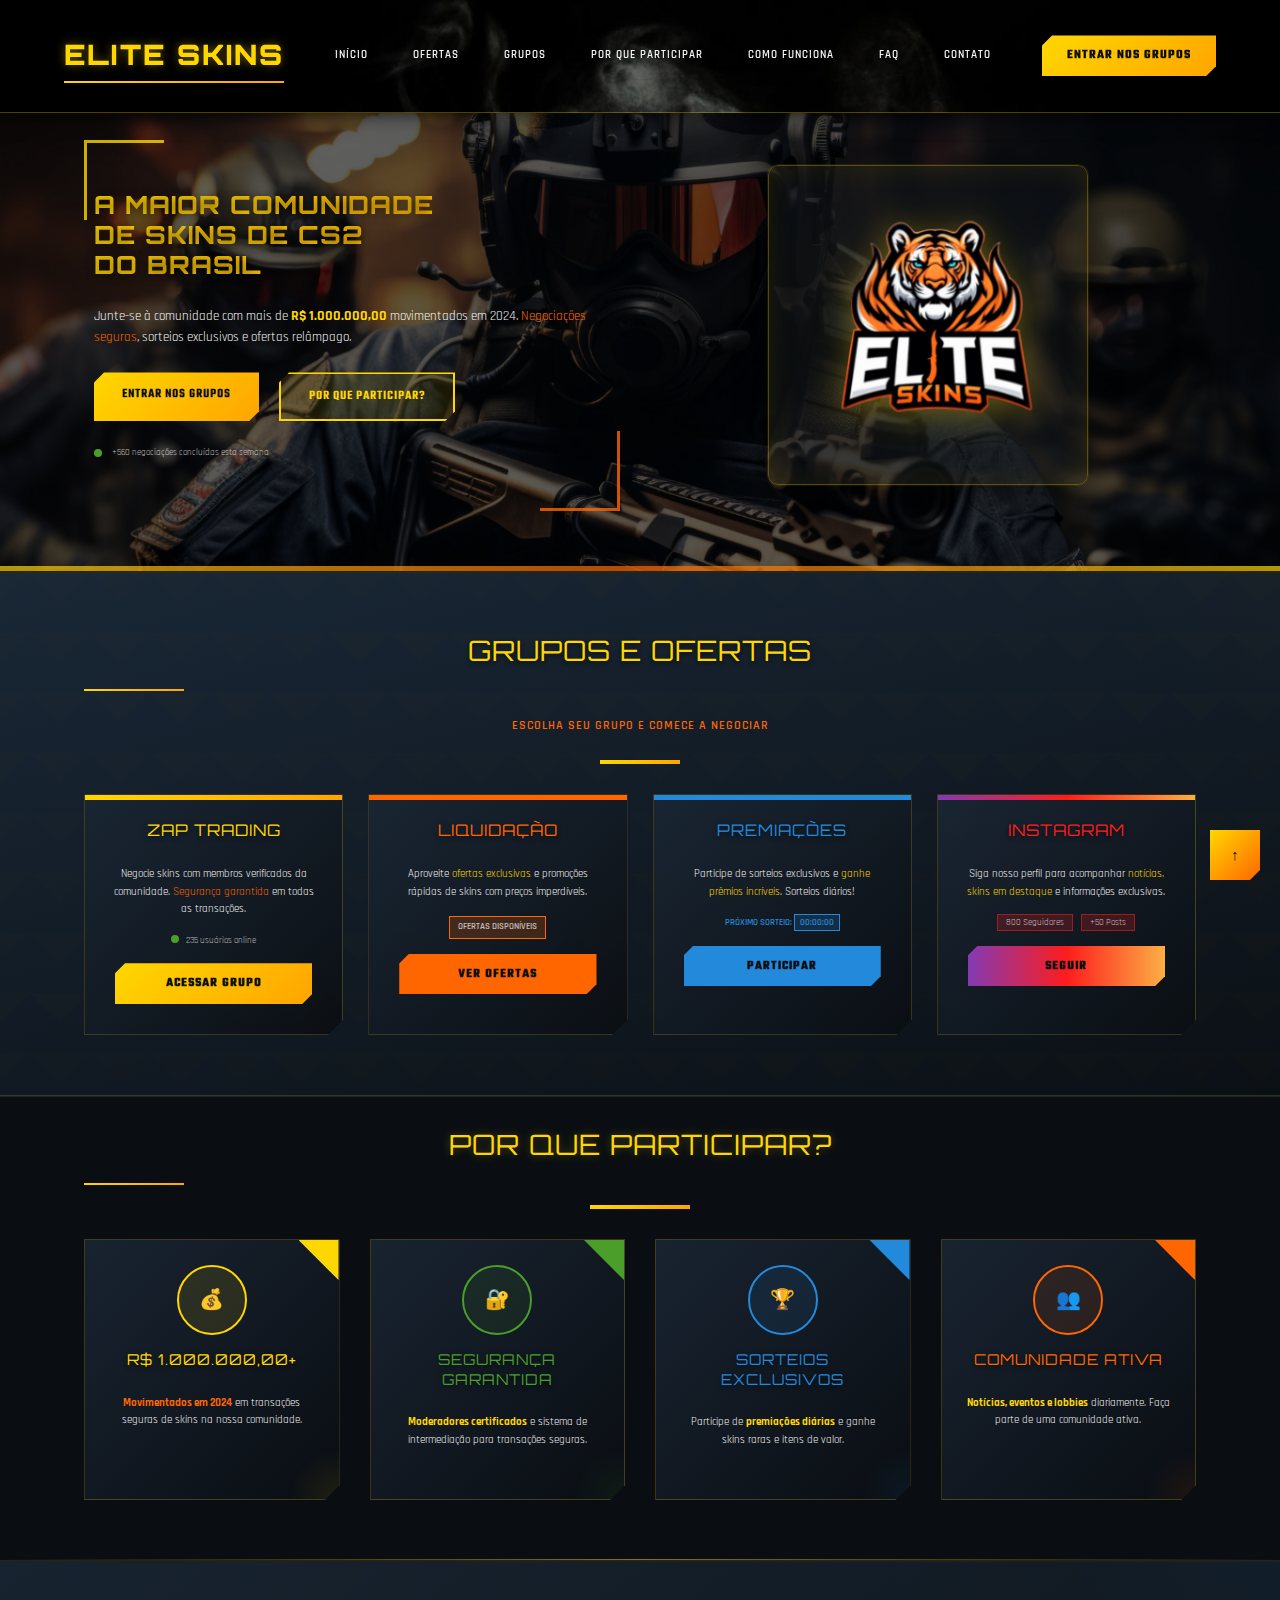
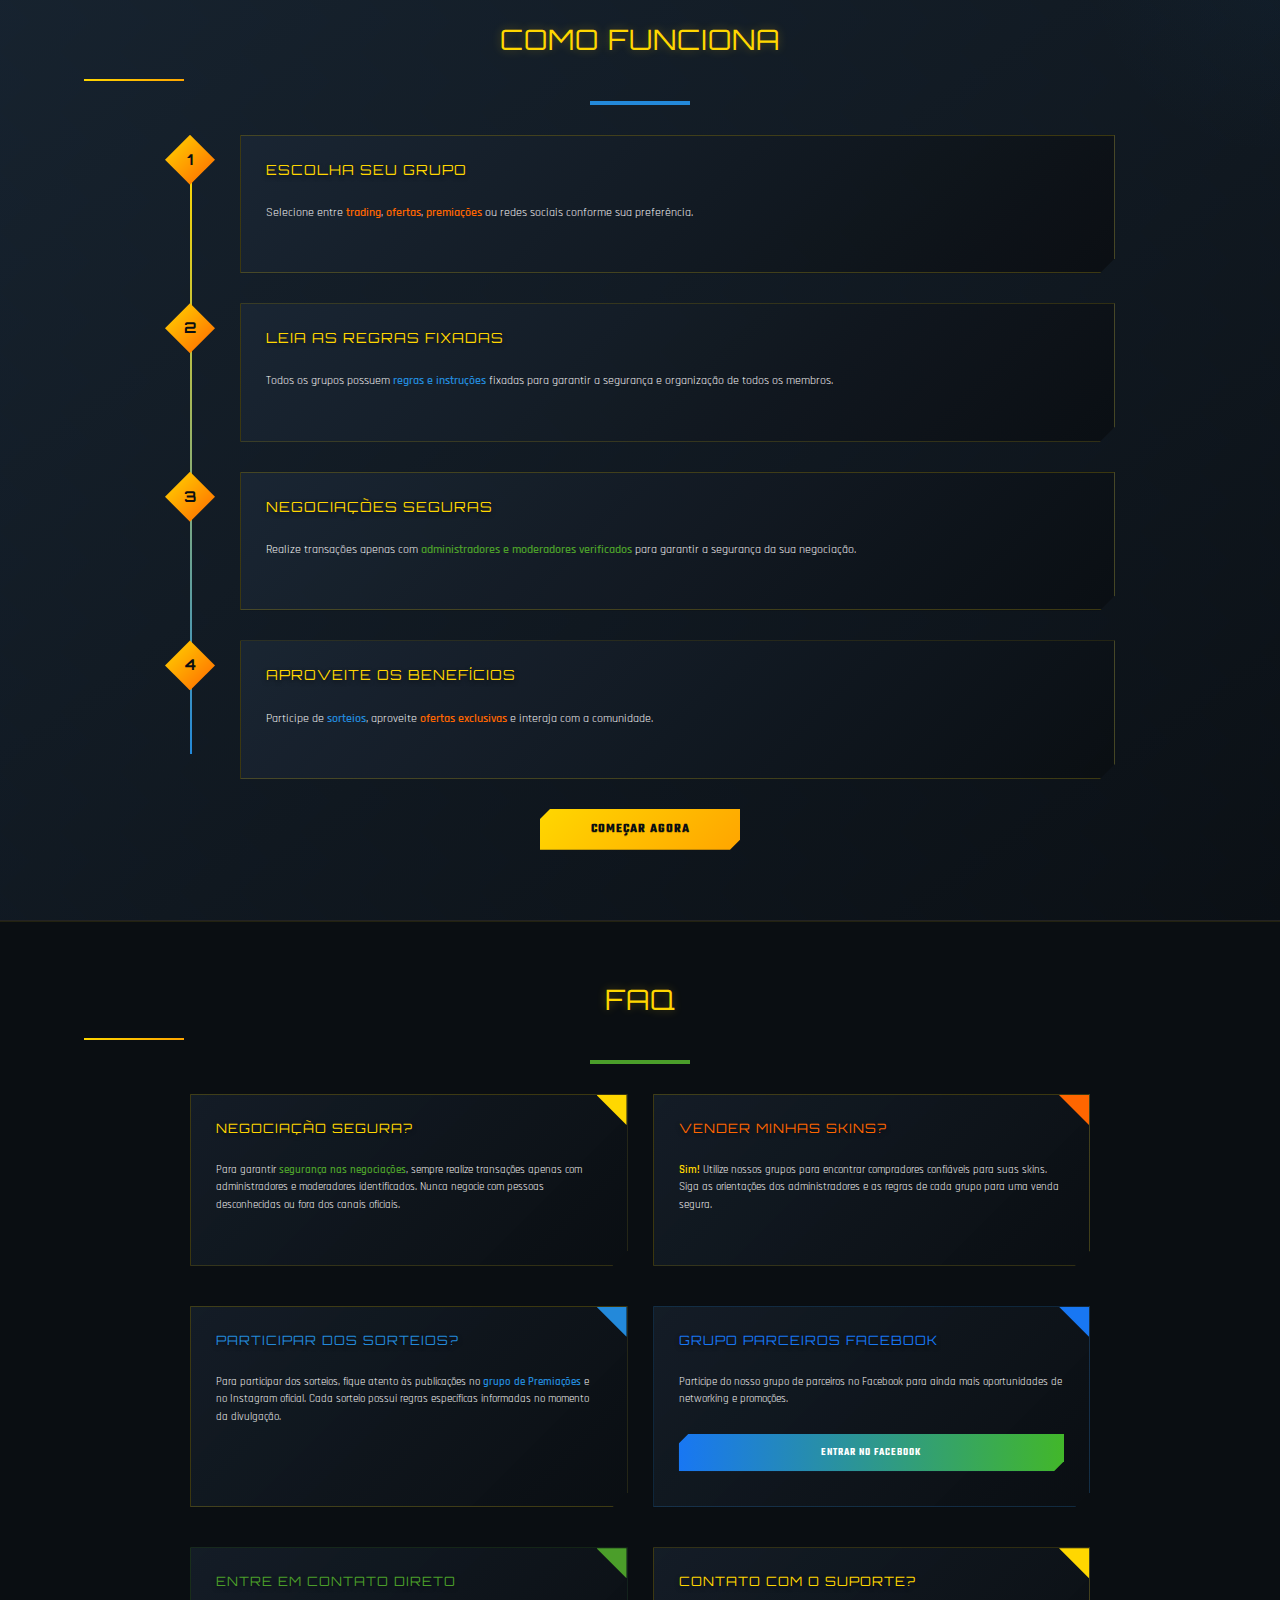
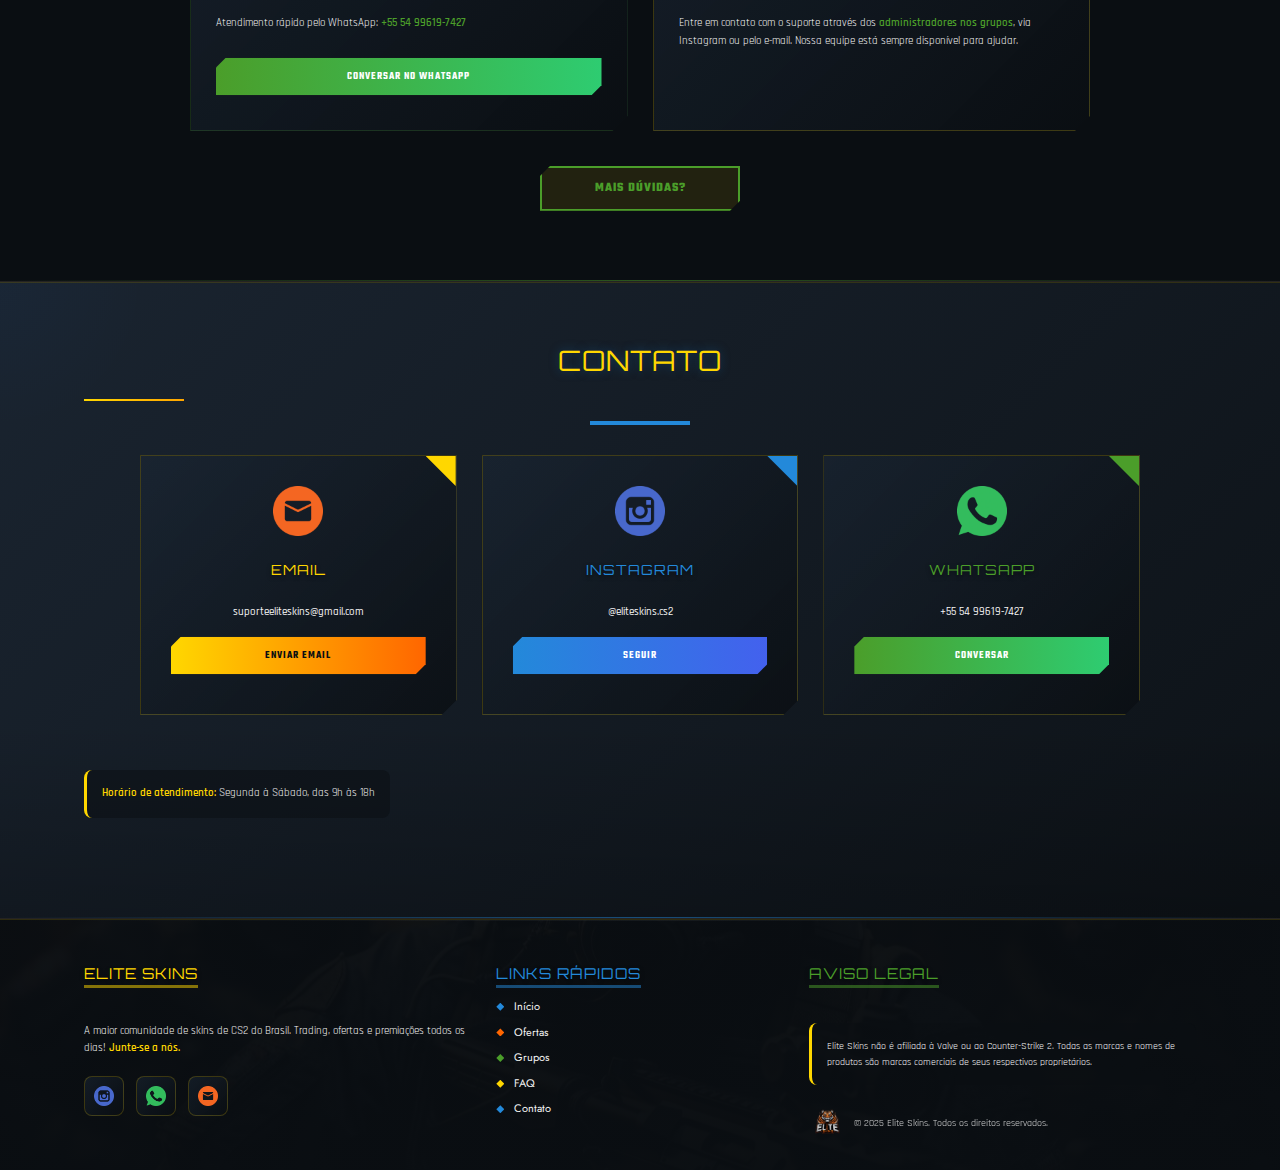
<file: index.html>
<!DOCTYPE html>
<html lang="pt-BR">

<head>
  <meta charset="UTF-8" />
  <meta name="viewport" content="width=device-width, initial-scale=1.0" />
  <link rel="shortcut icon" type="image/png" href="./images/favicon.png" />
  <title>Elite Skins | A maior comunidade de skins de CS2 do Brasil</title>
  <meta name="description" content="Elite Skins: Comunidade brasileira de troca e negociação de skins de Counter Strike 2. Trading, sorteios, premiações e ofertas." />
  <meta name="keywords" content="CS2, Counter Strike 2, skins, trading, comunidade, grupos, ofertas, premiações, sorteios" />
  <link rel="stylesheet" href="index.css" />
  <link rel="stylesheet" href="background.css" />
  <link rel="stylesheet" href="mobile.css" media="screen and (max-width: 768px)" />
  <link rel="preconnect" href="https://fonts.googleapis.com">
  <link rel="preconnect" href="https://fonts.gstatic.com" crossorigin>
  <link href="https://fonts.googleapis.com/css2?family=Rajdhani:wght@400;500;600;700&family=Orbitron:wght@400;500;600;700;800;900&family=Teko:wght@400;500;600;700&display=swap" rel="stylesheet">
  <style>
    :root {

    /* Correção global para botões rosados */
    .btn-gradient:hover, .btn-gradient:focus,
    .btn-cs2:hover, .btn-cs2:focus,
    .btn-pink:hover, .btn-pink:focus {
      background: var(--cs2-gradient-gold) !important;
      color: var(--cs2-bg-dark) !important;
      box-shadow: 0 6px 15px rgba(255, 215, 0, 0.4) !important;
    }
    .btn-blue:hover, .btn-blue:focus {
      background: linear-gradient(45deg, var(--cs2-info-blue), var(--cs2-secondary-blue)) !important;
      color: #fff !important;
      box-shadow: 0 6px 15px rgba(35, 137, 218, 0.4) !important;
    }
    .btn-green:hover, .btn-green:focus {
      background: linear-gradient(45deg, var(--cs2-accent-green), var(--cs2-bg-dark)) !important;
      color: #fff !important;
      box-shadow: 0 6px 15px rgba(75, 158, 42, 0.4) !important;
    }

      --cs2-primary-gold: #FFD700;
      --cs2-secondary-blue: #131E2B;
      --cs2-bg-dark: #0A0E12;
      --cs2-accent-orange: #FF6600;
      --cs2-text-light: #F5F5F5;
      --cs2-accent-green: #4B9E2A;
      --cs2-danger-red: #DD3333;
      --cs2-info-blue: #2389DA;
      --cs2-radial-dark: radial-gradient(circle at center, #182233 0%, #0A0E12 100%);
      --cs2-gradient-blue: linear-gradient(135deg, #131E2B 0%, #0A0E12 100%);
      --cs2-gradient-gold: linear-gradient(135deg, #FFD700 0%, #FFA500 100%);
      --cs2-glitch-border: 2px solid rgba(255, 215, 0, 0.6);
      --gamer-shadow: 0 0 15px rgba(255, 215, 0, 0.4);
    }
    
    * {
      box-sizing: border-box;
    }
    
    body {
      font-family: 'Rajdhani', sans-serif;
      background-color: var(--cs2-bg-dark);
      /* Background movido para o arquivo background.css */
      color: var(--cs2-text-light);
      margin: 0;
      padding: 0;
      line-height: 1.6;
      overflow-x: hidden;
    }
    
    .container {
      width: 90%;
      max-width: 1200px;
      margin: 0 auto;
      padding: 0 20px;
    }
    
    section {
      padding: 60px 0;
    }
    
    h1, h2, h3, h4 {
      margin: 0;
      line-height: 1.3;
      color: var(--cs2-primary-gold);
    }
    
    a {
      text-decoration: none;
      color: var(--cs2-primary-gold);
      transition: all 0.3s ease;
    }
    
    a:hover {
      color: var(--cs2-accent-orange);
      text-shadow: 0 0 8px rgba(255, 102, 0, 0.5);
    }
    
    .btn {
      display: inline-block;
      padding: 10px 25px;
      font-family: 'Teko', sans-serif;
      font-size: 1.3rem;
      font-weight: 700;
      text-align: center;
      cursor: pointer;
      text-transform: uppercase;
      letter-spacing: 1px;
      position: relative;
      overflow: hidden;
      transition: all 0.3s ease;
      box-shadow: 0 4px 10px rgba(0, 0, 0, 0.3);
      clip-path: polygon(10px 0, 100% 0, 100% calc(100% - 10px), calc(100% - 10px) 100%, 0 100%, 0 10px);
    }
    
    .btn-primary {
      background: var(--cs2-gradient-gold);
      color: var(--cs2-bg-dark);
      border: none;
      text-shadow: 0 1px 0 rgba(0,0,0,0.2);
    }
    
    .btn-primary:hover {
      background: var(--cs2-gradient-gold);
      transform: translateY(-2px);
      box-shadow: 0 6px 15px rgba(255, 215, 0, 0.4);
      color: var(--cs2-bg-dark);
    }
    
    .btn-outline {
      background-color: rgba(255, 215, 0, 0.1);
      border: 2px solid var(--cs2-primary-gold);
      color: var(--cs2-primary-gold);
    }
    
    .btn-outline:hover {
      background: var(--cs2-gradient-gold);
      color: var(--cs2-bg-dark);
      transform: translateY(-2px);
      box-shadow: 0 6px 15px rgba(255, 215, 0, 0.4);
      border-color: transparent;
    }
    
    .btn::after {
      content: '';
      position: absolute;
      height: 100%;
      width: 150px;
      top: 0;
      left: -150px;
      background: linear-gradient(90deg, transparent, rgba(255,255,255,0.4), transparent);
      transition: 0.5s;
    }
    
    .btn:hover::after {
      left: 100%;
    }
    
    h1, h2, h3, h4 {
      font-family: 'Orbitron', sans-serif;
      text-transform: uppercase;
      letter-spacing: 1px;
      color: var(--cs2-primary-gold);
      text-shadow: 0px 2px 4px rgba(0, 0, 0, 0.5);
    }
    
    h1 {
      font-size: 2.8rem;
      background: var(--cs2-gradient-gold);
      -webkit-background-clip: text;
      background-clip: text;
      -webkit-text-fill-color: transparent;
      font-weight: 800;
    }

    .header {
      background-color: rgba(19, 30, 43, 0.9);
      position: fixed;
      top: 0;
      left: 0;
      width: 100%;
      z-index: 100;
      box-shadow: 0 0 20px rgba(0, 0, 0, 0.8);
      height: auto;
      border-bottom: 1px solid rgba(255, 215, 0, 0.3);
      backdrop-filter: blur(10px);
    }
    
    .header-inner {
      display: flex;
      justify-content: space-between;
      align-items: center;
      padding: 12px 0;
    }
    
    .logo {
      font-family: 'Orbitron', sans-serif;
      font-size: 28px;
      font-weight: 900;
      color: var(--cs2-primary-gold);
      letter-spacing: 2px;
      text-transform: uppercase;
      position: relative;
      text-shadow: 0 0 10px rgba(255, 215, 0, 0.4);
      transition: all 0.3s ease;
    }
    
    .logo:hover {
      color: var(--cs2-primary-gold);
      text-shadow: 0 0 15px rgba(255, 215, 0, 0.7);
    }
    
    .logo::after {
      content: '';
      position: absolute;
      bottom: -5px;
      left: 0;
      width: 100%;
      height: 2px;
      background: var(--cs2-gradient-gold);
    }
    
    .nav {
      display: flex;
      gap: 25px;
    }
    
    .nav a {
      color: var(--cs2-text-light);
      font-weight: 600;
      font-family: 'Rajdhani', sans-serif;
      text-transform: uppercase;
      letter-spacing: 1px;
      position: relative;
      padding: 5px 10px;
      font-size: 1.1rem;
    }
    
    .nav a:hover {
      color: var(--cs2-primary-gold);
      text-shadow: 0 0 8px rgba(255, 215, 0, 0.5);
    }
    
    .nav a::before {
      content: '';
      position: absolute;
      bottom: 0;
      left: 10px;
      width: 0;
      height: 2px;
      background: var(--cs2-primary-gold);
      transition: width 0.3s ease;
    }
    
    .nav a:hover::before {
      width: calc(100% - 20px);
    }
  </style>
</head>

<body>
  <!-- ***** Header ***** -->
  <header class="header" id="top">
    <div class="container header-inner">
      <a href="#top" class="logo">Elite Skins</a>
      <nav class="nav">
        <a href="#top" class="scroll-top-link">Início</a>
        <a href="#ofertas">Ofertas</a>
        <a href="#grupos">Grupos</a>
        <a href="#por-que-participar">Por que Participar</a>
        <a href="#como-funciona">Como Funciona</a>
        <a href="#faq">FAQ</a>
        <a href="#contato">Contato</a>
      </nav>
      <a href="#grupos" class="btn btn-primary">Entrar nos Grupos</a>
    </div>
  </header>

  <main style="padding-top: 80px;">
  <!-- ***** Hero Section ***** -->
  <section class="hero" id="hero" style="padding-top:60px; padding-bottom:60px; position: relative; overflow: hidden;">

    <div class="container" style="display:grid; grid-template-columns: 1fr 1fr; gap:40px; position: relative; z-index: 1; max-width: 1200px; margin: 0 auto; padding: 0 20px;">
      <!-- Text Content Left Side -->
      <div style="position: relative; padding: 30px 0;">
        <!-- Corner accents -->
        <div style="position: absolute; top: 0; left: 0; width: 80px; height: 80px; border-top: 3px solid var(--cs2-primary-gold); border-left: 3px solid var(--cs2-primary-gold); opacity: 0.8;"></div>
        <div style="position: absolute; bottom: 0; right: 0; width: 80px; height: 80px; border-bottom: 3px solid var(--cs2-accent-orange); border-right: 3px solid var(--cs2-accent-orange); opacity: 0.8;"></div>
        
        <!-- Main content with padding for the corners -->
        <div style="padding: 20px 10px; position: relative;">
          <!-- Main heading -->
          <h1 style="font-family: 'Orbitron', sans-serif; font-size:2.5rem; margin-bottom:1.5rem; text-transform: uppercase; line-height: 1.2; text-shadow: 0 2px 10px rgba(0,0,0,0.5);">
            A MAIOR <span style="color: var(--cs2-primary-gold);">COMUNIDADE</span><br>
            <span style="color: var(--cs2-accent-orange);">DE SKINS DE CS2</span><br>
            DO BRASIL
          </h1>
          
          <!-- Descriptive paragraph -->
          <p style="font-size:1.25rem; margin-bottom:2.5rem; color:var(--cs2-text-light); font-family: 'Rajdhani', sans-serif; max-width: 500px; position: relative;">
            Junte-se à comunidade com mais de <span style="color:var(--cs2-primary-gold); font-weight:bold; font-size: 1.4rem;">R$ 1.000.000,00</span> movimentados em 2024. <span style="color: var(--cs2-accent-orange);">Negociações seguras</span>, sorteios exclusivos e ofertas relâmpago.
          </p>
          
          <!-- CTA Buttons -->
          <div style="display:flex; gap:20px; flex-wrap:wrap; margin-top: 1rem;">
            <a href="#grupos" class="btn btn-primary" style="font-weight: 600; padding: 12px 28px; letter-spacing: 1px;">ENTRAR NOS GRUPOS</a>
            <a href="#por-que-participar" class="btn btn-outline" style="font-weight: 600; padding: 12px 28px; letter-spacing: 1px;">POR QUE PARTICIPAR?</a>
          </div>

          <!-- Stats indicator -->
          <div style="margin-top: 2.5rem; display: flex; align-items: center;">
            <span style="display: inline-block; width: 8px; height: 8px; background: var(--cs2-accent-green); border-radius: 50%; animation: pulse 1.5s infinite; margin-right: 10px;"></span>
            <span style="color: rgba(255,255,255,0.7); font-family: 'Rajdhani', sans-serif; font-size: 0.9rem;">+560 negociações concluídas esta semana</span>
          </div>
        </div>
      </div>
      
      <!-- Logo Right Side -->
      <div style="display: flex; align-items: center; justify-content: center; position: relative;">
        <!-- Background glow effect -->
        <div style="position: absolute; top: 50%; left: 50%; transform: translate(-50%, -50%); width: 350px; height: 350px; background: radial-gradient(circle, rgba(255,215,0,0.1) 0%, transparent 70%); border-radius: 50%; z-index: -1;"></div>
        
        <!-- Logo container with border effect -->
        <div style="width: 320px; height: 320px; display: flex; align-items: center; justify-content: center; position: relative; background: rgba(15,20,25,0.5); border-radius: 10px; overflow: hidden; box-shadow: 0 10px 30px rgba(0,0,0,0.5), 0 0 0 1px rgba(255,215,0,0.1);">
          <!-- Border light effect -->
          <div style="position: absolute; inset: 0; border: 1px solid rgba(255,215,0,0.3); border-radius: 10px; box-shadow: inset 0 0 30px rgba(255,215,0,0.1); z-index: 0;"></div>
          
          <!-- Logo image with effects -->
          <img src="./images/elite_logo.png" alt="Elite Skins Logo" style="max-width: 88%; height: auto; filter: drop-shadow(0 5px 15px rgba(255,215,0,0.3)); transform: perspective(800px) rotateY(-5deg); transition: transform 0.5s ease; z-index: 1;">
        </div>
      </div>
    </div>
    
    <!-- Bottom accent line -->
    <div style="position: absolute; bottom: 0; left: 0; width: 100%; height: 5px; background: linear-gradient(90deg, var(--cs2-primary-gold), var(--cs2-accent-orange), var(--cs2-primary-gold)); opacity: 0.7;"></div>
  </section>

  <!-- ***** Seção de Grupos e Ofertas ***** -->
  <section id="ofertas" style="background: linear-gradient(165deg, #192736 0%, #0b1015 100%); position: relative; overflow: hidden; border-top: 1px solid rgba(255,215,0,0.1); border-bottom: 1px solid rgba(255,215,0,0.1); padding: 60px 0;">
    <!-- Material design subtle diagonal accent -->
    <div style="position: absolute; top: -100px; right: -100px; width: 300px; height: 300px; background: radial-gradient(circle at top right, rgba(255,147,0,0.03) 0%, transparent 70%); z-index: 0;"></div>
    
    <!-- Material design light patterns -->
    <div style="position: absolute; top: 0; left: 0; width: 100%; height: 100%; background-image: linear-gradient(135deg, rgba(255,215,0,0.02) 25%, transparent 25%), linear-gradient(225deg, rgba(255,215,0,0.02) 25%, transparent 25%); background-size: 60px 60px; opacity: 0.5; z-index: 0;"></div>
    
    <div class="container" style="position: relative; z-index: 1;">
      <div style="text-align:center; margin-bottom:3rem; position: relative;">
        
        <h2 id="grupos" style="text-align:center; margin-bottom:0.5rem; font-size: 2.8rem; text-transform: uppercase;">Grupos e Ofertas</h2>
        <p style="color: var(--cs2-accent-orange); font-family: 'Rajdhani', sans-serif; font-weight: 600; font-size: 1.2rem; letter-spacing: 1px; text-transform: uppercase;">Escolha seu grupo e comece a negociar</p>
        <div style="width: 80px; height: 4px; background: var(--cs2-gradient-gold); margin: 1rem auto;"></div>
      </div>
      
      <div style="display:grid; grid-template-columns:repeat(4, 1fr); gap:25px; overflow-x: auto;">
        <!-- Card Trading -->
        <div style="background: linear-gradient(135deg, rgba(26,38,52,0.9) 0%, rgba(10,14,18,0.9) 100%); clip-path: polygon(0 0, 100% 0, 100% calc(100% - 15px), calc(100% - 15px) 100%, 0 100%); padding: 0; text-align:center; box-shadow: 0 8px 20px rgba(0,0,0,0.4); position: relative; border: 1px solid rgba(255,215,0,0.2); transform: translateY(0); transition: transform 0.3s ease, box-shadow 0.3s ease; overflow: hidden;">
          
          <div style="width: 100%; height: 5px; background: var(--cs2-gradient-gold);"></div>
          
          <div style="padding: 20px 25px;">
            
            
            <h3 style="font-family: 'Orbitron', sans-serif; color:var(--cs2-primary-gold); margin-bottom:1rem; letter-spacing: 1px; font-size: 1.6rem;">ZAP TRADING</h3>
            
            <p style="margin-bottom:1.5rem; color:var(--cs2-text-light); font-family: 'Rajdhani', sans-serif; font-size: 1.1rem;">Negocie skins com membros verificados da comunidade. <span style="color:var(--cs2-accent-orange);">Segurança garantida</span> em todas as transações.</p>
            
            <!-- Blinking user count -->
            <div style="margin: 1rem 0; font-family: 'Rajdhani', sans-serif; color: rgba(255,255,255,0.7); font-size: 0.9rem;">
              <span style="display: inline-block; width: 8px; height: 8px; background: var(--cs2-accent-green); border-radius: 50%; animation: pulse 1.5s infinite; margin-right: 5px;"></span> 235 usuários online
            </div>
            
            <a href="https://chat.whatsapp.com/HPgJ81jQeXLDYGdMK9rTtI" target="_blank" class="btn btn-primary" style="width: calc(100% - 10px); margin-top: 0.5rem;">ACESSAR GRUPO</a>
          </div>
          
          <!-- Hover effect -->
          <div style="position: absolute; top: 0; left: 0; width: 100%; height: 100%; background: linear-gradient(135deg, rgba(255,215,0,0.1) 0%, transparent 100%); opacity: 0; transition: opacity 0.3s ease; z-index: -1;"></div>
        </div>
        
        <!-- Card Liquidação -->
        <div style="background: linear-gradient(135deg, rgba(26,38,52,0.9) 0%, rgba(10,14,18,0.9) 100%); clip-path: polygon(0 0, 100% 0, 100% calc(100% - 15px), calc(100% - 15px) 100%, 0 100%); padding: 0; text-align:center; box-shadow: 0 8px 20px rgba(0,0,0,0.4); position: relative; border: 1px solid rgba(255,215,0,0.2); transform: translateY(0); transition: transform 0.3s ease, box-shadow 0.3s ease; overflow: hidden;">
          
          <div style="width: 100%; height: 5px; background: var(--cs2-accent-orange);"></div>
          
          <div style="padding: 20px 25px;">
            
            
            <h3 style="font-family: 'Orbitron', sans-serif; color:var(--cs2-accent-orange); margin-bottom:1rem; letter-spacing: 1px; font-size: 1.6rem;">LIQUIDAÇÃO</h3>
            
            <p style="margin-bottom:1.5rem; color:var(--cs2-text-light); font-family: 'Rajdhani', sans-serif; font-size: 1.1rem;">Aproveite <span style="color:var(--cs2-primary-gold);">ofertas exclusivas</span> e promoções rápidas de skins com preços imperdíveis.</p>
            
            <!-- Blinking offer -->
            <div style="margin: 1rem 0; font-family: 'Rajdhani', sans-serif; color: rgba(255,255,255,0.7); font-size: 0.9rem;">
              <span style="display: inline-block; padding: 3px 8px; background: rgba(255,102,0,0.2); border: 1px solid var(--cs2-accent-orange); animation: blink 2s infinite; font-weight: 600;">OFERTAS DISPONÍVEIS</span>
            </div>
            
            <a href="https://chat.whatsapp.com/LUPaj6Eiw4NAdtwhFnhhXJ" target="_blank" class="btn btn-primary" style="background: var(--cs2-accent-orange); width: calc(100% - 10px); margin-top: 0.5rem;">VER OFERTAS</a>
          </div>
        </div>
        
        <!-- Card Premiações -->
        <div style="background: linear-gradient(135deg, rgba(26,38,52,0.9) 0%, rgba(10,14,18,0.9) 100%); clip-path: polygon(0 0, 100% 0, 100% calc(100% - 15px), calc(100% - 15px) 100%, 0 100%); padding: 0; text-align:center; box-shadow: 0 8px 20px rgba(0,0,0,0.4); position: relative; border: 1px solid rgba(255,215,0,0.2); transform: translateY(0); transition: transform 0.3s ease, box-shadow 0.3s ease; overflow: hidden;">
          
          <div style="width: 100%; height: 5px; background: var(--cs2-info-blue);"></div>
          
          <div style="padding: 20px 25px;">
            
            
            <h3 style="font-family: 'Orbitron', sans-serif; color:var(--cs2-info-blue); margin-bottom:1rem; letter-spacing: 1px; font-size: 1.6rem;">PREMIAÇÕES</h3>
            
            <p style="margin-bottom:1.5rem; color:var(--cs2-text-light); font-family: 'Rajdhani', sans-serif; font-size: 1.1rem;">Participe de sorteios exclusivos e <span style="color:var(--cs2-primary-gold);">ganhe prêmios incríveis</span>. Sorteios diários!</p>
            
            <!-- Timer countdown -->
            <div style="margin: 1rem 0; font-family: 'Rajdhani', sans-serif; color: var(--cs2-info-blue); font-size: 0.9rem; font-weight: 600;">
              PRÓXIMO SORTEIO: <span id="countdown-sorteio" style="background: rgba(35,137,218,0.2); padding: 2px 5px; border: 1px solid var(--cs2-info-blue);">06:00:00</span>
            </div>
            
            <a href="https://chat.whatsapp.com/JFq53Ra06vV5qmakTSyTan" target="_blank" class="btn btn-primary" style="background: var(--cs2-info-blue); width: calc(100% - 10px); margin-top: 0.5rem;">PARTICIPAR</a>
          </div>
        </div>
        
        <!-- Card Instagram -->
        <div style="background: linear-gradient(135deg, rgba(26,38,52,0.9) 0%, rgba(10,14,18,0.9) 100%); clip-path: polygon(0 0, 100% 0, 100% calc(100% - 15px), calc(100% - 15px) 100%, 0 100%); padding: 0; text-align:center; box-shadow: 0 8px 20px rgba(0,0,0,0.4); position: relative; border: 1px solid rgba(255,215,0,0.2); transform: translateY(0); transition: transform 0.3s ease, box-shadow 0.3s ease; overflow: hidden;">
          
          <div style="width: 100%; height: 5px; background: linear-gradient(90deg, #833AB4, #FD1D1D, #FCAF45);"></div>
          
          <div style="padding: 20px 25px;">
            
            
            <h3 style="font-family: 'Orbitron', sans-serif; color:#FD1D1D; margin-bottom:1rem; letter-spacing: 1px; font-size: 1.6rem;">INSTAGRAM</h3>
            
            <p style="margin-bottom:1.5rem; color:var(--cs2-text-light); font-family: 'Rajdhani', sans-serif; font-size: 1.1rem;">Siga nosso perfil para acompanhar <span style="color:var(--cs2-primary-gold);">notícias, skins em destaque</span> e informações exclusivas.</p>
            
            <!-- Social stats -->
            <div style="margin: 1rem 0; font-family: 'Rajdhani', sans-serif; color: rgba(255,255,255,0.7); font-size: 0.9rem;">
              <span style="padding: 2px 8px; background: rgba(253,29,29,0.2); margin: 0 3px; border: 1px solid rgba(253,29,29,0.5);">800 Seguidores</span>
              <span style="padding: 2px 8px; background: rgba(253,29,29,0.2); margin: 0 3px; border: 1px solid rgba(253,29,29,0.5);">+50 Posts</span>
            </div>
            
            <a href="https://www.instagram.com/eliteskins1" target="_blank" class="btn btn-primary" style="background: linear-gradient(90deg, #833AB4, #FD1D1D, #FCAF45); width: calc(100% - 10px); margin-top: 0.5rem;">SEGUIR</a>
          </div>
        </div>
      </div>
    </div>
    
    <style>
      @keyframes pulse {
        0% { opacity: 0.4; }
        50% { opacity: 1; }
        100% { opacity: 0.4; }
      }
      
      @keyframes blink {
        0% { opacity: 0.6; }
        50% { opacity: 1; }
        100% { opacity: 0.6; }
      }
    </style>
  </section>

  <!-- ***** Por que participar? ***** -->
  <section id="por-que-participar" style="position: relative; border-top: 1px solid rgba(255,215,0,0.1); padding-top: 30px; overflow: hidden;">
    <div class="container" style="position: relative; z-index: 1;">
      <div style="text-align:center; margin-bottom:3rem; position: relative;">
        
        <h2 style="text-align:center; margin-bottom:0.5rem; font-size: 2.8rem; text-transform: uppercase; text-shadow: 0 0 10px rgba(255,215,0,0.3);">Por que participar?</h2>
        <div style="width: 100px; height: 4px; background: var(--cs2-gradient-gold); margin: 1rem auto;"></div>
      </div>
      
      <div style="display:flex; flex-wrap:wrap; gap:30px; justify-content:center;">
        <!-- Card 1 - Movimentau00e7u00e3o -->
        <div style="flex:1 1 250px; background: linear-gradient(135deg, rgba(26,38,52,0.9) 0%, rgba(10,14,18,0.9) 100%); padding: 25px; box-shadow: 0 15px 30px rgba(0,0,0,0.3); clip-path: polygon(0 0, 100% 0, 100% calc(100% - 15px), calc(100% - 15px) 100%, 0 100%); border: 1px solid rgba(255,215,0,0.2); position: relative; overflow: hidden; transform: translateY(0); transition: transform 0.3s ease, box-shadow 0.3s ease;">
          
          <!-- Decorative corner -->
          <div style="position: absolute; top: 0; right: 0; width: 40px; height: 40px; background: var(--cs2-primary-gold); clip-path: polygon(100% 0, 0 0, 100% 100%);"></div>
          
          <div style="position: relative; z-index: 1;">
            <div style="width: 70px; height: 70px; margin: 0 auto 1.5rem auto; background: rgba(255,215,0,0.1); border: 2px solid var(--cs2-primary-gold); border-radius: 50%; display: flex; align-items: center; justify-content: center;">
              <span style="font-size:2rem; color:var(--cs2-primary-gold);">&#128176;</span>
            </div>
            
            <h3 style="font-family: 'Orbitron', sans-serif; color:var(--cs2-primary-gold); text-align:center; margin-bottom:1rem; font-size: 1.5rem; text-transform: uppercase; letter-spacing: 1px;">R$ 1.000.000,00+</h3>
            
            <p style="color:var(--cs2-text-light); text-align:center; font-family: 'Rajdhani', sans-serif; font-size: 1.1rem;">
              <span style="color: var(--cs2-accent-orange); font-weight: bold;">Movimentados em 2024</span> em transações seguras de skins na nossa comunidade.
            </p>
          </div>
          
          <!-- Glow effect on hover -->
          <div style="position: absolute; bottom: -50px; right: -50px; width: 100px; height: 100px; background: radial-gradient(circle, rgba(255,215,0,0.3) 0%, transparent 70%); opacity: 0.3; z-index: 0;"></div>
        </div>
        
        <!-- Card 2 - Segurança -->
        <div style="flex:1 1 250px; background: linear-gradient(135deg, rgba(26,38,52,0.9) 0%, rgba(10,14,18,0.9) 100%); padding: 25px; box-shadow: 0 15px 30px rgba(0,0,0,0.3); clip-path: polygon(0 0, 100% 0, 100% calc(100% - 15px), calc(100% - 15px) 100%, 0 100%); border: 1px solid rgba(255,215,0,0.2); position: relative; overflow: hidden; transform: translateY(0); transition: transform 0.3s ease, box-shadow 0.3s ease;">
          
          <!-- Decorative corner -->
          <div style="position: absolute; top: 0; right: 0; width: 40px; height: 40px; background: var(--cs2-accent-green); clip-path: polygon(100% 0, 0 0, 100% 100%);"></div>
          
          <div style="position: relative; z-index: 1;">
            <div style="width: 70px; height: 70px; margin: 0 auto 1.5rem auto; background: rgba(75,158,42,0.1); border: 2px solid var(--cs2-accent-green); border-radius: 50%; display: flex; align-items: center; justify-content: center;">
              <span style="font-size:2rem; color:var(--cs2-accent-green);">&#128272;</span>
            </div>
            
            <h3 style="font-family: 'Orbitron', sans-serif; color:var(--cs2-accent-green); text-align:center; margin-bottom:1rem; font-size: 1.5rem; text-transform: uppercase; letter-spacing: 1px;">Segurança Garantida</h3>
            
            <p style="color:var(--cs2-text-light); text-align:center; font-family: 'Rajdhani', sans-serif; font-size: 1.1rem;">
              <span style="color: var(--cs2-primary-gold); font-weight: bold;">Moderadores certificados</span> e sistema de intermediação para transações seguras.
            </p>
          </div>
          
          <!-- Glow effect on hover -->
          <div style="position: absolute; bottom: -50px; right: -50px; width: 100px; height: 100px; background: radial-gradient(circle, rgba(75,158,42,0.3) 0%, transparent 70%); opacity: 0.3; z-index: 0;"></div>
        </div>
        
        <!-- Card 3 - Sorteios -->
        <div style="flex:1 1 250px; background: linear-gradient(135deg, rgba(26,38,52,0.9) 0%, rgba(10,14,18,0.9) 100%); padding: 25px; box-shadow: 0 15px 30px rgba(0,0,0,0.3); clip-path: polygon(0 0, 100% 0, 100% calc(100% - 15px), calc(100% - 15px) 100%, 0 100%); border: 1px solid rgba(255,215,0,0.2); position: relative; overflow: hidden; transform: translateY(0); transition: transform 0.3s ease, box-shadow 0.3s ease;">
          
          <!-- Decorative corner -->
          <div style="position: absolute; top: 0; right: 0; width: 40px; height: 40px; background: var(--cs2-info-blue); clip-path: polygon(100% 0, 0 0, 100% 100%);"></div>
          
          <div style="position: relative; z-index: 1;">
            <div style="width: 70px; height: 70px; margin: 0 auto 1.5rem auto; background: rgba(35,137,218,0.1); border: 2px solid var(--cs2-info-blue); border-radius: 50%; display: flex; align-items: center; justify-content: center;">
              <span style="font-size:2rem; color:var(--cs2-info-blue);">&#127942;</span>
            </div>
            
            <h3 style="font-family: 'Orbitron', sans-serif; color:var(--cs2-info-blue); text-align:center; margin-bottom:1rem; font-size: 1.5rem; text-transform: uppercase; letter-spacing: 1px;">Sorteios Exclusivos</h3>
            
            <p style="color:var(--cs2-text-light); text-align:center; font-family: 'Rajdhani', sans-serif; font-size: 1.1rem;">
              Participe de <span style="color: var(--cs2-primary-gold); font-weight: bold;">premiações diárias</span> e ganhe skins raras e itens de valor.
            </p>
          </div>
          
          <!-- Glow effect on hover -->
          <div style="position: absolute; bottom: -50px; right: -50px; width: 100px; height: 100px; background: radial-gradient(circle, rgba(35,137,218,0.3) 0%, transparent 70%); opacity: 0.3; z-index: 0;"></div>
        </div>
        
        <!-- Card 4 - Comunidade -->
        <div style="flex:1 1 250px; background: linear-gradient(135deg, rgba(26,38,52,0.9) 0%, rgba(10,14,18,0.9) 100%); padding: 25px; box-shadow: 0 15px 30px rgba(0,0,0,0.3); clip-path: polygon(0 0, 100% 0, 100% calc(100% - 15px), calc(100% - 15px) 100%, 0 100%); border: 1px solid rgba(255,215,0,0.2); position: relative; overflow: hidden; transform: translateY(0); transition: transform 0.3s ease, box-shadow 0.3s ease;">
          
          <!-- Decorative corner -->
          <div style="position: absolute; top: 0; right: 0; width: 40px; height: 40px; background: var(--cs2-accent-orange); clip-path: polygon(100% 0, 0 0, 100% 100%);"></div>
          
          <div style="position: relative; z-index: 1;">
            <div style="width: 70px; height: 70px; margin: 0 auto 1.5rem auto; background: rgba(255,102,0,0.1); border: 2px solid var(--cs2-accent-orange); border-radius: 50%; display: flex; align-items: center; justify-content: center;">
              <span style="font-size:2rem; color:var(--cs2-accent-orange);">&#128101;</span>
            </div>
            
            <h3 style="font-family: 'Orbitron', sans-serif; color:var(--cs2-accent-orange); text-align:center; margin-bottom:1rem; font-size: 1.5rem; text-transform: uppercase; letter-spacing: 1px;">Comunidade Ativa</h3>
            
            <p style="color:var(--cs2-text-light); text-align:center; font-family: 'Rajdhani', sans-serif; font-size: 1.1rem;">
              <span style="color: var(--cs2-primary-gold); font-weight: bold;">Notícias, eventos e lobbies</span> diariamente. Faça parte de uma comunidade ativa.
            </p>
          </div>
          
          <!-- Glow effect on hover -->
          <div style="position: absolute; bottom: -50px; right: -50px; width: 100px; height: 100px; background: radial-gradient(circle, rgba(255,102,0,0.3) 0%, transparent 70%); opacity: 0.3; z-index: 0;"></div>
        </div>
      </div>
      

    </div>
    
    <!-- Bottom accent line -->
    <div style="position: absolute; bottom: 0; left: 0; width: 100%; height: 1px; background: linear-gradient(90deg, transparent, var(--cs2-primary-gold), transparent); opacity: 0.5;"></div>
  </section>
  
  <!-- ***** Como Funciona ***** -->
  <section id="como-funciona" style="position: relative; overflow: hidden; border-top: 1px solid rgba(255,215,0,0.1); padding: 60px 0;">
    <!-- Material design background -->
    <div style="position: absolute; top: 0; left: 0; width: 100%; height: 100%; background: linear-gradient(145deg, #17232f 0%, #0b1015 100%); z-index: 0;"></div>
    
    <!-- Material design light effect -->
    <div style="position: absolute; top: -200px; right: -200px; width: 400px; height: 400px; background: radial-gradient(circle, rgba(35,137,218,0.04) 0%, transparent 70%); z-index: 0;"></div>
    
    <!-- Material design subtle pattern -->
    <div style="position: absolute; top: 0; left: 0; width: 100%; height: 100%; background-image: linear-gradient(45deg, rgba(35,137,218,0.02) 25%, transparent 25%), linear-gradient(135deg, rgba(35,137,218,0.02) 25%, transparent 25%); background-size: 60px 60px; opacity: 0.3; z-index: 0;"></div>
    
    <div class="container" style="position: relative; z-index: 1;">
      <div style="text-align:center; margin-bottom:3rem; position: relative;">
        
        <h2 style="text-align:center; margin-bottom:0.5rem; font-size: 2.8rem; text-transform: uppercase; text-shadow: 0 0 10px rgba(255,215,0,0.3);">Como Funciona</h2>
        <div style="width: 100px; height: 4px; background: var(--cs2-info-blue); margin: 1rem auto;"></div>
      </div>
      
      <div style="max-width:950px; margin:0 auto; position: relative;">
        <!-- Path track line -->
        <div style="position: absolute; top: 25px; bottom: 25px; left: 25px; width: 2px; background: linear-gradient(to bottom, var(--cs2-primary-gold), var(--cs2-info-blue)); z-index: 0;"></div>
        
        <!-- Step 1 -->
        <div style="display:flex; align-items:flex-start; margin-bottom:3rem; gap:2.5rem; flex-wrap:wrap; position: relative;">
          <div style="min-width:50px; width:50px; height:50px; background: linear-gradient(135deg, var(--cs2-primary-gold) 0%, var(--cs2-accent-orange) 100%); color:var(--cs2-bg-dark); display:flex; align-items:center; justify-content:center; font-family: 'Orbitron', sans-serif; font-size:1.5rem; font-weight:bold; clip-path: polygon(50% 0%, 100% 50%, 50% 100%, 0% 50%); box-shadow: 0 0 20px rgba(255,215,0,0.4); z-index: 1;">1</div>
          
          <div style="flex:1; min-width:250px; background: linear-gradient(135deg, rgba(26,38,52,0.9) 0%, rgba(10,14,18,0.9) 100%); padding: 25px; clip-path: polygon(0 0, 100% 0, 100% calc(100% - 15px), calc(100% - 15px) 100%, 0 100%); border: 1px solid rgba(255,215,0,0.2); box-shadow: 0 10px 25px rgba(0,0,0,0.3);">
            <h3 style="font-family: 'Orbitron', sans-serif; color:var(--cs2-primary-gold); margin-bottom:1rem; font-size: 1.4rem; text-transform: uppercase; letter-spacing: 1px;">Escolha seu grupo</h3>
            
            <p style="font-family: 'Rajdhani', sans-serif; font-size: 1.15rem; color:var(--cs2-text-light);">Selecione entre <span style="color:var(--cs2-accent-orange); font-weight:600;">trading</span>, <span style="color:var(--cs2-accent-orange); font-weight:600;">ofertas</span>, <span style="color:var(--cs2-accent-orange); font-weight:600;">premiações</span> ou redes sociais conforme sua preferência.</p>
            
            
          </div>
        </div>
        
        <!-- Step 2 -->
        <div style="display:flex; align-items:flex-start; margin-bottom:3rem; gap:2.5rem; flex-wrap:wrap; position: relative;">
          <div style="min-width:50px; width:50px; height:50px; background: linear-gradient(135deg, var(--cs2-primary-gold) 0%, var(--cs2-accent-orange) 100%); color:var(--cs2-bg-dark); display:flex; align-items:center; justify-content:center; font-family: 'Orbitron', sans-serif; font-size:1.5rem; font-weight:bold; clip-path: polygon(50% 0%, 100% 50%, 50% 100%, 0% 50%); box-shadow: 0 0 20px rgba(255,215,0,0.4); z-index: 1;">2</div>
          
          <div style="flex:1; min-width:250px; background: linear-gradient(135deg, rgba(26,38,52,0.9) 0%, rgba(10,14,18,0.9) 100%); padding: 25px; clip-path: polygon(0 0, 100% 0, 100% calc(100% - 15px), calc(100% - 15px) 100%, 0 100%); border: 1px solid rgba(255,215,0,0.2); box-shadow: 0 10px 25px rgba(0,0,0,0.3);">
            <h3 style="font-family: 'Orbitron', sans-serif; color:var(--cs2-primary-gold); margin-bottom:1rem; font-size: 1.4rem; text-transform: uppercase; letter-spacing: 1px;">Leia as regras fixadas</h3>
            
            <p style="font-family: 'Rajdhani', sans-serif; font-size: 1.15rem; color:var(--cs2-text-light);">Todos os grupos possuem <span style="color:var(--cs2-info-blue); font-weight:600;">regras e instruções</span> fixadas para garantir a segurança e organização de todos os membros.</p>
            
            
          </div>
        </div>
        
        <!-- Step 3 -->
        <div style="display:flex; align-items:flex-start; margin-bottom:3rem; gap:2.5rem; flex-wrap:wrap; position: relative;">
          <div style="min-width:50px; width:50px; height:50px; background: linear-gradient(135deg, var(--cs2-primary-gold) 0%, var(--cs2-accent-orange) 100%); color:var(--cs2-bg-dark); display:flex; align-items:center; justify-content:center; font-family: 'Orbitron', sans-serif; font-size:1.5rem; font-weight:bold; clip-path: polygon(50% 0%, 100% 50%, 50% 100%, 0% 50%); box-shadow: 0 0 20px rgba(255,215,0,0.4); z-index: 1;">3</div>
          
          <div style="flex:1; min-width:250px; background: linear-gradient(135deg, rgba(26,38,52,0.9) 0%, rgba(10,14,18,0.9) 100%); padding: 25px; clip-path: polygon(0 0, 100% 0, 100% calc(100% - 15px), calc(100% - 15px) 100%, 0 100%); border: 1px solid rgba(255,215,0,0.2); box-shadow: 0 10px 25px rgba(0,0,0,0.3);">
            <h3 style="font-family: 'Orbitron', sans-serif; color:var(--cs2-primary-gold); margin-bottom:1rem; font-size: 1.4rem; text-transform: uppercase; letter-spacing: 1px;">Negociações seguras</h3>
            
            <p style="font-family: 'Rajdhani', sans-serif; font-size: 1.15rem; color:var(--cs2-text-light);">Realize transações apenas com <span style="color:var(--cs2-accent-green); font-weight:600;">administradores e moderadores verificados</span> para garantir a segurança da sua negociação.</p>
            
            
          </div>
        </div>
        
        <!-- Step 4 -->
        <div style="display:flex; align-items:flex-start; margin-bottom:2rem; gap:2.5rem; flex-wrap:wrap; position: relative;">
          <div style="min-width:50px; width:50px; height:50px; background: linear-gradient(135deg, var(--cs2-primary-gold) 0%, var(--cs2-accent-orange) 100%); color:var(--cs2-bg-dark); display:flex; align-items:center; justify-content:center; font-family: 'Orbitron', sans-serif; font-size:1.5rem; font-weight:bold; clip-path: polygon(50% 0%, 100% 50%, 50% 100%, 0% 50%); box-shadow: 0 0 20px rgba(255,215,0,0.4); z-index: 1;">4</div>
          
          <div style="flex:1; min-width:250px; background: linear-gradient(135deg, rgba(26,38,52,0.9) 0%, rgba(10,14,18,0.9) 100%); padding: 25px; clip-path: polygon(0 0, 100% 0, 100% calc(100% - 15px), calc(100% - 15px) 100%, 0 100%); border: 1px solid rgba(255,215,0,0.2); box-shadow: 0 10px 25px rgba(0,0,0,0.3);">
            <h3 style="font-family: 'Orbitron', sans-serif; color:var(--cs2-primary-gold); margin-bottom:1rem; font-size: 1.4rem; text-transform: uppercase; letter-spacing: 1px;">Aproveite os benefícios</h3>
            
            <p style="font-family: 'Rajdhani', sans-serif; font-size: 1.15rem; color:var(--cs2-text-light);">Participe de <span style="color:var(--cs2-info-blue); font-weight:600;">sorteios</span>, aproveite <span style="color:var(--cs2-accent-orange); font-weight:600;">ofertas exclusivas</span> e interaja com a comunidade.</p>
            
            
          </div>
        </div>
      </div>
      
      <!-- Action button -->
      <div style="text-align: center; margin-top: 3rem;">
        <a href="#grupos" class="btn btn-primary" style="min-width: 200px;">COMEÇAR AGORA</a>
      </div>
    </div>
  </section>
  
  <!-- ***** FAQ ***** -->
  <section id="faq" style="position: relative; overflow: hidden; border-top: 1px solid rgba(255,215,0,0.1); padding: 60px 0;">
    

    
    <div class="container" style="position: relative; z-index: 1;">
      <div style="text-align:center; margin-bottom:3rem;">
        
        <h2 style="text-align:center; margin-bottom:0.5rem; font-size: 2.8rem; text-transform: uppercase; text-shadow: 0 0 10px rgba(255,215,0,0.3);">FAQ</h2>
        <div style="width: 100px; height: 4px; background: var(--cs2-accent-green); margin: 1rem auto;"></div>
      </div>
      
      <div style="max-width:900px; margin:0 auto; display: grid; grid-template-columns: repeat(auto-fit, minmax(400px, 1fr)); gap: 25px;">
        <!-- FAQ Item 1 -->
        <div style="position: relative; background: linear-gradient(135deg, rgba(26,38,52,0.6) 0%, rgba(10,14,18,0.8) 100%); clip-path: polygon(0 0, 100% 0, 100% calc(100% - 15px), calc(100% - 15px) 100%, 0 100%); border: 1px solid rgba(255,215,0,0.2); padding: 25px; margin-bottom:1.5rem; box-shadow: 0 10px 20px rgba(0,0,0,0.3);">
          <div style="position: absolute; top: 0; right: 0; width: 30px; height: 30px; background: var(--cs2-primary-gold); clip-path: polygon(100% 0, 0 0, 100% 100%);"></div>
          
          <h3 style="font-family: 'Orbitron', sans-serif; color:var(--cs2-primary-gold); margin-bottom:1rem; font-size: 1.3rem; text-transform: uppercase;">
            Negociação segura?
          </h3>
          
          <p style="font-family: 'Rajdhani', sans-serif; font-size: 1.1rem; color: var(--cs2-text-light);">
            Para garantir <span style="color: var(--cs2-accent-green); font-weight: 600;">segurança nas negociações</span>, sempre realize transações apenas com administradores e moderadores identificados. Nunca negocie com pessoas desconhecidas ou fora dos canais oficiais.
          </p>
        </div>
        
        <!-- FAQ Item 2 -->
        <div style="position: relative; background: linear-gradient(135deg, rgba(26,38,52,0.6) 0%, rgba(10,14,18,0.8) 100%); clip-path: polygon(0 0, 100% 0, 100% calc(100% - 15px), calc(100% - 15px) 100%, 0 100%); border: 1px solid rgba(255,215,0,0.2); padding: 25px; margin-bottom:1.5rem; box-shadow: 0 10px 20px rgba(0,0,0,0.3);">
          <div style="position: absolute; top: 0; right: 0; width: 30px; height: 30px; background: var(--cs2-accent-orange); clip-path: polygon(100% 0, 0 0, 100% 100%);"></div>
          
          <h3 style="font-family: 'Orbitron', sans-serif; color:var(--cs2-accent-orange); margin-bottom:1rem; font-size: 1.3rem; text-transform: uppercase;">
            Vender minhas skins?
          </h3>
          
          <p style="font-family: 'Rajdhani', sans-serif; font-size: 1.1rem; color: var(--cs2-text-light);">
            <span style="color: var(--cs2-primary-gold); font-weight: 600;">Sim!</span> Utilize nossos grupos para encontrar compradores confiáveis para suas skins. Siga as orientações dos administradores e as regras de cada grupo para uma venda segura.
          </p>
        </div>
        
        <!-- FAQ Item 3 -->
        <div style="position: relative; background: linear-gradient(135deg, rgba(26,38,52,0.6) 0%, rgba(10,14,18,0.8) 100%); clip-path: polygon(0 0, 100% 0, 100% calc(100% - 15px), calc(100% - 15px) 100%, 0 100%); border: 1px solid rgba(255,215,0,0.2); padding: 25px; margin-bottom:1.5rem; box-shadow: 0 10px 20px rgba(0,0,0,0.3);">
          <div style="position: absolute; top: 0; right: 0; width: 30px; height: 30px; background: var(--cs2-info-blue); clip-path: polygon(100% 0, 0 0, 100% 100%);"></div>
          
          <h3 style="font-family: 'Orbitron', sans-serif; color:var(--cs2-info-blue); margin-bottom:1rem; font-size: 1.3rem; text-transform: uppercase;">
            Participar dos sorteios?
          </h3>
          
          <p style="font-family: 'Rajdhani', sans-serif; font-size: 1.1rem; color: var(--cs2-text-light);">
            Para participar dos sorteios, fique atento às publicações no <span style="color: var(--cs2-info-blue); font-weight: 600;">grupo de Premiações</span> e no Instagram oficial. Cada sorteio possui regras específicas informadas no momento da divulgação.
          </p>
        </div>
        
        <!-- FAQ Item 4 -->

        <!-- Grupo Parceiros Facebook -->
        <div style="position: relative; background: linear-gradient(135deg, rgba(26,38,52,0.6) 0%, rgba(10,14,18,0.8) 100%); clip-path: polygon(0 0, 100% 0, 100% calc(100% - 15px), calc(100% - 15px) 100%, 0 100%); border: 1px solid rgba(35,137,218,0.2); padding: 25px; margin-bottom:1.5rem; box-shadow: 0 10px 20px rgba(0,0,0,0.3);">
          <div style="position: absolute; top: 0; right: 0; width: 30px; height: 30px; background: #1877f3; clip-path: polygon(100% 0, 0 0, 100% 100%);"></div>
          <h3 style="font-family: 'Orbitron', sans-serif; color:#1877f3; margin-bottom:1rem; font-size: 1.3rem; text-transform: uppercase;">
            Grupo Parceiros Facebook
          </h3>
          <p style="font-family: 'Rajdhani', sans-serif; font-size: 1.1rem; color: var(--cs2-text-light);">
            Participe do nosso grupo de parceiros no Facebook para ainda mais oportunidades de networking e promoções.
          </p>
          <a href="https://www.facebook.com/groups/167963520525193" target="_blank" class="btn" style="background: linear-gradient(to right, #1877f3, #42b72a); color: white; border: none; font-weight: 600; padding: 10px 20px; width: 100%; text-transform: uppercase; font-family: 'Teko', sans-serif; font-size: 1.1rem; letter-spacing: 1px; position: relative; overflow: hidden; z-index: 1; box-shadow: 0 5px 15px rgba(24,119,243,0.3);" onmouseover="this.style.boxShadow='0 8px 20px rgba(24,119,243,0.5)';" onmouseout="this.style.boxShadow='0 5px 15px rgba(24,119,243,0.3)';">ENTRAR NO FACEBOOK</a>
        </div>

        <!-- WhatsApp contato direto -->
        <div style="position: relative; background: linear-gradient(135deg, rgba(26,38,52,0.6) 0%, rgba(10,14,18,0.8) 100%); clip-path: polygon(0 0, 100% 0, 100% calc(100% - 15px), calc(100% - 15px) 100%, 0 100%); border: 1px solid rgba(75,158,42,0.2); padding: 25px; margin-bottom:1.5rem; box-shadow: 0 10px 20px rgba(0,0,0,0.3);">
          <div style="position: absolute; top: 0; right: 0; width: 30px; height: 30px; background: var(--cs2-accent-green); clip-path: polygon(100% 0, 0 0, 100% 100%);"></div>
          <h3 style="font-family: 'Orbitron', sans-serif; color:var(--cs2-accent-green); margin-bottom:1rem; font-size: 1.3rem; text-transform: uppercase;">
            Entre em contato direto
          </h3>
          <p style="font-family: 'Rajdhani', sans-serif; font-size: 1.1rem; color: var(--cs2-text-light);">
            Atendimento rápido pelo WhatsApp: <span style="color: var(--cs2-accent-green); font-weight: 600;">+55 54 99619-7427</span>
          </p>
          <a href="https://api.whatsapp.com/send?phone=5554996197427" target="_blank" class="btn" style="background: linear-gradient(to right, var(--cs2-accent-green), #2ecc71); color: white; border: none; font-weight: 600; padding: 10px 20px; width: 100%; text-transform: uppercase; font-family: 'Teko', sans-serif; font-size: 1.1rem; letter-spacing: 1px; position: relative; overflow: hidden; z-index: 1; box-shadow: 0 5px 15px rgba(75,158,42,0.3);" onmouseover="this.style.boxShadow='0 8px 20px rgba(75,158,42,0.5)';" onmouseout="this.style.boxShadow='0 5px 15px rgba(75,158,42,0.3)';">CONVERSAR NO WHATSAPP</a>
        </div>
        <div style="position: relative; background: linear-gradient(135deg, rgba(26,38,52,0.6) 0%, rgba(10,14,18,0.8) 100%); clip-path: polygon(0 0, 100% 0, 100% calc(100% - 15px), calc(100% - 15px) 100%, 0 100%); border: 1px solid rgba(255,215,0,0.2); padding: 25px; margin-bottom:1.5rem; box-shadow: 0 10px 20px rgba(0,0,0,0.3);">
          <div style="position: absolute; top: 0; right: 0; width: 30px; height: 30px; background: var(--cs2-primary-gold); clip-path: polygon(100% 0, 0 0, 100% 100%);"></div>
          
          <h3 style="font-family: 'Orbitron', sans-serif; color:var(--cs2-primary-gold); margin-bottom:1rem; font-size: 1.3rem; text-transform: uppercase;">
            Contato com o suporte?
          </h3>
          
          <p style="font-family: 'Rajdhani', sans-serif; font-size: 1.1rem; color: var(--cs2-text-light);">
            Entre em contato com o suporte através dos <span style="color: var(--cs2-accent-green); font-weight: 600;">administradores nos grupos</span>, via Instagram ou pelo e-mail. Nossa equipe está sempre disponível para ajudar.
          </p>
        </div>
      </div>
      
      <!-- Action button -->
      <div style="text-align: center; margin-top: 2rem;">
        <a href="#contato" class="btn btn-outline" style="min-width: 200px; border-color: var(--cs2-accent-green); color: var(--cs2-accent-green);">MAIS DÚVIDAS?</a>
      </div>
    </div>
    
    <!-- Bottom accent line -->
    <div style="position: absolute; bottom: 0; left: 0; width: 100%; height: 1px; background: linear-gradient(90deg, transparent, var(--cs2-accent-green), transparent); opacity: 0.5;"></div>
  </section>

  <!-- ***** Contato ***** -->
  <section id="contato" style="background: linear-gradient(135deg, #1a2430 0%, #0d1217 100%); position: relative; overflow: hidden; border-top: 1px solid rgba(255,215,0,0.15); padding: 60px 0;">
    <!-- Material design light effect -->
    <div style="position: absolute; top: -150px; left: -150px; width: 300px; height: 300px; background: radial-gradient(circle, rgba(24,119,242,0.03) 0%, transparent 70%); z-index: 0;"></div>
    
    <!-- Material design depth shadow effect -->
    <div style="position: absolute; bottom: 0; left: 0; width: 100%; height: 200px; background: linear-gradient(to top, rgba(0,0,0,0.2) 0%, transparent 100%); z-index: 0;"></div>
    
    <div class="container" style="position: relative; z-index: 1;">
      <div style="text-align:center; margin-bottom:3rem;">
        
        <h2 style="text-align:center; margin-bottom:0.5rem; font-size: 2.8rem; font-family: 'Orbitron', sans-serif; text-transform: uppercase; letter-spacing: 1px; text-shadow: 0 0 10px rgba(18,105,176,0.5);">CONTATO</h2>
        <div style="width: 100px; height: 4px; background: var(--cs2-info-blue); margin: 1rem auto;"></div>
      </div>
      
      <div style="display:flex; flex-wrap:wrap; justify-content:space-around; max-width:1000px; margin:0 auto; gap: 25px;">
        <!-- Email Contact Card -->
        <div style="position: relative; background: linear-gradient(135deg, rgba(26,38,52,0.6) 0%, rgba(10,14,18,0.8) 100%); border: 1px solid rgba(255,215,0,0.2); padding: 30px; margin-bottom:1.5rem; flex:1; min-width:280px; flex-basis: 280px; clip-path: polygon(0 0, 100% 0, 100% calc(100% - 15px), calc(100% - 15px) 100%, 0 100%); box-shadow: 0 10px 20px rgba(0,0,0,0.3); transform: translateY(0); transition: transform 0.3s ease, box-shadow 0.3s ease;" onmouseover="this.style.transform='translateY(-5px)';this.style.boxShadow='0 15px 30px rgba(0,0,0,0.4)';" onmouseout="this.style.transform='translateY(0)';this.style.boxShadow='0 10px 20px rgba(0,0,0,0.3)';">
          <div style="position: absolute; top: 0; right: 0; width: 30px; height: 30px; background: var(--cs2-primary-gold); clip-path: polygon(100% 0, 0 0, 100% 100%);"></div>
          
          <div style="text-align: center; margin-bottom: 1.5rem;">
            <img src="./images/email.png" alt="Email" style="width: 50px; height: 50px;">
          </div>
          
          <h3 style="font-family: 'Orbitron', sans-serif; color:var(--cs2-primary-gold); margin-bottom:1rem; text-align: center; font-size: 1.4rem; text-transform: uppercase;">Email</h3>
          
          <p style="font-family: 'Rajdhani', sans-serif; margin-bottom:1.5rem; text-align: center; color: var(--cs2-text-light); font-weight: 500; font-size: 1.1rem;">suporteeliteskins@gmail.com</p>
          
          <div style="text-align: center;">
            <a href="mailto:suporteeliteskins@gmail.com" class="btn" style="background: linear-gradient(to right, var(--cs2-primary-gold), var(--cs2-accent-orange)); color: var(--cs2-bg-dark); border: none; font-weight: 600; padding: 10px 20px; width: 100%; text-transform: uppercase; font-family: 'Teko', sans-serif; font-size: 1.1rem; letter-spacing: 1px; position: relative; overflow: hidden; z-index: 1; box-shadow: 0 5px 15px rgba(255,215,0,0.3);" onmouseover="this.style.boxShadow='0 8px 20px rgba(255,215,0,0.5)';" onmouseout="this.style.boxShadow='0 5px 15px rgba(255,215,0,0.3)';">ENVIAR EMAIL</a>
          </div>
        </div>
        
        <!-- Instagram Contact Card -->
        <div style="position: relative; background: linear-gradient(135deg, rgba(26,38,52,0.6) 0%, rgba(10,14,18,0.8) 100%); border: 1px solid rgba(255,215,0,0.2); padding: 30px; margin-bottom:1.5rem; flex:1; min-width:280px; flex-basis: 280px; clip-path: polygon(0 0, 100% 0, 100% calc(100% - 15px), calc(100% - 15px) 100%, 0 100%); box-shadow: 0 10px 20px rgba(0,0,0,0.3); transform: translateY(0); transition: transform 0.3s ease, box-shadow 0.3s ease;" onmouseover="this.style.transform='translateY(-5px)';this.style.boxShadow='0 15px 30px rgba(0,0,0,0.4)';" onmouseout="this.style.transform='translateY(0)';this.style.boxShadow='0 10px 20px rgba(0,0,0,0.3)';">
          <div style="position: absolute; top: 0; right: 0; width: 30px; height: 30px; background: var(--cs2-info-blue); clip-path: polygon(100% 0, 0 0, 100% 100%);"></div>
          
          <div style="text-align: center; margin-bottom: 1.5rem;">
            <img src="./images/instagram.png" alt="Instagram" style="width: 50px; height: 50px;">
          </div>
          
          <h3 style="font-family: 'Orbitron', sans-serif; color:var(--cs2-info-blue); margin-bottom:1rem; text-align: center; font-size: 1.4rem; text-transform: uppercase;">Instagram</h3>
          
          <p style="font-family: 'Rajdhani', sans-serif; margin-bottom:1.5rem; text-align: center; color: var(--cs2-text-light); font-weight: 500; font-size: 1.1rem;">@eliteskins.cs2</p>
          
          <div style="text-align: center;">
            <a href="https://www.instagram.com/eliteskins1/" target="_blank" class="btn" style="background: linear-gradient(to right, var(--cs2-info-blue), #4361ee); color: white; border: none; font-weight: 600; padding: 10px 20px; width: 100%; text-transform: uppercase; font-family: 'Teko', sans-serif; font-size: 1.1rem; letter-spacing: 1px; position: relative; overflow: hidden; z-index: 1; box-shadow: 0 5px 15px rgba(18,105,176,0.3);" onmouseover="this.style.boxShadow='0 8px 20px rgba(18,105,176,0.5)';" onmouseout="this.style.boxShadow='0 5px 15px rgba(18,105,176,0.3)';">SEGUIR</a>
          </div>
        </div>
        
        <!-- WhatsApp Contact Card -->
        <div style="position: relative; background: linear-gradient(135deg, rgba(26,38,52,0.6) 0%, rgba(10,14,18,0.8) 100%); border: 1px solid rgba(255,215,0,0.2); padding: 30px; margin-bottom:1.5rem; flex:1; min-width:280px; flex-basis: 280px; clip-path: polygon(0 0, 100% 0, 100% calc(100% - 15px), calc(100% - 15px) 100%, 0 100%); box-shadow: 0 10px 20px rgba(0,0,0,0.3); transform: translateY(0); transition: transform 0.3s ease, box-shadow 0.3s ease;" onmouseover="this.style.transform='translateY(-5px)';this.style.boxShadow='0 15px 30px rgba(0,0,0,0.4)';" onmouseout="this.style.transform='translateY(0)';this.style.boxShadow='0 10px 20px rgba(0,0,0,0.3)';">
          <div style="position: absolute; top: 0; right: 0; width: 30px; height: 30px; background: var(--cs2-accent-green); clip-path: polygon(100% 0, 0 0, 100% 100%);"></div>
          
          <div style="text-align: center; margin-bottom: 1.5rem;">
            <img src="./images/whatsapp.png" alt="WhatsApp" style="width: 50px; height: 50px;">
          </div>
          
          <h3 style="font-family: 'Orbitron', sans-serif; color:var(--cs2-accent-green); margin-bottom:1rem; text-align: center; font-size: 1.4rem; text-transform: uppercase;">WhatsApp</h3>
          
          <p style="font-family: 'Rajdhani', sans-serif; margin-bottom:1.5rem; text-align: center; color: var(--cs2-text-light); font-weight: 500; font-size: 1.1rem;">+55 54 99619-7427</p>
          
          <div style="text-align: center;">
            <a href="https://api.whatsapp.com/send?phone=5554996197427" target="_blank" class="btn" style="background: linear-gradient(to right, var(--cs2-accent-green), #2ecc71); color: white; border: none; font-weight: 600; padding: 10px 20px; width: 100%; text-transform: uppercase; font-family: 'Teko', sans-serif; font-size: 1.1rem; letter-spacing: 1px; position: relative; overflow: hidden; z-index: 1; box-shadow: 0 5px 15px rgba(75,158,42,0.3);" onmouseover="this.style.boxShadow='0 8px 20px rgba(75,158,42,0.5)';" onmouseout="this.style.boxShadow='0 5px 15px rgba(75,158,42,0.3)';">CONVERSAR</a>
          </div>
        </div>
      </div>
      
      <div style="margin-top:4rem; text-align:center; font-family: 'Rajdhani', sans-serif; background: rgba(10,14,18,0.5); padding: 15px; border-radius: 8px; display: inline-block; margin: 4rem auto; border-left: 3px solid var(--cs2-primary-gold);">
        <p style="font-size: 1.1rem; margin: 0; color: var(--cs2-text-light);"><span style="color: var(--cs2-primary-gold); font-weight: 600;">Horário de atendimento:</span> Segunda à Sábado, das 9h às 18h</p>
      </div>
    </div>
    
    <!-- Bottom accent line -->
    <div style="position: absolute; bottom: 0; left: 0; width: 100%; height: 1px; background: linear-gradient(90deg, transparent, var(--cs2-info-blue), transparent); opacity: 0.5;"></div>
  </section>
  </main>

  <!-- ***** Footer ***** -->
  <footer style="color:var(--cs2-text-light); padding:4rem 0 3rem; position: relative; overflow: hidden; border-top: 1px solid rgba(255,215,0,0.15);">
    <!-- Background image - header -->
    <div style="position: absolute; top: 0; left: 0; width: 100%; height: 100%; background-image: url('./images/backgrounds/header.jpg'); background-size: cover; background-position: center; opacity: 0.5; z-index: 0;"></div>
    
    <!-- Gradient overlay -->
    <div style="position: absolute; top: 0; left: 0; width: 100%; height: 100%; background: linear-gradient(to bottom, rgba(10,14,18,0.85) 0%, rgba(10,14,18,0.95) 100%); z-index: 0;"></div>
    
    <!-- Material design top edge highlight -->
    <div style="position: absolute; top: 0; left: 0; width: 100%; height: 1px; background: linear-gradient(to right, transparent, rgba(255,255,255,0.05), transparent); z-index: 0;"></div>
    
    <div class="container" style="position: relative; z-index: 1;">
      <div style="display:flex; flex-wrap:wrap; justify-content:space-between; gap:2.5rem;">
        <!-- About section -->
        <div style="flex:1 1 300px;">
          <h3 style="color:var(--cs2-primary-gold); margin-bottom:1.5rem; font-family: 'Orbitron', sans-serif; text-transform: uppercase; font-size: 1.5rem; letter-spacing: 1px; position: relative; display: inline-block;">
            <span style="position: relative; z-index: 1;">Elite Skins</span>
            <span style="position: absolute; bottom: -5px; left: 0; width: 100%; height: 3px; background: var(--cs2-primary-gold); opacity: 0.5;"></span>
          </h3>
          
          <p style="margin-bottom:1.5rem; font-family: 'Rajdhani', sans-serif; font-size: 1.1rem; line-height: 1.5;">A maior comunidade de skins de CS2 do Brasil. Trading, ofertas e premiações todos os dias! <span style="color: var(--cs2-primary-gold); font-weight: 600;">Junte-se a nós.</span></p>
          
          <div style="display:flex; gap:1.2rem; margin-top: 2rem;">
            <a href="https://www.instagram.com/eliteskins1/" target="_blank" style="color:var(--cs2-text-light); font-size:1.5rem; width: 40px; height: 40px; display: flex; align-items: center; justify-content: center; background: linear-gradient(135deg, rgba(26,38,52,0.6) 0%, rgba(10,14,18,0.8) 100%); border-radius: 8px; border: 1px solid rgba(255,215,0,0.2); transition: transform 0.3s ease, box-shadow 0.3s ease;" onmouseover="this.style.transform='translateY(-3px)';this.style.boxShadow='0 8px 15px rgba(0,0,0,0.3)';this.style.color='var(--cs2-info-blue)';" onmouseout="this.style.transform='translateY(0)';this.style.boxShadow='none';this.style.color='var(--cs2-text-light)';">
              <img src="./images/instagram.png" alt="Instagram" style="width: 20px; height: 20px;">
            </a>
            
            <a href="https://api.whatsapp.com/send?phone=5511999999999" target="_blank" style="color:var(--cs2-text-light); font-size:1.5rem; width: 40px; height: 40px; display: flex; align-items: center; justify-content: center; background: linear-gradient(135deg, rgba(26,38,52,0.6) 0%, rgba(10,14,18,0.8) 100%); border-radius: 8px; border: 1px solid rgba(255,215,0,0.2); transition: transform 0.3s ease, box-shadow 0.3s ease;" onmouseover="this.style.transform='translateY(-3px)';this.style.boxShadow='0 8px 15px rgba(0,0,0,0.3)';this.style.color='var(--cs2-accent-green)';" onmouseout="this.style.transform='translateY(0)';this.style.boxShadow='none';this.style.color='var(--cs2-text-light)';">
              <img src="./images/whatsapp.png" alt="WhatsApp" style="width: 20px; height: 20px;">
            </a>
            
            <a href="mailto:suporteeliteskins@gmail.com" style="color:var(--cs2-text-light); font-size:1.5rem; width: 40px; height: 40px; display: flex; align-items: center; justify-content: center; background: linear-gradient(135deg, rgba(26,38,52,0.6) 0%, rgba(10,14,18,0.8) 100%); border-radius: 8px; border: 1px solid rgba(255,215,0,0.2); transition: transform 0.3s ease, box-shadow 0.3s ease;" onmouseover="this.style.transform='translateY(-3px)';this.style.boxShadow='0 8px 15px rgba(0,0,0,0.3)';this.style.color='var(--cs2-primary-gold)';" onmouseout="this.style.transform='translateY(0)';this.style.boxShadow='none';this.style.color='var(--cs2-text-light)';">
              <img src="./images/email.png" alt="Email" style="width: 20px; height: 20px;">
            </a>
          </div>
        </div>
        
        <!-- Quick Links -->
        <div style="flex:1 1 200px;">
          <h3 style="color:var(--cs2-info-blue); margin-bottom:1.5rem; font-family: 'Orbitron', sans-serif; text-transform: uppercase; font-size: 1.5rem; letter-spacing: 1px; position: relative; display: inline-block;">
            <span style="position: relative; z-index: 1;">Links Rápidos</span>
            <span style="position: absolute; bottom: -5px; left: 0; width: 100%; height: 3px; background: var(--cs2-info-blue); opacity: 0.5;"></span>
          </h3>
          
          <ul style="list-style:none; padding:0; font-family: 'Rajdhani', sans-serif; font-size: 1.1rem;">
            <li style="margin-bottom:0.8rem;">
              <a href="#top" class="scroll-top-link" style="color:var(--cs2-text-light); text-decoration: none; display: flex; align-items: center; transition: transform 0.2s ease, color 0.2s ease;" onmouseover="this.style.color='var(--cs2-primary-gold)';this.style.transform='translateX(5px)';" onmouseout="this.style.color='var(--cs2-text-light)';this.style.transform='translateX(0)';">
                <span style="display: inline-block; width: 8px; height: 8px; background: var(--cs2-info-blue); margin-right: 10px; clip-path: polygon(50% 0%, 100% 50%, 50% 100%, 0 50%);"></span> Início
              </a>
            </li>
            <li style="margin-bottom:0.8rem;">
              <a href="#ofertas" style="color:var(--cs2-text-light); text-decoration: none; display: flex; align-items: center; transition: transform 0.2s ease, color 0.2s ease;" onmouseover="this.style.color='var(--cs2-primary-gold)';this.style.transform='translateX(5px)';" onmouseout="this.style.color='var(--cs2-text-light)';this.style.transform='translateX(0)';">
                <span style="display: inline-block; width: 8px; height: 8px; background: var(--cs2-accent-orange); margin-right: 10px; clip-path: polygon(50% 0%, 100% 50%, 50% 100%, 0% 50%);"></span> Ofertas
              </a>
            </li>
            <li style="margin-bottom:0.8rem;">
              <a href="#grupos" style="color:var(--cs2-text-light); text-decoration: none; display: flex; align-items: center; transition: transform 0.2s ease, color 0.2s ease;" onmouseover="this.style.color='var(--cs2-primary-gold)';this.style.transform='translateX(5px)';" onmouseout="this.style.color='var(--cs2-text-light)';this.style.transform='translateX(0)';">
                <span style="display: inline-block; width: 8px; height: 8px; background: var(--cs2-accent-green); margin-right: 10px; clip-path: polygon(50% 0%, 100% 50%, 50% 100%, 0% 50%);"></span> Grupos
              </a>
            </li>
            <li style="margin-bottom:0.8rem;">
              <a href="#faq" style="color:var(--cs2-text-light); text-decoration: none; display: flex; align-items: center; transition: transform 0.2s ease, color 0.2s ease;" onmouseover="this.style.color='var(--cs2-primary-gold)';this.style.transform='translateX(5px)';" onmouseout="this.style.color='var(--cs2-text-light)';this.style.transform='translateX(0)';">
                <span style="display: inline-block; width: 8px; height: 8px; background: var(--cs2-primary-gold); margin-right: 10px; clip-path: polygon(50% 0%, 100% 50%, 50% 100%, 0% 50%);"></span> FAQ
              </a>
            </li>
            <li>
              <a href="#contato" style="color:var(--cs2-text-light); text-decoration: none; display: flex; align-items: center; transition: transform 0.2s ease, color 0.2s ease;" onmouseover="this.style.color='var(--cs2-primary-gold)';this.style.transform='translateX(5px)';" onmouseout="this.style.color='var(--cs2-text-light)';this.style.transform='translateX(0)';">
                <span style="display: inline-block; width: 8px; height: 8px; background: var(--cs2-info-blue); margin-right: 10px; clip-path: polygon(50% 0%, 100% 50%, 50% 100%, 0% 50%);"></span> Contato
              </a>
            </li>
          </ul>
        </div>
        
        <!-- Legal -->
        <div style="flex:1 1 300px;">
          <h3 style="color:var(--cs2-accent-green); margin-bottom:1.5rem; font-family: 'Orbitron', sans-serif; text-transform: uppercase; font-size: 1.5rem; letter-spacing: 1px; position: relative; display: inline-block;">
            <span style="position: relative; z-index: 1;">Aviso Legal</span>
            <span style="position: absolute; bottom: -5px; left: 0; width: 100%; height: 3px; background: var(--cs2-accent-green); opacity: 0.5;"></span>
          </h3>
          
          <p style="margin-bottom:1.5rem; font-family: 'Rajdhani', sans-serif; font-size: 1rem; background: rgba(10,14,18,0.5); padding: 15px; border-radius: 8px; border-left: 3px solid var(--cs2-primary-gold);">Elite Skins não é afiliada à Valve ou ao Counter-Strike 2. Todas as marcas e nomes de produtos são marcas comerciais de seus respectivos proprietários.</p>
          
          <div style="font-family: 'Rajdhani', sans-serif; font-size: 1rem; margin-top: 2rem; display: flex; align-items: center;">
            <img src="./images/elite_logo.png" alt="Elite Skins Logo" style="height: 35px; margin-right: 10px; opacity: 0.8;">
            <p style="margin: 0; opacity: 0.8;">&copy; 2025 Elite Skins. Todos os direitos reservados.</p>
          </div>
        </div>
      </div>
    </div>
  </footer>

  <!-- Botão Voltar ao Topo -->
  <a id="btn-voltar-topo" href="#top" style="position:fixed; bottom:20px; right:20px; width:50px; height:50px; background:linear-gradient(135deg, var(--cs2-primary-gold), var(--cs2-accent-orange)); color:var(--cs2-bg-dark); clip-path: polygon(0 0, 100% 0, 100% calc(100% - 10px), calc(100% - 10px) 100%, 0 100%); display:flex; align-items:center; justify-content:center; box-shadow:0 5px 15px rgba(255,215,0,0.3); font-size:1.5rem; text-decoration:none; font-weight: bold; z-index: 999; transition: transform 0.3s ease;" onmouseover="this.style.transform='translateY(-5px)';this.style.boxShadow='0 8px 20px rgba(255,215,0,0.5)';" onmouseout="this.style.transform='translateY(0)';this.style.boxShadow='0 5px 15px rgba(255,215,0,0.3)';">↑</a>
  <script>
    // Smooth scroll para todos os links de Início
    document.querySelectorAll('.scroll-top-link').forEach(function(link) {
      link.addEventListener('click', function(e) {
        e.preventDefault();
        window.scrollTo({ top: 0, behavior: 'smooth' });
      });
    });
    // Smooth scroll para o botão seta para cima
    document.getElementById('btn-voltar-topo').addEventListener('click', function(e) {
      e.preventDefault();
      window.scrollTo({ top: 0, behavior: 'smooth' });
    });
  </script>
<script>
// ===== Countdown Sorteio =====
// Defina aqui a data/hora do próximo sorteio (ano, mês-1, dia, hora, min, seg)
// Exemplo: 2025-05-10 23:00:00 (lembrando que mês começa do 0)
var sorteioDate = new Date(2025, 4, 10, 23, 0, 0); // 10/05/2025 às 23:00

function updateCountdown() {
  var now = new Date();
  var diff = sorteioDate - now;
  var el = document.getElementById('countdown-sorteio');
  if (diff <= 0) {
    el.textContent = '00:00:00';
    return;
  }
  var hours = Math.floor(diff / (1000 * 60 * 60));
  var minutes = Math.floor((diff % (1000 * 60 * 60)) / (1000 * 60));
  var seconds = Math.floor((diff % (1000 * 60)) / 1000);
  el.textContent = `${String(hours).padStart(2,'0')}:${String(minutes).padStart(2,'0')}:${String(seconds).padStart(2,'0')}`;
}
setInterval(updateCountdown, 1000);
updateCountdown();
</script>
</body>

</html>
</file>
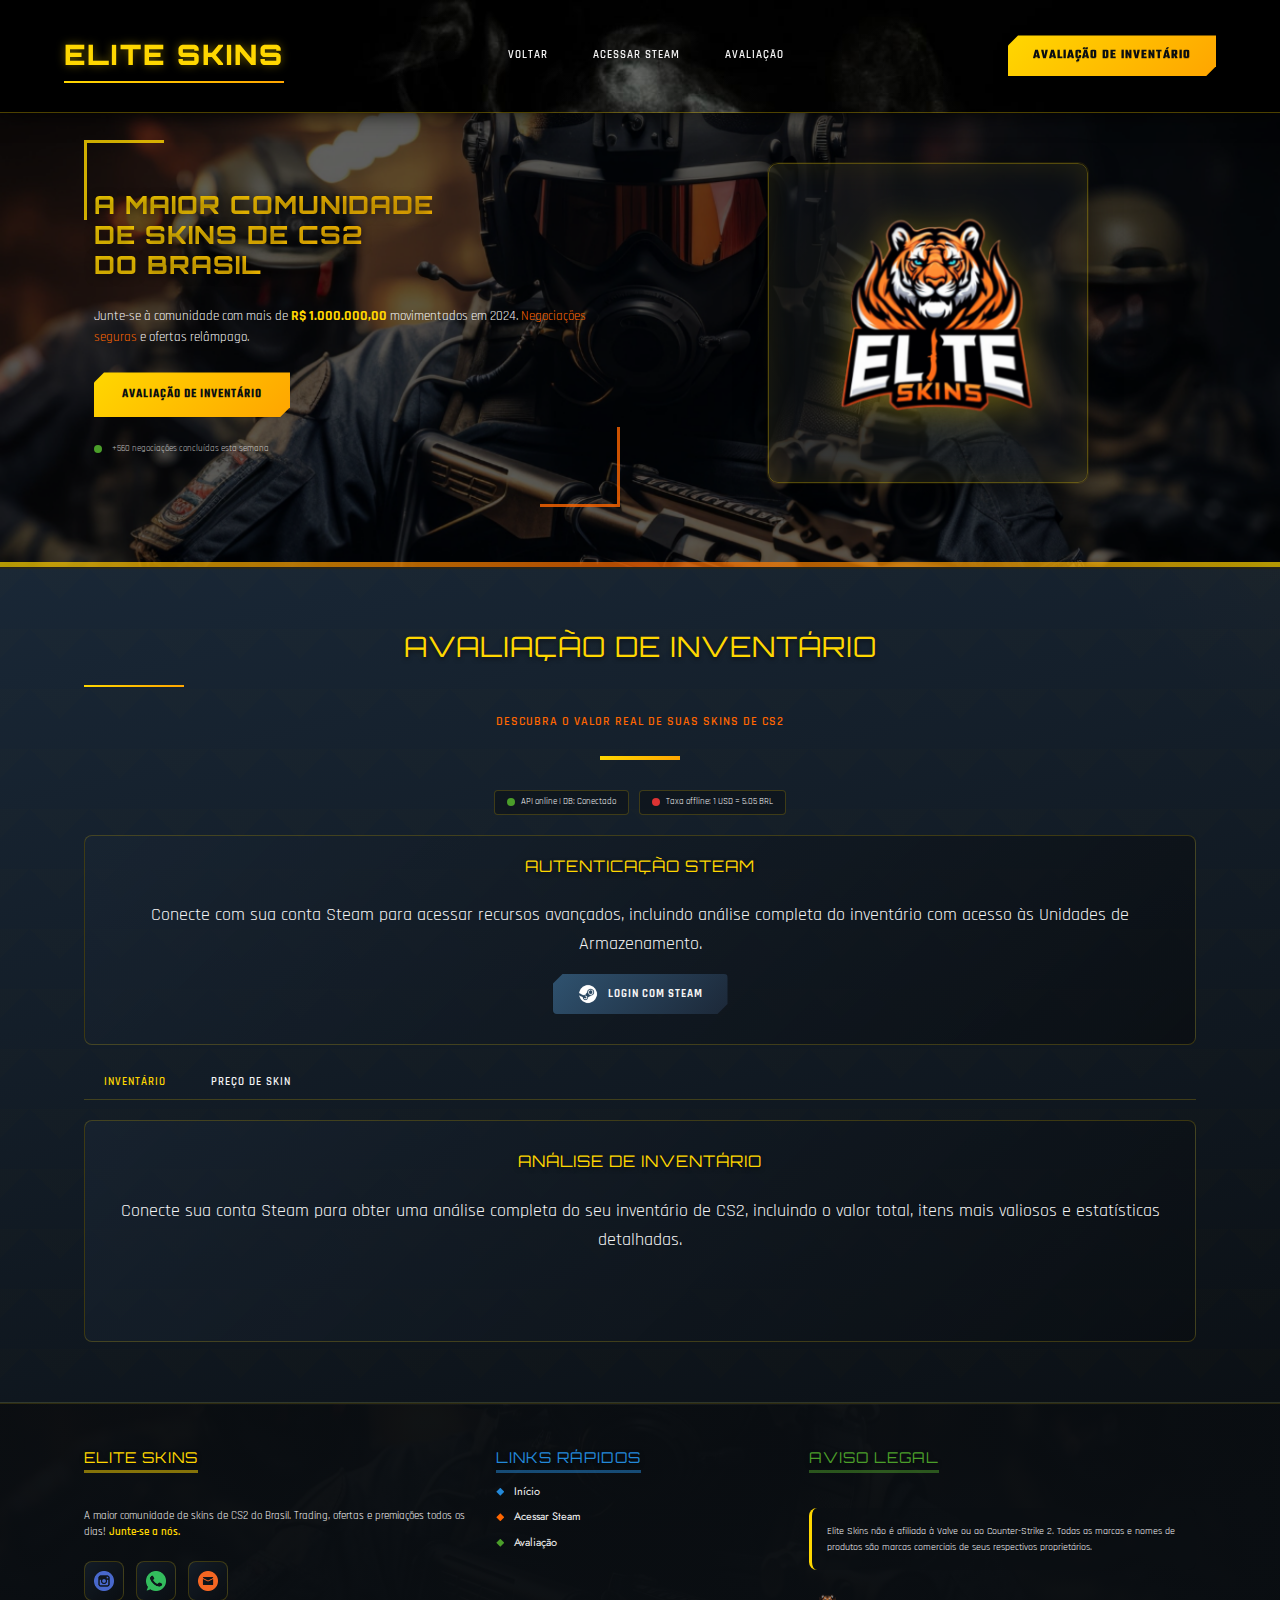
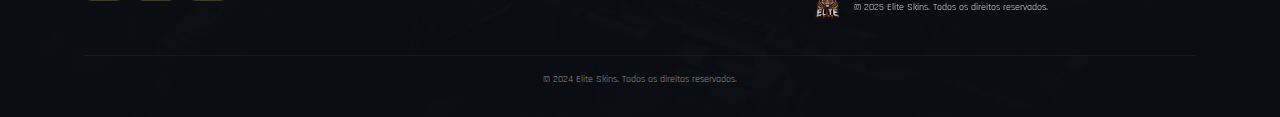
<file: api.html>
<!DOCTYPE html>
<html lang="pt-BR">

<head>
  <meta charset="UTF-8" />
  <meta name="viewport" content="width=device-width, initial-scale=1.0" />
  <link rel="shortcut icon" type="image/png" href="./images/favicon.png" />
  <title>Elite Skins | A maior comunidade de skins de CS2 do Brasil</title>
  <meta name="description" content="Elite Skins: Comunidade brasileira de troca e negociação de skins de Counter Strike 2. Trading, premiações e ofertas." />
  <meta name="keywords" content="CS2, Counter Strike 2, skins, trading, comunidade, grupos, ofertas, premiações" />
  <link rel="stylesheet" href="index.css" />
  <link rel="stylesheet" href="background.css" />
  <link rel="stylesheet" href="mobile.css" media="screen and (max-width: 768px)" />
  <link rel="preconnect" href="https://fonts.googleapis.com">
  <link rel="preconnect" href="https://fonts.gstatic.com" crossorigin>
  <link href="https://fonts.googleapis.com/css2?family=Rajdhani:wght@400;500;600;700&family=Orbitron:wght@400;500;600;700;800;900&family=Teko:wght@400;500;600;700&display=swap" rel="stylesheet">
  <style>
    :root {

    /* Correção global para botões rosados */
    .btn-gradient:hover, .btn-gradient:focus,
    .btn-cs2:hover, .btn-cs2:focus,
    .btn-pink:hover, .btn-pink:focus {
      background: var(--cs2-gradient-gold) !important;
      color: var(--cs2-bg-dark) !important;
      box-shadow: 0 6px 15px rgba(255, 215, 0, 0.4) !important;
    }
    .btn-blue:hover, .btn-blue:focus {
      background: linear-gradient(45deg, var(--cs2-info-blue), var(--cs2-secondary-blue)) !important;
      color: #fff !important;
      box-shadow: 0 6px 15px rgba(35, 137, 218, 0.4) !important;
    }
    .btn-green:hover, .btn-green:focus {
      background: linear-gradient(45deg, var(--cs2-accent-green), var(--cs2-bg-dark)) !important;
      color: #fff !important;
      box-shadow: 0 6px 15px rgba(75, 158, 42, 0.4) !important;
    }

      --cs2-primary-gold: #FFD700;
      --cs2-secondary-blue: #131E2B;
      --cs2-bg-dark: #0A0E12;
      --cs2-accent-orange: #FF6600;
      --cs2-text-light: #F5F5F5;
      --cs2-accent-green: #4B9E2A;
      --cs2-danger-red: #DD3333;
      --cs2-info-blue: #2389DA;
      --cs2-radial-dark: radial-gradient(circle at center, #182233 0%, #0A0E12 100%);
      --cs2-gradient-blue: linear-gradient(135deg, #131E2B 0%, #0A0E12 100%);
      --cs2-gradient-gold: linear-gradient(135deg, #FFD700 0%, #FFA500 100%);
      --cs2-glitch-border: 2px solid rgba(255, 215, 0, 0.6);
      --gamer-shadow: 0 0 15px rgba(255, 215, 0, 0.4);
    }
    
    * {
      box-sizing: border-box;
    }
    
    body {
      font-family: 'Rajdhani', sans-serif;
      background-color: var(--cs2-bg-dark);
      /* Background movido para o arquivo background.css */
      color: var(--cs2-text-light);
      margin: 0;
      padding: 0;
      line-height: 1.6;
      overflow-x: hidden;
    }
    
    .container {
      width: 90%;
      max-width: 1200px;
      margin: 0 auto;
      padding: 0 20px;
    }
    
    section {
      padding: 60px 0;
    }
    
    h1, h2, h3, h4 {
      margin: 0;
      line-height: 1.3;
      color: var(--cs2-primary-gold);
    }
    
    a {
      text-decoration: none;
      color: var(--cs2-primary-gold);
      transition: all 0.3s ease;
    }
    
    a:hover {
      color: var(--cs2-accent-orange);
      text-shadow: 0 0 8px rgba(255, 102, 0, 0.5);
    }
    
    .btn {
      display: inline-block;
      padding: 10px 25px;
      font-family: 'Teko', sans-serif;
      font-size: 1.3rem;
      font-weight: 700;
      text-align: center;
      cursor: pointer;
      text-transform: uppercase;
      letter-spacing: 1px;
      position: relative;
      overflow: hidden;
      transition: all 0.3s ease;
      box-shadow: 0 4px 10px rgba(0, 0, 0, 0.3);
      clip-path: polygon(10px 0, 100% 0, 100% calc(100% - 10px), calc(100% - 10px) 100%, 0 100%, 0 10px);
    }
    
    .btn-primary {
      background: var(--cs2-gradient-gold);
      color: var(--cs2-bg-dark);
      border: none;
      text-shadow: 0 1px 0 rgba(0,0,0,0.2);
    }
    
    .btn-primary:hover {
      background: var(--cs2-gradient-gold);
      transform: translateY(-2px);
      box-shadow: 0 6px 15px rgba(255, 215, 0, 0.4);
      color: var(--cs2-bg-dark);
    }
    
    .btn-outline {
      background-color: rgba(255, 215, 0, 0.1);
      border: 2px solid var(--cs2-primary-gold);
      color: var(--cs2-primary-gold);
    }
    
    .btn-outline:hover {
      background: var(--cs2-gradient-gold);
      color: var(--cs2-bg-dark);
      transform: translateY(-2px);
      box-shadow: 0 6px 15px rgba(255, 215, 0, 0.4);
      border-color: transparent;
    }
    
    .btn::after {
      content: '';
      position: absolute;
      height: 100%;
      width: 150px;
      top: 0;
      left: -150px;
      background: linear-gradient(90deg, transparent, rgba(255,255,255,0.4), transparent);
      transition: 0.5s;
    }
    
    .btn:hover::after {
      left: 100%;
    }
    
    h1, h2, h3, h4 {
      font-family: 'Orbitron', sans-serif;
      text-transform: uppercase;
      letter-spacing: 1px;
      color: var(--cs2-primary-gold);
      text-shadow: 0px 2px 4px rgba(0, 0, 0, 0.5);
    }
    
    h1 {
      font-size: 2.8rem;
      background: var(--cs2-gradient-gold);
      -webkit-background-clip: text;
      background-clip: text;
      -webkit-text-fill-color: transparent;
      font-weight: 800;
    }

    .header {
      background-color: rgba(19, 30, 43, 0.9);
      position: fixed;
      top: 0;
      left: 0;
      width: 100%;
      z-index: 100;
      box-shadow: 0 0 20px rgba(0, 0, 0, 0.8);
      height: auto;
      border-bottom: 1px solid rgba(255, 215, 0, 0.3);
      backdrop-filter: blur(10px);
    }
    
    .header-inner {
      display: flex;
      justify-content: space-between;
      align-items: center;
      padding: 12px 0;
    }
    
    .logo {
      font-family: 'Orbitron', sans-serif;
      font-size: 28px;
      font-weight: 900;
      color: var(--cs2-primary-gold);
      letter-spacing: 2px;
      text-transform: uppercase;
      position: relative;
      text-shadow: 0 0 10px rgba(255, 215, 0, 0.4);
      transition: all 0.3s ease;
    }
    
    .logo:hover {
      color: var(--cs2-primary-gold);
      text-shadow: 0 0 15px rgba(255, 215, 0, 0.7);
    }
    
    .logo::after {
      content: '';
      position: absolute;
      bottom: -5px;
      left: 0;
      width: 100%;
      height: 2px;
      background: var(--cs2-gradient-gold);
    }
    
    .nav {
      display: flex;
      gap: 25px;
    }
    
    .nav a {
      color: var(--cs2-text-light);
      font-weight: 600;
      font-family: 'Rajdhani', sans-serif;
      text-transform: uppercase;
      letter-spacing: 1px;
      position: relative;
      padding: 5px 10px;
      font-size: 1.1rem;
    }
    
    .nav a:hover {
      color: var(--cs2-primary-gold);
      text-shadow: 0 0 8px rgba(255, 215, 0, 0.5);
    }
    
    .nav a::before {
      content: '';
      position: absolute;
      bottom: 0;
      left: 10px;
      width: 0;
      height: 2px;
      background: var(--cs2-primary-gold);
      transition: width 0.3s ease;
    }
    
    .nav a:hover::before {
      width: calc(100% - 20px);
    }
  </style>
</head>

<body>
  <!-- ***** Header ***** -->
  <header class="header" id="top">
    <div class="container header-inner">
      <a href="#top" class="logo">Elite Skins</a>
      <nav class="nav">
        <a href="https://elite-skins-2025.github.io/" class="scroll-top-link">Voltar</a>
        <a href="#ofertas">Acessar Steam</a>
        <a href="#avaliacao">Avaliação</a>
      </nav>
      <a href="#avaliacao" class="btn btn-primary">Avaliação de Inventário</a>
    </div>
  </header>

  <!-- SheetJS library for Excel export -->
  <script src="https://cdn.sheetjs.com/xlsx-0.19.3/package/dist/xlsx.full.min.js"></script>
  
  <!-- Plotly.js for interactive charts -->
  <script src="https://cdn.plot.ly/plotly-2.26.0.min.js"></script>
  
  <style>
    @keyframes spin {
      0% { transform: rotate(0deg); }
      100% { transform: rotate(360deg); }
    }
  </style>

  <main style="padding-top: 80px;">
  <!-- ***** Hero Section ***** -->
  <section class="hero" id="hero" style="padding-top:60px; padding-bottom:60px; position: relative; overflow: hidden;">

    <div class="container" style="display:grid; grid-template-columns: 1fr 1fr; gap:40px; position: relative; z-index: 1; max-width: 1200px; margin: 0 auto; padding: 0 20px;">
      <!-- Text Content Left Side -->
      <div style="position: relative; padding: 30px 0;">
        <!-- Corner accents -->
        <div style="position: absolute; top: 0; left: 0; width: 80px; height: 80px; border-top: 3px solid var(--cs2-primary-gold); border-left: 3px solid var(--cs2-primary-gold); opacity: 0.8;"></div>
        <div style="position: absolute; bottom: 0; right: 0; width: 80px; height: 80px; border-bottom: 3px solid var(--cs2-accent-orange); border-right: 3px solid var(--cs2-accent-orange); opacity: 0.8;"></div>
        
        <!-- Main content with padding for the corners -->
        <div style="padding: 20px 10px; position: relative;">
          <!-- Main heading -->
          <h1 style="font-family: 'Orbitron', sans-serif; font-size:2.5rem; margin-bottom:1.5rem; text-transform: uppercase; line-height: 1.2; text-shadow: 0 2px 10px rgba(0,0,0,0.5);">
            A MAIOR <span style="color: var(--cs2-primary-gold);">COMUNIDADE</span><br>
            <span style="color: var(--cs2-accent-orange);">DE SKINS DE CS2</span><br>
            DO BRASIL
          </h1>
          
          <!-- Descriptive paragraph -->
          <p style="font-size:1.25rem; margin-bottom:2.5rem; color:var(--cs2-text-light); font-family: 'Rajdhani', sans-serif; max-width: 500px; position: relative;">
            Junte-se à comunidade com mais de <span style="color:var(--cs2-primary-gold); font-weight:bold; font-size: 1.4rem;">R$ 1.000.000,00</span> movimentados em 2024. <span style="color: var(--cs2-accent-orange);">Negociações seguras</span> e ofertas relâmpago.
          </p>
          
          <!-- CTA Buttons -->
          <div style="display:flex; gap:20px; flex-wrap:wrap; margin-top: 1rem;">
            <a href="#avaliacao" class="btn btn-primary" style="font-weight: 600; padding: 12px 28px; letter-spacing: 1px;">Avaliação de Inventário</a>
          </div>

          <!-- Stats indicator -->
          <div style="margin-top: 2.5rem; display: flex; align-items: center;">
            <span style="display: inline-block; width: 8px; height: 8px; background: var(--cs2-accent-green); border-radius: 50%; animation: pulse 1.5s infinite; margin-right: 10px;"></span>
            <span style="color: rgba(255,255,255,0.7); font-family: 'Rajdhani', sans-serif; font-size: 0.9rem;">+560 negociações concluídas esta semana</span>
          </div>
        </div>
      </div>
      
      <!-- Logo Right Side -->
      <div style="display: flex; align-items: center; justify-content: center; position: relative;">
        <!-- Background glow effect -->
        <div style="position: absolute; top: 50%; left: 50%; transform: translate(-50%, -50%); width: 350px; height: 350px; background: radial-gradient(circle, rgba(255,215,0,0.1) 0%, transparent 70%); border-radius: 50%; z-index: -1;"></div>
        
        <!-- Logo container with border effect -->
        <div style="width: 320px; height: 320px; display: flex; align-items: center; justify-content: center; position: relative; background: rgba(15,20,25,0.5); border-radius: 10px; overflow: hidden; box-shadow: 0 10px 30px rgba(0,0,0,0.5), 0 0 0 1px rgba(255,215,0,0.1);">
          <!-- Border light effect -->
          <div style="position: absolute; inset: 0; border: 1px solid rgba(255,215,0,0.3); border-radius: 10px; box-shadow: inset 0 0 30px rgba(255,215,0,0.1); z-index: 0;"></div>
          
          <!-- Logo image with effects -->
          <img src="./images/elite_logo.png" alt="Elite Skins Logo" style="max-width: 88%; height: auto; filter: drop-shadow(0 5px 15px rgba(255,215,0,0.3)); transform: perspective(800px) rotateY(-5deg); transition: transform 0.5s ease; z-index: 1;">
        </div>
      </div>
    </div>
    
    <!-- Bottom accent line -->
    <div style="position: absolute; bottom: 0; left: 0; width: 100%; height: 5px; background: linear-gradient(90deg, var(--cs2-primary-gold), var(--cs2-accent-orange), var(--cs2-primary-gold)); opacity: 0.7;"></div>
  </section>

  <!-- ***** Seção de Avaliação de Inventário ***** -->
  <section id="ofertas" style="background: linear-gradient(165deg, #192736 0%, #0b1015 100%); position: relative; overflow: hidden; border-top: 1px solid rgba(255,215,0,0.1); border-bottom: 1px solid rgba(255,215,0,0.1); padding: 60px 0;">
    <!-- Material design subtle diagonal accent -->
    <div style="position: absolute; top: -100px; right: -100px; width: 300px; height: 300px; background: radial-gradient(circle at top right, rgba(255,147,0,0.03) 0%, transparent 70%); z-index: 0;"></div>
    
    <!-- Material design light patterns -->
    <div style="position: absolute; top: 0; left: 0; width: 100%; height: 100%; background-image: linear-gradient(135deg, rgba(255,215,0,0.02) 25%, transparent 25%), linear-gradient(225deg, rgba(255,215,0,0.02) 25%, transparent 25%); background-size: 60px 60px; opacity: 0.5; z-index: 0;"></div>
    
    <div class="container" style="position: relative; z-index: 1;">
      <div style="text-align:center; margin-bottom:3rem; position: relative;">
        <h2 id="avaliacao" style="text-align:center; margin-bottom:0.5rem; font-size: 2.8rem; text-transform: uppercase;">Avaliação de Inventário</h2>
        <p style="color: var(--cs2-accent-orange); font-family: 'Rajdhani', sans-serif; font-weight: 600; font-size: 1.2rem; letter-spacing: 1px; text-transform: uppercase;">Descubra o valor real de suas skins de CS2</p>
        <div style="width: 80px; height: 4px; background: var(--cs2-gradient-gold); margin: 1rem auto;"></div>
      </div>
      
      <!-- API Status Indicator -->
      <div style="display: flex; justify-content: center; align-items: center; margin-bottom: 2rem;">
        <div style="display: inline-flex; align-items: center; padding: 4px 12px; background: rgba(10,14,18,0.5); border-radius: 4px; border: 1px solid rgba(255,215,0,0.2);">
          <div id="api-status-indicator" style="width: 8px; height: 8px; border-radius: 50%; margin-right: 6px; background-color: #777;"></div>
          <span id="api-status-text" style="font-family: 'Rajdhani', sans-serif; color: var(--cs2-text-light); font-size: 0.9rem;">Verificando status da API...</span>
        </div>
        
        <!-- Exchange Rate Indicator (NEW) -->
        <div style="display: inline-flex; align-items: center; padding: 4px 12px; background: rgba(10,14,18,0.5); border-radius: 4px; border: 1px solid rgba(255,215,0,0.2); margin-left: 10px;">
          <div id="exchange-rate-indicator" style="width: 8px; height: 8px; border-radius: 50%; margin-right: 6px; background-color: #777;"></div>
          <span id="exchange-rate-text" style="font-family: 'Rajdhani', sans-serif; color: var(--cs2-text-light); font-size: 0.9rem;">Atualizando taxa de câmbio...</span>
        </div>
      </div>
      
      <!-- Authentication Section (NEW) -->
      <div id="auth-section" style="text-align: center; margin-bottom: 2rem; background: linear-gradient(135deg, rgba(26,38,52,0.6) 0%, rgba(10,14,18,0.8) 100%); border-radius: 8px; padding: 20px; border: 1px solid rgba(255,215,0,0.2);">
        <h3 style="font-family: 'Orbitron', sans-serif; color:var(--cs2-primary-gold); margin-bottom:1rem; font-size: 1.6rem; text-transform: uppercase;">Autenticação Steam</h3>
        <p style="font-family: 'Rajdhani', sans-serif; color: var(--cs2-text-light); margin-bottom: 1.5rem; line-height: 1.6;">Conecte com sua conta Steam para acessar recursos avançados, incluindo análise completa do inventário com acesso às Unidades de Armazenamento.</p>
        
        <div style="display: flex; justify-content: center; gap: 15px; margin-bottom: 1rem;">
          <button id="login-btn" class="btn" style="display: inline-flex; padding: 10px 25px; background: linear-gradient(135deg, #2f526f 0%, #1c2838 100%); color: var(--cs2-text-light); border: none; border-radius: 4px; font-family: 'Rajdhani', sans-serif; font-size: 1.1rem; cursor: pointer;">
            <div style="display: flex; align-items: center; justify-content: center; width: 100%;">
              <img src="./images/steam.png" alt="Steam" style="height: 20px; width: 20px; display: block; margin-right: 10px;">
              <span style="display: block;">LOGIN COM STEAM</span>
            </div>
          </button>
          
          <!-- Botão de teste para URL de retorno -->
          <button id="test-redirect-btn" class="btn" style="display: none; padding: 10px 25px; margin-left: 10px; background: linear-gradient(135deg, #614080 0%, #4a2c6a 100%); color: var(--cs2-text-light); border: none; border-radius: 4px; font-family: 'Rajdhani', sans-serif; font-size: 1.1rem; cursor: pointer;">
            <div style="display: flex; align-items: center; justify-content: center; width: 100%;">
              <span style="display: block;">TESTAR RETORNO</span>
            </div>
          </button>
          
          <button id="logout-btn" class="btn" style="display: none; padding: 10px 25px; background: rgba(221,51,51,0.2); color: var(--cs2-danger-red); border: 1px solid var(--cs2-danger-red); border-radius: 4px; font-family: 'Rajdhani', sans-serif; font-size: 1.1rem; cursor: pointer;">
            Desconectar
          </button>
        </div>
        
        <div id="user-info" style="display: none; font-family: 'Rajdhani', sans-serif; color: var(--cs2-text-light); background: rgba(10,14,18,0.5); padding: 8px 12px; border-radius: 4px; display: inline-block; margin-top: 10px;"></div>
        
        <!-- Botão para analisar próprio inventário (aparece apenas quando logado) -->
        <div id="my-inventory-btn-container" style="display: none; margin-top: 15px;">
          <button id="my-inventory-btn" class="btn btn-primary" style="padding: 12px 28px; background: linear-gradient(135deg, var(--cs2-primary-gold) 0%, var(--cs2-accent-orange) 100%); color: var(--cs2-bg-dark); border: none; border-radius: 4px; font-family: 'Rajdhani', sans-serif; font-size: 1.1rem; font-weight: 600; cursor: pointer; text-transform: uppercase; letter-spacing: 1px;">
            Analisar Meu Inventário
          </button>
        </div>
      </div>
      
      <!-- API Tabs -->
      <div style="position: relative; margin-top: 2rem;">
        <div style="display: flex; border-bottom: 1px solid rgba(255,215,0,0.2); flex-wrap: wrap;">
          <button class="api-tab active" data-tab="inventory" style="font-family: 'Rajdhani', sans-serif; padding: 10px 20px; margin-right: 5px; background: none; border: none; color: var(--cs2-primary-gold); font-size: 1.1rem; font-weight: 600; cursor: pointer; position: relative; letter-spacing: 1px; transition: all 0.3s ease;">INVENTÁRIO</button>
          <button class="api-tab" data-tab="price" style="font-family: 'Rajdhani', sans-serif; padding: 10px 20px; margin-right: 5px; background: none; border: none; color: var(--cs2-text-light); font-size: 1.1rem; font-weight: 600; cursor: pointer; position: relative; letter-spacing: 1px; transition: all 0.3s ease;">PREÇO DE SKIN</button>
        </div>
        
        <!-- Tab Content -->
        <div style="margin-top: 2rem; background: linear-gradient(135deg, rgba(26,38,52,0.6) 0%, rgba(10,14,18,0.8) 100%); border: 1px solid rgba(255,215,0,0.2); border-radius: 8px; padding: 30px; position: relative; overflow: hidden;">
          <!-- Glowing corner effect -->
          <div style="position: absolute; top: -2px; left: -2px; width: 20px; height: 20px; border-top: 2px solid var(--cs2-primary-gold); opacity: 0.7;"></div>
          <div style="position: absolute; bottom: -2px; right: -2px; width: 20px; height: 20px; border-bottom: 2px solid var(--cs2-primary-gold); border-right: 2px solid var(--cs2-primary-gold); opacity: 0.7;"></div>
          
          <!-- Tab 1: Inventário -->
          <div class="tab-content active" id="inventory-tab">
            <div>
              <h3 style="font-family: 'Orbitron', sans-serif; color:var(--cs2-primary-gold); margin-bottom:1.5rem; font-size: 1.6rem; text-transform: uppercase; text-align: center;">Análise de Inventário</h3>
              <p style="font-family: 'Rajdhani', sans-serif; color: var(--cs2-text-light); margin-bottom: 1.5rem; line-height: 1.6; text-align: center;">Conecte sua conta Steam para obter uma análise completa do seu inventário de CS2, incluindo o valor total, itens mais valiosos e estatísticas detalhadas.</p>
              
              <div id="auth-section-container" style="display: none; flex-direction: column; align-items: center; justify-content: center; margin: 2rem 0;">
                <!-- Autenticação Steam - Versão destaque -->
                <div id="auth-section-highlight" style="text-align: center; margin-bottom: 2rem; background: linear-gradient(135deg, rgba(26,38,52,0.8) 0%, rgba(10,14,18,0.9) 100%); border-radius: 8px; padding: 30px; border: 1px solid rgba(255,215,0,0.3); max-width: 600px; width: 100%;">
                  <h3 style="font-family: 'Orbitron', sans-serif; color:var(--cs2-primary-gold); margin-bottom:1rem; font-size: 1.6rem; text-transform: uppercase;">Autenticação Steam</h3>
                  <p style="font-family: 'Rajdhani', sans-serif; color: var(--cs2-text-light); margin-bottom: 1.5rem; line-height: 1.6;">Conecte com sua conta Steam para acessar recursos avançados, incluindo análise completa do inventário com acesso às Unidades de Armazenamento.</p>
                  
                  <div style="display: flex; justify-content: center; gap: 15px; margin-bottom: 1rem;">
                    <button id="login-btn" class="btn" style="display: inline-flex; padding: 12px 30px; background: linear-gradient(135deg, #2f526f 0%, #1c2838 100%); color: var(--cs2-text-light); border: none; border-radius: 4px; font-family: 'Rajdhani', sans-serif; font-size: 1.2rem; cursor: pointer;">
                      <div style="display: flex; align-items: center; justify-content: center; width: 100%;">
                        <img src="./images/steam.png" alt="Steam" style="height: 20px; width: 20px; display: block; margin-right: 10px;">
                        <span style="display: block;">LOGIN COM STEAM</span>
                      </div>
                    </button>
                    
                    <button id="logout-btn" class="btn" style="display: none; padding: 12px 30px; background: rgba(221,51,51,0.2); color: var(--cs2-danger-red); border: 1px solid var(--cs2-danger-red); border-radius: 4px; font-family: 'Rajdhani', sans-serif; font-size: 1.2rem; cursor: pointer;">
                      Desconectar
                    </button>
                  </div>
                  
                  <div id="user-info" style="display: none; font-family: 'Rajdhani', sans-serif; color: var(--cs2-text-light); background: rgba(10,14,18,0.5); padding: 12px 20px; border-radius: 4px; display: inline-block; margin-top: 15px; font-size: 1.1rem;"></div>
                </div>
                
                <!-- Botão para analisar próprio inventário (aparece apenas quando logado) -->
                <div id="my-inventory-btn-container" style="display: none; margin-top: 15px; text-align: center;">
                  <button id="my-inventory-btn" class="btn btn-primary" style="padding: 15px 40px; background: linear-gradient(135deg, var(--cs2-primary-gold) 0%, var(--cs2-accent-orange) 100%); color: var(--cs2-bg-dark); border: none; border-radius: 4px; font-family: 'Rajdhani', sans-serif; font-size: 1.3rem; font-weight: 600; cursor: pointer; text-transform: uppercase; letter-spacing: 1px;">
                    Analisar Meu Inventário
                  </button>
                  <p style="margin-top: 10px; color: var(--cs2-text-light); font-family: 'Rajdhani', sans-serif; font-size: 0.9rem; opacity: 0.7;">
                    Análise completa incluindo conteúdo das Unidades de Armazenamento
                  </p>
                </div>
              </div>
              
              <div id="inventory-result" style="opacity: 0; display: flex; flex-direction: column; background: rgba(10,14,18,0.5); border-radius: 8px; border: 1px solid rgba(255,215,0,0.2); padding: 20px; transition: opacity 0.5s ease; max-width: 800px; margin: 0 auto;">
                <div id="inventory-loading" style="display: none; text-align: center; padding: 2rem;">
                  <div style="border: 4px solid rgba(255,215,0,0.1); border-left: 4px solid var(--cs2-primary-gold); border-radius: 50%; width: 40px; height: 40px; animation: spin 1s linear infinite; margin: 0 auto 1rem;"></div>
                  <p style="font-family: 'Rajdhani', sans-serif; color: var(--cs2-text-light);">Analisando inventário...</p>
                </div>
                
                <div id="inventory-data" style="display: none; height: 100%;">
                  <div style="display: flex; justify-content: space-between; align-items: center; margin-bottom: 1.5rem; border-bottom: 1px solid rgba(255,215,0,0.2); padding-bottom: 10px;">
                    <h4 style="font-family: 'Orbitron', sans-serif; color: var(--cs2-primary-gold); margin: 0; font-size: 1.2rem;">Análise de Inventário</h4>
                    <span id="inventory-total-value" style="font-family: 'Rajdhani', sans-serif; color: var(--cs2-accent-orange); font-weight: 700; font-size: 1.3rem;">R$ 0,00</span>
                  </div>
                  
                  <div id="export-button-container" style="text-align: right; margin-bottom: 15px;">
                    <button id="export-excel-btn" class="btn" style="padding: 6px 12px; background: linear-gradient(to right, #4B9E2A, #2f7c1e); color: white; border: none; border-radius: 4px; font-family: 'Rajdhani', sans-serif; font-size: 0.9rem; font-weight: 600; cursor: pointer; display: inline-flex; align-items: center;">
                      <span style="margin-right: 5px;">📊</span> Exportar para Excel
                    </button>
                    <button id="generate-dashboard-btn" class="btn" style="margin-left: 10px; padding: 6px 12px; background: linear-gradient(to right, #2389DA, #1a6ca8); color: white; border: none; border-radius: 4px; font-family: 'Rajdhani', sans-serif; font-size: 0.9rem; font-weight: 600; cursor: pointer; display: inline-flex; align-items: center;">
                      <span style="margin-right: 5px;">📈</span> Dashboard Interativa
                    </button>
                  </div>
                  
                  <div style="overflow-y: auto; flex: 1; padding-right: 10px;">
                    <div id="inventory-summary"></div>
                    <div id="inventory-items" style="margin-top: 1rem; max-height: 350px; overflow-y: auto; padding-right: 10px;"></div>
                  </div>
                </div>
              </div>
            </div>
          </div>
          
          <!-- Tab 2: Preço de Skin -->
          <div class="tab-content" id="price-tab" style="display: none;">
            <!-- Conteúdo tab preço permanece igual -->
            <div style="display: grid; grid-template-columns: 1fr 1fr; gap: 30px;">
              <div>
                <h3 style="font-family: 'Orbitron', sans-serif; color:var(--cs2-primary-gold); margin-bottom:1.5rem; font-size: 1.6rem; text-transform: uppercase;">Preço de Skin</h3>
                <p style="font-family: 'Rajdhani', sans-serif; color: var(--cs2-text-light); margin-bottom: 1.5rem; line-height: 1.6;">Consulte o preço atualizado de qualquer skin do CS2. Basta inserir o nome exato (market hash name) da skin para obter seu valor atual no mercado.</p>
                
                <div style="margin-bottom: 1.5rem;">
                  <label for="skin-name" style="display: block; font-family: 'Rajdhani', sans-serif; color: var(--cs2-text-light); margin-bottom: 5px; font-weight: 600;">Nome da Skin:</label>
                  <div style="display: flex;">
                    <input type="text" id="skin-name" placeholder="Ex: AWP | Asiimov (Field-Tested)" style="flex: 1; background: rgba(10,14,18,0.7); border: 1px solid rgba(255,215,0,0.3); padding: 10px 15px; color: var(--cs2-text-light); font-family: 'Rajdhani', sans-serif; border-radius: 4px; font-size: 1rem;">
                    <button id="price-btn" class="btn btn-primary" style="margin-left: 10px; text-transform: uppercase; padding: 10px 20px; background: var(--cs2-gradient-gold); color: var(--cs2-bg-dark); border: none; font-family: 'Teko', sans-serif; font-size: 1.2rem; cursor: pointer; clip-path: polygon(10px 0, 100% 0, 100% calc(100% - 10px), calc(100% - 10px) 100%, 0 100%, 0 10px);">Buscar</button>
                  </div>
                </div>
                
                <div style="margin-top: 1.5rem;">
                  <p style="font-family: 'Rajdhani', sans-serif; color: rgba(255,255,255,0.6); font-size: 0.9rem; font-style: italic;">* O nome da skin precisa ser exato, incluindo o desgaste (Field-Tested, Factory New, etc.)</p>
                </div>
              </div>
              
              <div>
                <div id="price-result" style="opacity: 0; height: 100%; display: flex; flex-direction: column; background: rgba(10,14,18,0.5); border-radius: 8px; border: 1px solid rgba(255,215,0,0.2); padding: 20px; transition: opacity 0.5s ease;">
                  <div id="price-loading" style="display: none; text-align: center; padding: 2rem;">
                    <div style="border: 4px solid rgba(255,215,0,0.1); border-left: 4px solid var(--cs2-primary-gold); border-radius: 50%; width: 40px; height: 40px; animation: spin 1s linear infinite; margin: 0 auto 1rem;"></div>
                    <p style="font-family: 'Rajdhani', sans-serif; color: var(--cs2-text-light);">Buscando preço...</p>
                  </div>
                  
                  <div id="price-data" style="display: none; height: 100%;">
                    <div style="display: flex; justify-content: space-between; align-items: center; margin-bottom: 1.5rem; border-bottom: 1px solid rgba(255,215,0,0.2); padding-bottom: 10px;">
                      <h4 style="font-family: 'Orbitron', sans-serif; color: var(--cs2-primary-gold); margin: 0; font-size: 1.2rem;">Informações da Skin</h4>
                    </div>
                    
                    <div id="price-info" style="font-family: 'Rajdhani', sans-serif; color: var(--cs2-text-light);"></div>
                  </div>
                </div>
              </div>
            </div>
          </div>
          

        </div>
      </div>
    </div>
    
    <style>
      @keyframes pulse {
        0% { opacity: 0.4; }
        50% { opacity: 1; }
        100% { opacity: 0.4; }
      }
      
      @keyframes blink {
        0% { opacity: 0.6; }
        50% { opacity: 1; }
        100% { opacity: 0.6; }
      }
    </style>
  </section>

  </main>

  <!-- ***** Footer ***** -->
  <footer style="color:var(--cs2-text-light); padding:4rem 0 3rem; position: relative; overflow: hidden; border-top: 1px solid rgba(255,215,0,0.15);">
    <!-- Background image - header -->
    <div style="position: absolute; top: 0; left: 0; width: 100%; height: 100%; background-image: url('./images/backgrounds/header.jpg'); background-size: cover; background-position: center; opacity: 0.5; z-index: 0;"></div>
    
    <!-- Gradient overlay -->
    <div style="position: absolute; top: 0; left: 0; width: 100%; height: 100%; background: linear-gradient(to bottom, rgba(10,14,18,0.85) 0%, rgba(10,14,18,0.95) 100%); z-index: 0;"></div>
    
    <!-- Material design top edge highlight -->
    <div style="position: absolute; top: 0; left: 0; width: 100%; height: 1px; background: linear-gradient(to right, transparent, rgba(255,255,255,0.05), transparent); z-index: 0;"></div>
    
    <div class="container" style="position: relative; z-index: 1;">
      <div style="display:flex; flex-wrap:wrap; justify-content:space-between; gap:2.5rem;">
        <!-- About section -->
        <div style="flex:1 1 300px;">
          <h3 style="color:var(--cs2-primary-gold); margin-bottom:1.5rem; font-family: 'Orbitron', sans-serif; text-transform: uppercase; font-size: 1.5rem; letter-spacing: 1px; position: relative; display: inline-block;">
            <span style="position: relative; z-index: 1;">Elite Skins</span>
            <span style="position: absolute; bottom: -5px; left: 0; width: 100%; height: 3px; background: var(--cs2-primary-gold); opacity: 0.5;"></span>
          </h3>
          
          <p style="margin-bottom:1.5rem; font-family: 'Rajdhani', sans-serif; font-size: 1.1rem; line-height: 1.5;">A maior comunidade de skins de CS2 do Brasil. Trading, ofertas e premiações todos os dias! <span style="color: var(--cs2-primary-gold); font-weight: 600;">Junte-se a nós.</span></p>
          
          <div style="display:flex; gap:1.2rem; margin-top: 2rem;">
            <a href="https://www.instagram.com/eliteskins1/" target="_blank" style="color:var(--cs2-text-light); font-size:1.5rem; width: 40px; height: 40px; display: flex; align-items: center; justify-content: center; background: linear-gradient(135deg, rgba(26,38,52,0.6) 0%, rgba(10,14,18,0.8) 100%); border-radius: 8px; border: 1px solid rgba(255,215,0,0.2); transition: transform 0.3s ease, box-shadow 0.3s ease;" onmouseover="this.style.transform='translateY(-3px)';this.style.boxShadow='0 8px 15px rgba(0,0,0,0.3)';this.style.color='var(--cs2-info-blue)';" onmouseout="this.style.transform='translateY(0)';this.style.boxShadow='none';this.style.color='var(--cs2-text-light)';">
              <img src="./images/instagram.png" alt="Instagram" style="width: 20px; height: 20px;">
            </a>
            
            <a href="https://api.whatsapp.com/send?phone=5511999999999" target="_blank" style="color:var(--cs2-text-light); font-size:1.5rem; width: 40px; height: 40px; display: flex; align-items: center; justify-content: center; background: linear-gradient(135deg, rgba(26,38,52,0.6) 0%, rgba(10,14,18,0.8) 100%); border-radius: 8px; border: 1px solid rgba(255,215,0,0.2); transition: transform 0.3s ease, box-shadow 0.3s ease;" onmouseover="this.style.transform='translateY(-3px)';this.style.boxShadow='0 8px 15px rgba(0,0,0,0.3)';this.style.color='var(--cs2-accent-green)';" onmouseout="this.style.transform='translateY(0)';this.style.boxShadow='none';this.style.color='var(--cs2-text-light)';">
              <img src="./images/whatsapp.png" alt="WhatsApp" style="width: 20px; height: 20px;">
            </a>
            
            <a href="mailto:suporteeliteskins@gmail.com" style="color:var(--cs2-text-light); font-size:1.5rem; width: 40px; height: 40px; display: flex; align-items: center; justify-content: center; background: linear-gradient(135deg, rgba(26,38,52,0.6) 0%, rgba(10,14,18,0.8) 100%); border-radius: 8px; border: 1px solid rgba(255,215,0,0.2); transition: transform 0.3s ease, box-shadow 0.3s ease;" onmouseover="this.style.transform='translateY(-3px)';this.style.boxShadow='0 8px 15px rgba(0,0,0,0.3)';this.style.color='var(--cs2-primary-gold)';" onmouseout="this.style.transform='translateY(0)';this.style.boxShadow='none';this.style.color='var(--cs2-text-light)';">
              <img src="./images/email.png" alt="Email" style="width: 20px; height: 20px;">
            </a>
          </div>
        </div>
        
        <!-- Quick Links -->
        <div style="flex:1 1 200px;">
          <h3 style="color:var(--cs2-info-blue); margin-bottom:1.5rem; font-family: 'Orbitron', sans-serif; text-transform: uppercase; font-size: 1.5rem; letter-spacing: 1px; position: relative; display: inline-block;">
            <span style="position: relative; z-index: 1;">Links Rápidos</span>
            <span style="position: absolute; bottom: -5px; left: 0; width: 100%; height: 3px; background: var(--cs2-info-blue); opacity: 0.5;"></span>
          </h3>
          
          <ul style="list-style:none; padding:0; font-family: 'Rajdhani', sans-serif; font-size: 1.1rem;">
            <li style="margin-bottom:0.8rem;">
              <a href="#top" class="scroll-top-link" style="color:var(--cs2-text-light); text-decoration: none; display: flex; align-items: center; transition: transform 0.2s ease, color 0.2s ease;" onmouseover="this.style.color='var(--cs2-primary-gold)';this.style.transform='translateX(5px)';" onmouseout="this.style.color='var(--cs2-text-light)';this.style.transform='translateX(0)';">
                <span style="display: inline-block; width: 8px; height: 8px; background: var(--cs2-info-blue); margin-right: 10px; clip-path: polygon(50% 0%, 100% 50%, 50% 100%, 0 50%);"></span> Início
              </a>
            </li>
            <li style="margin-bottom:0.8rem;">
              <a href="#ofertas" style="color:var(--cs2-text-light); text-decoration: none; display: flex; align-items: center; transition: transform 0.2s ease, color 0.2s ease;" onmouseover="this.style.color='var(--cs2-primary-gold)';this.style.transform='translateX(5px)';" onmouseout="this.style.color='var(--cs2-text-light)';this.style.transform='translateX(0)';">
                <span style="display: inline-block; width: 8px; height: 8px; background: var(--cs2-accent-orange); margin-right: 10px; clip-path: polygon(50% 0%, 100% 50%, 50% 100%, 0% 50%);"></span> Acessar Steam
              </a>
            </li>
            <li style="margin-bottom:0.8rem;">
              <a href="#avaliacao" style="color:var(--cs2-text-light); text-decoration: none; display: flex; align-items: center; transition: transform 0.2s ease, color 0.2s ease;" onmouseover="this.style.color='var(--cs2-primary-gold)';this.style.transform='translateX(5px)';" onmouseout="this.style.color='var(--cs2-text-light)';this.style.transform='translateX(0)';">
                <span style="display: inline-block; width: 8px; height: 8px; background: var(--cs2-accent-green); margin-right: 10px; clip-path: polygon(50% 0%, 100% 50%, 50% 100%, 0% 50%);"></span> Avaliação
              </a>
            </li>
          </ul>
        </div>
        
        <!-- Legal -->
        <div style="flex:1 1 300px;">
          <h3 style="color:var(--cs2-accent-green); margin-bottom:1.5rem; font-family: 'Orbitron', sans-serif; text-transform: uppercase; font-size: 1.5rem; letter-spacing: 1px; position: relative; display: inline-block;">
            <span style="position: relative; z-index: 1;">Aviso Legal</span>
            <span style="position: absolute; bottom: -5px; left: 0; width: 100%; height: 3px; background: var(--cs2-accent-green); opacity: 0.5;"></span>
          </h3>
          
          <p style="margin-bottom:1.5rem; font-family: 'Rajdhani', sans-serif; font-size: 1rem; background: rgba(10,14,18,0.5); padding: 15px; border-radius: 8px; border-left: 3px solid var(--cs2-primary-gold);">Elite Skins não é afiliada à Valve ou ao Counter-Strike 2. Todas as marcas e nomes de produtos são marcas comerciais de seus respectivos proprietários.</p>
          
          <div style="font-family: 'Rajdhani', sans-serif; font-size: 1rem; margin-top: 2rem; display: flex; align-items: center;">
            <img src="./images/elite_logo.png" alt="Elite Skins Logo" style="height: 35px; margin-right: 10px; opacity: 0.8;">
            <p style="margin: 0; opacity: 0.8;">&copy; 2025 Elite Skins. Todos os direitos reservados.</p>
          </div>
        </div>
      </div>
      
      <!-- Copyright -->
      <div style="margin-top: 3rem; padding-top: 1.5rem; border-top: 1px solid rgba(255,255,255,0.05); text-align: center; font-family: 'Rajdhani', sans-serif; font-size: 1rem; color: rgba(255,255,255,0.5);">
        &copy; 2024 Elite Skins. Todos os direitos reservados.
      </div>
    </div>
  </footer>

  <script>
    // Countdown timer for eventos
    document.addEventListener('DOMContentLoaded', function() {
      // Get all countdown elements
      const countdownElements = document.querySelectorAll('[id^="countdown-"]');
      
      // Update countdown function
      function updateCountdown() {
        countdownElements.forEach(el => {
          // Get random time values for demo purposes
          const hours = Math.floor(Math.random() * 6);
          const minutes = Math.floor(Math.random() * 60);
          const seconds = Math.floor(Math.random() * 60);
          
          // Format time with leading zeros
          const formattedHours = hours.toString().padStart(2, '0');
          const formattedMinutes = minutes.toString().padStart(2, '0');
          const formattedSeconds = seconds.toString().padStart(2, '0');
          
          // Display time
          el.textContent = `${formattedHours}:${formattedMinutes}:${formattedSeconds}`;
        });
      }
      
      // Update countdown every 60 seconds
      updateCountdown();
      setInterval(updateCountdown, 60000);
    });
    
    // Mobile menu toggle
    document.addEventListener('DOMContentLoaded', function() {
      const menuToggle = document.querySelector('.menu-toggle');
      const nav = document.querySelector('.nav');
      
      if (menuToggle && nav) {
        menuToggle.addEventListener('click', function() {
          nav.classList.toggle('active');
          menuToggle.classList.toggle('active');
        });
      }
    });
    
    // Hover effects for cards
    document.addEventListener('DOMContentLoaded', function() {
      const cards = document.querySelectorAll('[style*="box-shadow: 0 8px 20px"]');
      
      cards.forEach(card => {
        card.addEventListener('mouseenter', function() {
          this.style.transform = 'translateY(-5px)';
          this.style.boxShadow = '0 15px 30px rgba(0,0,0,0.5)';
          
          // Find border and change it
          if (this.style.border) {
            this.style.borderColor = 'var(--cs2-primary-gold)';
          }
          
          // Find hover effect div and change opacity
          const hoverEffect = this.querySelector('[style*="position: absolute"][style*="opacity: 0"]');
          if (hoverEffect) {
            hoverEffect.style.opacity = '1';
          }
        });
        
        card.addEventListener('mouseleave', function() {
          this.style.transform = 'translateY(0)';
          this.style.boxShadow = '0 8px 20px rgba(0,0,0,0.4)';
          
          // Reset border
          if (this.style.border) {
            this.style.borderColor = 'rgba(255,215,0,0.2)';
          }
          
          // Reset hover effect
          const hoverEffect = this.querySelector('[style*="position: absolute"][style*="opacity: 1"]');
          if (hoverEffect) {
            hoverEffect.style.opacity = '0';
          }
        });
      });
    });
    
    // API Interface Scripts
    document.addEventListener('DOMContentLoaded', function() {
      // Detecta ambiente: localhost ou produção
      const isLocalhost = window.location.hostname === 'localhost' || 
                           window.location.hostname === '127.0.0.1';
      
      // Forçar o uso da API do Render para testes
      const forceProduction = true; // Defina como false para voltar ao comportamento normal
      
      // Base URL da API - Será diferente dependendo do ambiente
      const API_BASE_URL = (forceProduction || !isLocalhost) 
                         ? 'https://cotacaocs2-production-56f0.up.railway.app'  // Ambiente de produção no Railway
                         : 'http://localhost:8000';  // Ambiente de desenvolvimento
      
      console.log(`Ambiente detectado: ${isLocalhost ? 'Desenvolvimento local' : 'Produção'}`);
      console.log(`Usando API: ${API_BASE_URL} (Forçar produção: ${forceProduction})`);
      
      // Auth token para armazenar após login
      let authToken = localStorage.getItem('steamAuthToken');
      
      // Variável para armazenar os dados do inventário para exportação
      let lastInventoryData = null;
      
      // Elementos da página
      const apiStatusIndicator = document.getElementById('api-status-indicator');
      const apiStatusText = document.getElementById('api-status-text');
      const tabs = document.querySelectorAll('.api-tab');
      const tabContents = document.querySelectorAll('.tab-content');
      
      // Elementos da tab Inventário
      const inventoryResult = document.getElementById('inventory-result');
      const inventoryLoading = document.getElementById('inventory-loading');
      const inventoryData = document.getElementById('inventory-data');
      const inventoryTotalValue = document.getElementById('inventory-total-value');
      const inventorySummary = document.getElementById('inventory-summary');
      const inventoryItems = document.getElementById('inventory-items');
      const exportExcelBtn = document.getElementById('export-excel-btn');
      
      // Elementos da tab Preço
      const skinNameInput = document.getElementById('skin-name');
      const priceBtn = document.getElementById('price-btn');
      const priceResult = document.getElementById('price-result');
      const priceLoading = document.getElementById('price-loading');
      const priceData = document.getElementById('price-data');
      const priceInfo = document.getElementById('price-info');
      

      
      // Elementos da autenticação (adicionados)
      const authSection = document.getElementById('auth-section');
      const loginBtn = document.getElementById('login-btn');
      const logoutBtn = document.getElementById('logout-btn');
      const userInfo = document.getElementById('user-info');
      
      // Função auxiliar para fazer requisições com headers personalizados
      async function fetchWithHeaders(endpoint, options = {}) {
          const defaultOptions = {
              method: 'GET',
              headers: {
                  'Accept': 'application/json',
                  'Content-Type': 'application/json',
                  'Cache-Control': 'no-cache, no-store, must-revalidate',
                  'Pragma': 'no-cache',
                  'Expires': '0'
              },
              credentials: 'same-origin',
              cache: 'no-cache',
              mode: 'cors' // Sempre usar modo CORS para todas as requisições
          };

          // Mesclar opções padrão com as fornecidas
          const mergedOptions = {
              ...defaultOptions,
              ...options,
              headers: {
                  ...defaultOptions.headers,
                  ...(options.headers || {})
              }
          };

          // Fazer a requisição
          const response = await fetch(endpoint, mergedOptions);
          console.log(`Status da resposta: ${response.status}`);

          // Se a resposta não for 2xx, lançar erro
          if (!response.ok) {
              // Tentar obter detalhes do erro da resposta
              let errorMessage;
              try {
                  const errorData = await response.json();
                  errorMessage = errorData.error || errorData.detail || errorData.message || `Erro ${response.status}`;
              } catch (e) {
                  errorMessage = `Erro ${response.status}: ${response.statusText}`;
              }
              
              throw new Error(errorMessage);
          }

          // Verificar se a resposta está vazia
          const contentType = response.headers.get('content-type');
          if (contentType && contentType.includes('application/json')) {
              return await response.json();
          } else {
              return await response.text();
          }
      }
      
      // Verificar status da API
      function checkApiStatus() {
        const statusEndpoint = `${API_BASE_URL}/api/status`;
        console.log('Verificando status da API em:', statusEndpoint);
        
        // Ativar indicador visual de verificação
        if (apiStatusIndicator) {
          apiStatusIndicator.style.backgroundColor = '#777';
          apiStatusText.textContent = 'Verificando API...';
        }
        
        // Variável para controlar se já tivemos resposta
        let hasResponded = false;
        
        // Usar um timeout para limitar o tempo de espera
        const timeoutPromise = new Promise((_, reject) => {
          setTimeout(() => {
            if (!hasResponded) {
              console.log('Timeout atingido, mas continuaremos esperando a resposta em background');
              reject(new Error('Timeout ao verificar API'));
            }
          }, 20000); // Aumentado para 20 segundos para evitar timeouts prematuros
        });
        
        // SOLUÇÃO MELHORADA: Use fetch com modo no-cors para apenas verificar se a API está online
        fetch(`${API_BASE_URL}/api/status?_=${Date.now()}`, {
          method: 'GET',
          mode: 'no-cors', // Isso permite a verificação sem erros CORS, mas não permite ler a resposta
          cache: 'no-cache',
          credentials: 'omit',
          timeout: 15000 // 15 segundos de timeout
        })
        .then(response => {
          hasResponded = true;
          console.log('API respondeu com sucesso');
          apiStatusIndicator.style.backgroundColor = 'var(--cs2-accent-green)';
          apiStatusText.textContent = 'API online | DB: Conectado';
          
          // Remover botão de retry se existir
          const retryButton = document.getElementById('api-status-retry-btn');
          if (retryButton && retryButton.parentNode) {
            retryButton.parentNode.removeChild(retryButton);
          }
          
          loadCases(); // Carrega a lista de caixas se a API estiver online
        })
        .catch(error => {
          // Tentar método alternativo se fetch falhar
          checkApiStatusFallback();
        });
        
        // Iniciar o timeout, mas não bloquear outras operações
        timeoutPromise.catch(error => {
          // Apenas mostramos o erro de timeout se ainda não tivermos uma resposta
          if (!hasResponded) {
            console.error('Erro ao verificar status da API:', error.message);
            apiStatusIndicator.style.backgroundColor = 'var(--cs2-danger-red)';
            apiStatusText.textContent = `API offline (Timeout)`;
            
            addRetryButton();
          }
        });
      }
      
      // Método de fallback para verificar API status usando script
      function checkApiStatusFallback() {
        console.log('Tentando método alternativo para verificar status da API');
        
        // Criar um elemento de script para JSONP
        const script = document.createElement('script');
        const callbackName = 'apiStatusCallback_' + Date.now();
        const timestamp = Date.now();
        
        // Definir uma função global temporária para callback
        window[callbackName] = function(data) {
          console.log('API respondeu com sucesso (via JSONP)');
          apiStatusIndicator.style.backgroundColor = 'var(--cs2-accent-green)';
          apiStatusText.textContent = 'API online | DB: Conectado';
          
          // Remover botão de retry se existir
          const retryButton = document.getElementById('api-status-retry-btn');
          if (retryButton && retryButton.parentNode) {
            retryButton.parentNode.removeChild(retryButton);
          }
          
          loadCases(); // Carrega a lista de caixas se a API estiver online
          
          // Limpar a função global
          delete window[callbackName];
          
          // Remover o script
          if (script.parentNode) {
            script.parentNode.removeChild(script);
          }
        };
        
        // Configurar timeout local para o script
        const scriptTimeout = setTimeout(() => {
          console.error('Erro ao verificar status da API via JSONP: Timeout');
          // Remover a função global
          delete window[callbackName];
          
          // Tentar terceiro método de fallback usando iframe
          checkApiStatusFallbackIframe();
        }, 10000);
        
        // Quando o script falhar
        script.onerror = function() {
          clearTimeout(scriptTimeout);
          console.error('Erro ao verificar status da API via JSONP: Falha no script');
          
          // Remover a função global
          delete window[callbackName];
          
          // Tentar terceiro método de fallback usando iframe
          checkApiStatusFallbackIframe();
        };
        
        // Configurar URL do script
        script.src = `${API_BASE_URL}/api/status?callback=${callbackName}&_=${timestamp}`;
        
        // Adicionar o script ao documento
        document.head.appendChild(script);
      }
      
      // Método de fallback usando iframe (final)
      function checkApiStatusFallbackIframe() {
        console.log('Tentando método final para verificar status da API (iframe)');
        
        // Criar um iframe invisível
        const iframe = document.createElement('iframe');
        iframe.style.display = 'none';
        iframe.id = 'api-status-iframe';
        
        // Definir timeout
        const iframeTimeout = setTimeout(() => {
          console.error('Erro ao verificar status da API via iframe: Timeout');
          apiStatusIndicator.style.backgroundColor = 'var(--cs2-danger-red)';
          apiStatusText.textContent = 'API offline';
          
          // Remover iframe
          if (iframe.parentNode) {
            document.body.removeChild(iframe);
          }
          
          // Adicionar botão de retry
          addRetryButton();
          
          // Inicializar de qualquer forma para permitir uso offline
          loadDefaultData();
        }, 10000);
        
        // Evento de carga
        iframe.onload = function() {
          clearTimeout(iframeTimeout);
          console.log('API respondeu com sucesso (via iframe)');
          apiStatusIndicator.style.backgroundColor = 'var(--cs2-accent-green)';
          apiStatusText.textContent = 'API online | DB: Conectado';
          
          // Remover botão de retry se existir
          const retryButton = document.getElementById('api-status-retry-btn');
          if (retryButton && retryButton.parentNode) {
            retryButton.parentNode.removeChild(retryButton);
          }
          
          // Remover iframe
          document.body.removeChild(iframe);
          
          loadCases(); // Carrega a lista de caixas se a API estiver online
        };
        
        // Evento de erro
        iframe.onerror = function() {
          clearTimeout(iframeTimeout);
          console.error('Erro ao verificar status da API via iframe: Falha ao carregar');
          apiStatusIndicator.style.backgroundColor = 'var(--cs2-danger-red)';
          apiStatusText.textContent = 'API offline';
          
          // Remover iframe
          if (iframe.parentNode) {
            document.body.removeChild(iframe);
          }
          
          // Adicionar botão de retry
          addRetryButton();
          
          // Inicializar de qualquer forma para permitir uso offline
          loadDefaultData();
        };
        
        // Configurar URL do iframe
        iframe.src = `${API_BASE_URL}/api/status?iframe=true&_=${Date.now()}`;
        
        // Adicionar iframe ao documento
        document.body.appendChild(iframe);
      }
      
      // Carregar dados padrão para operação offline
      function loadDefaultData() {
        console.log('Carregando dados padrão para operação offline');
        // A funcionalidade de caixas foi removida
      }
      
      // Função para adicionar botão de retry
      function addRetryButton() {
        // Apenas adicionar se não existir
        if (!document.getElementById('api-status-retry-btn')) {
          const retryButton = document.createElement('button');
          retryButton.textContent = 'Reconectar';
          retryButton.id = 'api-status-retry-btn';
          retryButton.style.marginLeft = '8px';
          retryButton.style.padding = '2px 6px';
          retryButton.style.fontSize = '0.8rem';
          retryButton.style.backgroundColor = 'rgba(255,255,255,0.1)';
          retryButton.style.border = '1px solid rgba(255,255,255,0.3)';
          retryButton.style.borderRadius = '2px';
          retryButton.style.color = 'var(--cs2-text-light)';
          retryButton.style.cursor = 'pointer';
          
          retryButton.addEventListener('click', () => {
            apiStatusText.textContent = 'Reconectando...';
            // Remover o botão ao tentar novamente
            if (retryButton.parentNode) {
              retryButton.parentNode.removeChild(retryButton);
            }
            // Tentar novamente após 500ms
            setTimeout(checkApiStatus, 500);
          });
          
          if (apiStatusText && apiStatusText.parentNode) {
            apiStatusText.parentNode.appendChild(retryButton);
          }
        }
      }
      
      // Verificar estado de autenticação
      function checkAuthStatus() {
        if (authToken) {
          // Mostrar elementos de usuário logado
          if (loginBtn) loginBtn.style.display = 'none';
          if (logoutBtn) logoutBtn.style.display = 'inline-block';
          if (userInfo) userInfo.style.display = 'block';
          // Não mostrar o storageUnitSwitch aqui - será mostrado apenas quando o usuário estiver analisando seu próprio inventário
          if (document.getElementById('my-inventory-btn-container')) document.getElementById('my-inventory-btn-container').style.display = 'block';
          
          // Atualizar informações do usuário se disponíveis
          try {
            const tokenData = JSON.parse(atob(authToken.split('.')[1]));
            if (userInfo && tokenData.steamid) {
              userInfo.textContent = `SteamID: ${tokenData.steamid}`;
            }
          } catch (e) {
            console.error('Erro ao decodificar token:', e);
          }
        } else {
          // Mostrar elementos para usuário não logado
          if (loginBtn) loginBtn.style.display = 'inline-block';
          if (logoutBtn) logoutBtn.style.display = 'none';
          if (userInfo) userInfo.style.display = 'none';
          if (document.getElementById('my-inventory-btn-container')) document.getElementById('my-inventory-btn-container').style.display = 'none';
        }
      }
      
      // Adicionar elementos para indicador de redirecionamento
      const createRedirectIndicator = () => {
        // Remover se já existir
        const existingIndicator = document.getElementById('redirect-indicator');
        if (existingIndicator) {
          document.body.removeChild(existingIndicator);
        }
        
        // Criar overlay
        const indicator = document.createElement('div');
        indicator.id = 'redirect-indicator';
        indicator.style.position = 'fixed';
        indicator.style.top = '0';
        indicator.style.left = '0';
        indicator.style.width = '100%';
        indicator.style.height = '100%';
        indicator.style.backgroundColor = 'rgba(10, 14, 18, 0.85)';
        indicator.style.display = 'flex';
        indicator.style.flexDirection = 'column';
        indicator.style.alignItems = 'center';
        indicator.style.justifyContent = 'center';
        indicator.style.zIndex = '9999';
        
        // Criar spinner
        const spinner = document.createElement('div');
        spinner.style.border = '6px solid rgba(255, 215, 0, 0.1)';
        spinner.style.borderLeft = '6px solid var(--cs2-primary-gold)';
        spinner.style.borderRadius = '50%';
        spinner.style.width = '50px';
        spinner.style.height = '50px';
        spinner.style.animation = 'spin 1s linear infinite';
        
        // Criar mensagem
        const message = document.createElement('div');
        message.textContent = 'Redirecionando para a Steam...';
        message.style.color = 'var(--cs2-text-light)';
        message.style.marginTop = '20px';
        message.style.fontFamily = 'Rajdhani, sans-serif';
        message.style.fontSize = '1.2rem';
        
        // Criar subtexto
        const subtext = document.createElement('div');
        subtext.textContent = 'Aguarde enquanto você é redirecionado para autenticação';
        subtext.style.color = 'rgba(255, 255, 255, 0.6)';
        subtext.style.marginTop = '10px';
        subtext.style.fontFamily = 'Rajdhani, sans-serif';
        subtext.style.fontSize = '0.9rem';
        
        // Botão para cancelar
        const cancelBtn = document.createElement('button');
        cancelBtn.textContent = 'Cancelar';
        cancelBtn.style.marginTop = '20px';
        cancelBtn.style.padding = '8px 16px';
        cancelBtn.style.backgroundColor = 'rgba(221, 51, 51, 0.2)';
        cancelBtn.style.border = '1px solid var(--cs2-danger-red)';
        cancelBtn.style.color = 'var(--cs2-danger-red)';
        cancelBtn.style.borderRadius = '4px';
        cancelBtn.style.fontFamily = 'Rajdhani, sans-serif';
        cancelBtn.style.cursor = 'pointer';
        
        cancelBtn.addEventListener('click', () => {
          document.body.removeChild(indicator);
          // Resetar o botão de login
          if (loginBtn) {
            loginBtn.innerHTML = '<div style="display: flex; align-items: center; justify-content: center; width: 100%;"><img src="./images/steam.png" alt="Steam" style="height: 20px; width: 20px; display: block; margin-right: 10px;"><span style="display: block;">LOGIN COM STEAM</span></div>';
            loginBtn.disabled = false;
          }
        });
        
        // Montar elementos
        indicator.appendChild(spinner);
        indicator.appendChild(message);
        indicator.appendChild(subtext);
        indicator.appendChild(cancelBtn);
        
        // Adicionar ao corpo do documento
        document.body.appendChild(indicator);
        
        // Configurar remoção automática após 20 segundos (caso algo dê errado)
        setTimeout(() => {
          if (document.body.contains(indicator)) {
            document.body.removeChild(indicator);
          }
        }, 20000);
        
        return indicator;
      };
      
      // Iniciar login com Steam
      function loginWithSteam() {
        // Mostrar feedback visual - estamos adicionando um indicador de carregamento
        if (loginBtn) {
          loginBtn.innerHTML = '<div style="display: inline-flex; align-items: center; justify-content: center; width: 100%;"><div style="display: inline-block; border: 2px solid rgba(255,255,255,0.3); border-left: 2px solid var(--cs2-primary-gold); border-radius: 50%; width: 16px; height: 16px; animation: spin 1s linear infinite; margin-right: 8px;"></div> CONECTANDO...</div>';
          loginBtn.disabled = true;
        }
        
        // Detectar se estamos em ambiente local e enviar o parâmetro para a API
        const isLocalhost = window.location.hostname === 'localhost' || 
                             window.location.hostname === '127.0.0.1' ||
                             window.location.protocol === 'file:';
        
        console.log('Informações do ambiente:');
        console.log('- protocol:', window.location.protocol);
        console.log('- hostname:', window.location.hostname);
        console.log('- port:', window.location.port);
        console.log('- pathname:', window.location.pathname);
        console.log('- isLocalhost detectado:', isLocalhost);
        
        // Construir URL com parâmetro de redirecionamento se for localhost
        let authUrl = `${API_BASE_URL}/auth/steam`;
        if (isLocalhost) {
          // Forçar a URL de retorno para ser sempre http://localhost:5500/api.html
          const returnUrl = 'http://localhost:5500/api.html';
          
          authUrl += `?redirect_local=true&return_url=${encodeURIComponent(returnUrl)}`;
          console.log('URL de retorno forçada para:', returnUrl);
        }
        
        console.log(`Iniciando login com Steam. URL: ${authUrl}`);
        
        // Mostrar indicador visual de redirecionamento
        createRedirectIndicator();
        
        // Timeout de segurança caso a redireção não ocorra
        setTimeout(() => {
          window.location.href = authUrl;
        }, 1000);
      }
      
      // Logout
      function logout() {
        localStorage.removeItem('steamAuthToken');
        authToken = null;
        checkAuthStatus();
      }
      
      // Processar parâmetros da URL (para callback de auth)
      function processUrlParams() {
        const urlParams = new URLSearchParams(window.location.search);
        const token = urlParams.get('token');
        
        console.log('Verificando parâmetros de URL após redirecionamento');
        console.log('- URL completa:', window.location.href);
        console.log('- Hostname:', window.location.hostname);
        console.log('- Porto:', window.location.port);
        console.log('- Parâmetros de URL:', window.location.search);
        console.log('- Token detectado:', token ? 'Sim' : 'Não');
        
        if (token) {
          console.log('- Token obtido, armazenando no localStorage');
          
          try {
            // Verificar se o token é válido (formato JWT)
            const tokenParts = token.split('.');
            if (tokenParts.length !== 3) {
              console.error('Formato de token inválido');
              alert('O token de autenticação parece ser inválido. Por favor, tente fazer login novamente.');
              return;
            }
            
            // Decodificar payload para verificar estrutura
            try {
              const payload = JSON.parse(atob(tokenParts[1]));
              console.log('- Payload do token decodificado:', payload);
              
              // Verificar se contém informações essenciais
              if (!payload.steam_id && !payload.exp) {
                console.warn('Token não contém informações essenciais (steam_id e exp)');
              }
              
              // Verificar se o token está expirado
              if (payload.exp && payload.exp < Math.floor(Date.now() / 1000)) {
                console.error('Token expirado');
                alert('Seu token de autenticação expirou. Por favor, faça login novamente.');
                return;
              }
            } catch (e) {
              console.warn('Não foi possível decodificar o payload do token, mas continuando mesmo assim', e);
            }
            
            // Armazenar o token
            localStorage.setItem('steamAuthToken', token);
            authToken = token;
            
            // Resetar botão de login se ainda estiver no estado de loading
            if (loginBtn) {
              loginBtn.innerHTML = '<div style="display: flex; align-items: center; justify-content: center; width: 100%;"><img src="./images/steam.png" alt="Steam" style="height: 20px; width: 20px; display: block; margin-right: 10px;"><span style="display: block;">LOGIN COM STEAM</span></div>';
              loginBtn.disabled = false;
            }
            
            // Atualizar UI para mostrar que o usuário está logado
            checkAuthStatus();
            
            // Verificação de token com a API removida - não necessária
            
            // Limpar parâmetros da URL sem recarregar a página
            const newUrl = window.location.protocol + "//" + window.location.host + window.location.pathname;
            window.history.replaceState({path: newUrl}, '', newUrl);
            
            console.log('- Redirecionamento para autenticação concluído com sucesso');
          } catch (error) {
            console.error('Erro ao processar token:', error);
            localStorage.removeItem('steamAuthToken');
            authToken = null;
            checkAuthStatus();
          }
        }
        
        // Verificar outros parâmetros
        const errorParam = urlParams.get('error');
        if (errorParam) {
          console.error('Erro de autenticação:', errorParam);
          alert(`Ocorreu um erro durante a autenticação: ${errorParam}`);
          
          // Limpar parâmetros da URL
          const newUrl = window.location.protocol + "//" + window.location.host + window.location.pathname;
          window.history.replaceState({path: newUrl}, '', newUrl);
        }
      }
      
      // Função para verificar token com a API - removida por ser desnecessária
      function verifyTokenWithApi(token) {
        console.log('Verificação de token com API foi desativada');
        // Função mantida apenas por compatibilidade, mas não faz nada
        // A verificação de token é feita localmente
      }
      
      // Atualizar informações do usuário com dados da Steam
      function updateUserInfo(steamInfo) {
        if (!userInfo) return;
        
        // Mostrar informações mais amigáveis
        if (steamInfo.personaname) {
          userInfo.innerHTML = `
            <div style="display: flex; align-items: center;">
              ${steamInfo.avatar ? `<img src="${steamInfo.avatar}" alt="Avatar" style="width: 24px; height: 24px; border-radius: 50%; margin-right: 10px;">` : ''}
              <div>
                <div style="font-weight: 600;">${steamInfo.personaname}</div>
                <div style="font-size: 0.8rem; opacity: 0.7;">SteamID: ${steamInfo.steamid}</div>
              </div>
            </div>
          `;
        } else {
          userInfo.textContent = `SteamID: ${steamInfo.steamid || 'Desconhecido'}`;
        }
      }
      

      
      // Formatar valor para BRL
      function formatCurrency(value) {
        return new Intl.NumberFormat('pt-BR', { 
          style: 'currency', 
          currency: 'BRL' 
        }).format(value);
      }
      
      // Função vazia para caixas (mantida para compatibilidade)
      function loadCases() {
        console.log('Funcionalidade de caixas foi removida');
        // Esta função está mantida apenas por compatibilidade
      }
      
      // Função para exportar dados para Excel
      function exportToExcel(data, filename = 'inventario_elite_skins') {
        if (!data || !data.items || data.items.length === 0) {
          alert('Nenhum dado disponível para exportar');
          return;
        }
        
        console.log('Preparando exportação para Excel...');
        
        // Criar uma workbook XLSX
        const wb = XLSX.utils.book_new();
        
        // Preparar os dados para a planilha principal de itens
        const itemsData = [
          // Cabeçalho
          ["Nome", "Hash de Mercado", "Preço (R$)", "Quantidade", "Total (R$)", "Origem", "Categoria", "Desgaste"]
        ];
        
        // Adicionar dados dos itens
        data.items.forEach(item => {
          itemsData.push([
            item.name || '',
            item.market_hash_name || '',
            (item.price || 0).toFixed(2).replace('.', ','),
            item.quantity || 1,
            (item.total || item.price || 0).toFixed(2).replace('.', ','),
            item.source === 'storage_unit' ? 'Unidade de Armazenamento' : 'Inventário',
            item.category || 'Outros',
            item.exterior || ''
          ]);
        });
        
        // Criar uma planilha para os itens
        const wsItems = XLSX.utils.aoa_to_sheet(itemsData);
        
        // Adicionar a planilha ao workbook
        XLSX.utils.book_append_sheet(wb, wsItems, "Itens");
        
        // Criar uma planilha para o resumo
        const summaryData = [
          ["Resumo do Inventário", ""],
          ["Total de Itens", data.total_items || 0],
          ["Valor Total (R$)", (data.total_value || 0).toFixed(2).replace('.', ',')],
          ["Valor Médio por Item (R$)", (data.average_item_value || 0).toFixed(2).replace('.', ',')]
        ];
        
        // Adicionar informações de fonte se disponível
        if (data.source_summary) {
          summaryData.push(["", ""]);
          summaryData.push(["Resumo por Origem", ""]);
          summaryData.push(["Itens de Unidades", data.source_summary.storage_units?.count || 0]);
          summaryData.push(["Valor em Unidades (R$)", (data.source_summary.storage_units?.value || 0).toFixed(2).replace('.', ',')]);
          summaryData.push(["Itens de Inventário", data.source_summary.market?.count || 0]);
          summaryData.push(["Valor em Inventário (R$)", (data.source_summary.market?.value || 0).toFixed(2).replace('.', ',')]);
        }
        
        // Adicionar data e hora da exportação
        const now = new Date();
        const dateStr = now.toLocaleDateString('pt-BR');
        const timeStr = now.toLocaleTimeString('pt-BR');
        summaryData.push(["", ""]);
        summaryData.push([`Exportado em: ${dateStr} às ${timeStr} | Elite Skins 2025`, ""]);
        
        // Criar uma planilha para o resumo
        const wsSummary = XLSX.utils.aoa_to_sheet(summaryData);
        
        // Adicionar a planilha de resumo ao workbook
        XLSX.utils.book_append_sheet(wb, wsSummary, "Resumo");
        
        // Gerar o arquivo XLSX e acionar o download
        XLSX.writeFile(wb, `${filename}_${dateStr.replace(/\//g, '-')}.xlsx`);
        
        console.log('Exportação para Excel concluída');
      }
      
      // Alternância de tabs
      tabs.forEach(tab => {
        tab.addEventListener('click', () => {
          // Remove active class de todas as tabs
          tabs.forEach(t => {
            t.classList.remove('active');
            t.style.color = 'var(--cs2-text-light)';
          });
          
          // Adiciona active class na tab clicada
          tab.classList.add('active');
          tab.style.color = 'var(--cs2-primary-gold)';
          
          // Esconde todos os conteúdos
          tabContents.forEach(content => {
            content.style.display = 'none';
          });
          
          // Mostra o conteúdo da tab selecionada
          const tabId = tab.getAttribute('data-tab');
          document.getElementById(`${tabId}-tab`).style.display = 'block';
        });
      });
      
      // Criar cartão de item
      function createItemCard(item) {
        // Adicionar badge de filtragem se aplicável
        const filteredBadge = item.filtered ? 
          `<span style="font-size: 0.7rem; background: rgba(75,158,42,0.2); color: var(--cs2-accent-green); display: inline-block; padding: 1px 4px; border-radius: 3px; margin-left: 5px;">ajustado</span>` : '';
        
        // Badge para indicar múltiplas fontes de preço
        const sourcesBadge = item.price_sources_count ? 
          `<span style="font-size: 0.7rem; background: rgba(35,137,218,0.2); color: var(--cs2-info-blue); display: inline-block; padding: 1px 4px; border-radius: 3px; margin-left: 5px;">${item.price_sources_count} fontes</span>` : '';
        
        return `
          <div style="display: flex; align-items: center; margin-bottom: 15px; padding: 10px; background: rgba(19,30,43,0.5); border-radius: 6px; border-left: 3px solid ${getRarityColor(item.rarity)};">
            <div style="flex: 1;">
              <div style="font-weight: 600; color: ${getRarityColor(item.rarity)};">
                ${item.name}
                ${filteredBadge}
                ${sourcesBadge}
              </div>
              <div style="font-size: 0.9rem; opacity: 0.7;">${item.type || ''} | ${item.exterior || ''}</div>
              ${item.source ? `<div style="font-size: 0.8rem; background: rgba(255,215,0,0.1); display: inline-block; padding: 2px 6px; border-radius: 3px; margin-top: 4px;">${item.source === 'storage_unit' ? 'Unidade de Armazenamento' : 'Inventário'}</div>` : ''}
            </div>
            <div style="font-weight: 700; color: var(--cs2-accent-orange);">${formatCurrency(item.price || 0)}</div>
          </div>
        `;
      }
      
      // Criar cartão de unidade de armazenamento
      function createStorageUnitCard(unit) {
        return `
          <div style="margin-bottom: 20px; padding: 15px; background: rgba(19,30,43,0.8); border-radius: 8px; border: 1px solid rgba(255,215,0,0.3);">
            <div style="display: flex; justify-content: space-between; align-items: center; margin-bottom: 10px;">
              <h4 style="font-family: 'Orbitron', sans-serif; color: var(--cs2-primary-gold); margin: 0; font-size: 1.1rem;">${unit.unit_info?.name || 'Unidade de Armazenamento'}</h4>
              <span style="font-family: 'Rajdhani', sans-serif; color: var(--cs2-accent-orange); font-weight: 700; font-size: 1.2rem;">${formatCurrency(unit.contents?.total_value || 0)}</span>
            </div>
            <div style="font-size: 0.9rem; margin-bottom: 10px;">
              <span style="color: var(--cs2-text-light); opacity: 0.8;">Total de itens: ${unit.contents?.total_items || 0}</span>
            </div>
            <div style="margin-top: 10px;">
              ${unit.contents?.items?.slice(0, 3).map(item => createItemCard(item)).join('') || ''}
              ${unit.contents?.items?.length > 3 ? `<div style="text-align: center; padding: 5px; font-size: 0.9rem; color: var(--cs2-text-light); opacity: 0.7;">+ ${unit.contents.items.length - 3} itens adicionais</div>` : ''}
            </div>
          </div>
        `;
      }
      
      // Obter cor com base na raridade
      function getRarityColor(rarity) {
        const rarityColors = {
          'Consumer Grade': '#b0c3d9',
          'Industrial Grade': '#5e98d9',
          'Mil-Spec Grade': '#4b69ff',
          'Restricted': '#8847ff',
          'Classified': '#d32ce6',
          'Covert': '#eb4b4b',
          'Knife': '#caab05',
          'Extraordinary': '#caab05'
        };
        
        return rarityColors[rarity] || 'var(--cs2-primary-gold)';
      }
      
      // Analisar inventário (para o botão da interface) - Função mantida para compatibilidade
      function analyzeInventory() {
        // Exibir mensagem para o usuário
        inventoryResult.style.opacity = '1';
        inventoryLoading.style.display = 'none';
        inventoryData.style.display = 'block';
        
        // Exibir mensagem explicativa
        inventorySummary.innerHTML = `
          <div style="text-align: center; padding: 20px; background: rgba(19,30,43,0.7); border-radius: 8px; border-left: 3px solid var(--cs2-primary-gold);">
            <p style="font-size: 1.1rem; margin-bottom: 10px; color: var(--cs2-primary-gold);">
              <strong>Funcionalidade Atualizada</strong>
            </p>
            <p style="color: var(--cs2-text-light); margin-bottom: 15px;">
              A análise de inventário de terceiros foi descontinuada. 
              Para verificar um inventário, faça login com sua conta Steam.
            </p>
            <button id="redirect-login-btn" class="btn" style="padding: 8px 20px; background: linear-gradient(135deg, #2f526f 0%, #1c2838 100%); color: var(--cs2-text-light); border: none; border-radius: 4px; font-family: 'Rajdhani', sans-serif; font-size: 1rem; cursor: pointer;">
              <img src="./images/steam.png" alt="Steam" style="height: 16px; width: 16px; display: inline-block; vertical-align: middle; margin-right: 8px;">
              Login com Steam
            </button>
          </div>
        `;
        
        inventoryItems.innerHTML = '';
        
        // Adicionar event listener para o botão de redirecionamento
        setTimeout(() => {
          const redirectBtn = document.getElementById('redirect-login-btn');
          if (redirectBtn) {
            redirectBtn.addEventListener('click', loginWithSteam);
          }
        }, 100);
      }
      
      // Função auxiliar para criar URL com proxy CORS
      function createCorsProxyUrl(originalUrl) {
        const corsProxyUrl = 'https://corsproxy.io/?';
        return `${corsProxyUrl}${encodeURIComponent(originalUrl)}`;
      }
      
      // Função para formatar moeda original baseada na moeda
      function formatOriginalCurrency(price, currency) {
        if (!price) return '0.00';
        price = parseFloat(price);
        
        const symbols = {
          'USD': '$',
          'EUR': '€',
          'GBP': '£',
          'BRL': 'R$'
        };
        
        const symbol = symbols[currency] || '$';
        return `${symbol}${price.toFixed(2)}`;
      }
      
      // Buscar preço com método de fallback
      async function getPrice() {
        const skinName = skinNameInput.value.trim();
        if (!skinName) {
          alert('Por favor, informe o nome da skin.');
          return;
        }
        
        priceResult.style.opacity = '1';
        priceLoading.style.display = 'block';
        priceData.style.display = 'none';
        
        console.log('Buscando preço para:', skinName);
        
        try {
          // Garantir que temos a taxa de câmbio atualizada
          await getExchangeRate();
          
          // Correção: Usar parâmetro de caminho em vez de parâmetro de consulta
          const endpoint = `${API_BASE_URL}/price/${encodeURIComponent(skinName)}`;
          console.log('Fazendo requisição para:', endpoint);
          
          // Tentar fazer a requisição para a API
          const response = await fetch(endpoint, {
            method: 'GET',
            headers: {
              'Accept': 'application/json',
              'Content-Type': 'application/json',
              'Cache-Control': 'no-cache'
            },
            mode: 'cors',
            cache: 'no-cache'
          });
          
          // Verificar se a resposta foi bem-sucedida
          if (!response || !response.ok) {
            throw new Error('Erro ao consultar a API: ' + (response ? `Status ${response.status}` : 'Conexão falhou'));
          }
          
          let data;
          let pricesData = null;
          let filteredPrice = null;
          let hasMultiplePrices = false;
          
          // Processar os dados da API
          data = await response.json();
          console.log('Preço obtido da API:', data);
          
          // Verificar se o preço existe nos dados retornados
          if (!data || !data.price) {
            throw new Error('API não retornou um preço válido');
          }
          
          // Armazenar informações da moeda original
          data.original_price = data.price;
          data.original_currency = data.currency || "USD";
          
          // Verificar se temos múltiplos preços para filtrar outliers
          if (data.prices && Array.isArray(data.prices) && data.prices.length > 0) {
            hasMultiplePrices = true;
            pricesData = data.prices;
            
            // Converter para valores numéricos
            const priceValues = data.prices.map(p => p.price || 0);
            
            // Aplicar o filtro de outliers
            filteredPrice = filterOutliersAndCalculateAverage(priceValues);
            console.log('Preço filtrado calculado:', filteredPrice);
            
            // Atualizar o preço com o valor filtrado
            data.price = filteredPrice.toFixed(2);
            data.filtered = true;
          }
          
          // Converter preço para BRL se a moeda original não for BRL
          if (data.original_currency !== 'BRL') {
            data.price_brl = (parseFloat(data.price) * CURRENCY_RATES.USD_to_BRL * STEAM_TAX_FACTOR).toFixed(2);
          } else {
            data.price_brl = data.price;
          }
          
          // Converter também os preços individuais se existirem
          if (pricesData) {
            pricesData = pricesData.map(p => {
              if (p.price) {
                p.original_price_usd = p.price;
                if (data.original_currency !== 'BRL') {
                  p.price = (parseFloat(p.price) * CURRENCY_RATES.USD_to_BRL * STEAM_TAX_FACTOR).toFixed(2);
                }
              }
              return p;
            });
          }
          
          // Mostrar resultado
          let priceInfoHTML = `
            <div style="display: flex; justify-content: space-between; align-items: center; margin-bottom: 15px; font-family: 'Rajdhani', sans-serif; font-size: 1.1rem;">
              <span>Nome da Skin:</span>
              <span style="font-weight: 600; color: var(--cs2-primary-gold);">${data.market_hash_name || skinName}</span>
            </div>
            <div style="display: flex; justify-content: space-between; align-items: center; margin-bottom: 15px; font-family: 'Rajdhani', sans-serif; font-size: 1.1rem;">
              <span>Preço Original (${data.original_currency}):</span>
              <span style="font-weight: 600; color: var(--cs2-info-blue);">${formatOriginalCurrency(data.original_price, data.original_currency)}</span>
            </div>
            <div style="display: flex; justify-content: space-between; align-items: center; margin-bottom: 15px; font-family: 'Rajdhani', sans-serif; font-size: 1.1rem;">
              <span>Preço em BRL:</span>
              <span style="font-weight: 700; color: var(--cs2-accent-orange); font-size: 1.3rem;">${formatCurrency(parseFloat(data.price_brl))}</span>
            </div>`;
          
          // Adicionar informações sobre filtragem se aplicável
          if (hasMultiplePrices && pricesData) {
            priceInfoHTML += `
              <div style="margin-top: 15px; padding: 10px; background: rgba(26,38,52,0.5); border-radius: 6px; border: 1px solid rgba(255,215,0,0.2);">
                <h4 style="font-family: 'Rajdhani', sans-serif; color: var(--cs2-primary-gold); margin-bottom: 10px; font-size: 1rem; display: flex; align-items: center;">
                  <span style="display: inline-block; width: 6px; height: 6px; background: var(--cs2-accent-green); border-radius: 50%; margin-right: 5px;"></span>
                  Análise de Preços (${pricesData.length} fontes)
                </h4>
                <div style="max-height: 200px; overflow-y: auto; padding-right: 10px;">`;
                
            // Ordenar preços do menor para o maior
            pricesData.sort((a, b) => parseFloat(a.price) - parseFloat(b.price));
            
            // Calcular a mediana para identificar outliers visualmente
            const priceValues = pricesData.map(p => parseFloat(p.price));
            const median = priceValues.length % 2 === 0
              ? (priceValues[priceValues.length / 2 - 1] + priceValues[priceValues.length / 2]) / 2
              : priceValues[Math.floor(priceValues.length / 2)];
            
            // Definir limite percentual para destacar outliers (40%)
            const percentLimit = 0.4;
            const upperVisualLimit = median * (1 + percentLimit);
            const lowerVisualLimit = median * (1 - percentLimit);
            
            // Adicionar cada preço com indicador de outlier
            pricesData.forEach((priceItem, index) => {
              const priceValue = parseFloat(priceItem.price);
              const isOutlier = priceValue < lowerVisualLimit || priceValue > upperVisualLimit;
              
              priceInfoHTML += `
                <div style="display: flex; justify-content: space-between; margin-bottom: 5px; padding: 5px; border-radius: 4px; ${isOutlier ? 'background: rgba(221,51,51,0.1);' : ''}">
                  <span style="color: ${isOutlier ? 'var(--cs2-danger-red)' : 'var(--cs2-text-light)'}; font-size: 0.9rem;">
                    ${priceItem.source || `Fonte ${index + 1}`}
                    ${isOutlier ? ' <span style="color: var(--cs2-danger-red); font-size: 0.8rem;">(outlier)</span>' : ''}
                  </span>
                  <span style="font-weight: 600; color: ${isOutlier ? 'var(--cs2-danger-red)' : 'var(--cs2-accent-orange)'}; font-size: 0.9rem;">
                    ${formatCurrency(priceValue)}
                  </span>
                </div>`;
            });
            
            priceInfoHTML += `</div></div>`;
          }
          
          // Adicionar informações sobre taxas e origem
          priceInfoHTML += `
            <div style="margin-top: 20px; padding-top: 15px; border-top: 1px solid rgba(255,255,255,0.1); font-family: 'Rajdhani', sans-serif; color: var(--cs2-text-light); font-size: 0.9rem; text-align: center;">
              <p>Preço ${data.filtered ? 'médio ajustado' : 'obtido'} do Mercado Steam com conversão para BRL.</p>
              <p style="margin-top: 5px; font-size: 0.8rem; opacity: 0.7;">Taxa de conversão atual: 1 USD = ${CURRENCY_RATES.USD_to_BRL.toFixed(2)} BRL</p>
              <p style="margin-top: 5px; font-size: 0.8rem; opacity: 0.7;">Última atualização: ${new Date().toLocaleString('pt-BR')}</p>
            </div>
          `;
          
          // Atualizar o elemento com as informações
          priceInfo.innerHTML = priceInfoHTML;
          
          // Esconder loading e mostrar dados
          priceLoading.style.display = 'none';
          priceData.style.display = 'block';
          
        } catch (error) {
          console.error('Erro ao buscar preço:', error);
          
          // Exibir mensagem de erro sem simulação de preço
          priceInfo.innerHTML = `
            <div style="text-align: center; padding: 20px; background: rgba(221,51,51,0.1); border-radius: 6px;">
              <p style="color: var(--cs2-danger-red); font-weight: 600; font-size: 1.2rem; margin-bottom: 10px;">Preço não disponível</p>
              <p style="color: var(--cs2-text-light);">Não foi possível obter o preço atual desta skin no mercado Steam.</p>
              <p style="color: var(--cs2-text-light); margin-top: 10px; font-size: 0.9rem;">${error.message || 'Erro de conexão com o mercado Steam'}</p>
              <div style="margin-top: 15px;">
                <a href="https://steamcommunity.com/market/search?q=${encodeURIComponent(skinName)}" target="_blank" style="color: var(--cs2-info-blue); text-decoration: underline;">Verificar diretamente no mercado Steam</a>
              </div>
            </div>
          `;
          
          // Esconder loading e mostrar dados
          priceLoading.style.display = 'none';
          priceData.style.display = 'block';
        }
      }
      
      // Função de fallback para simular preços (usado quando a API não está disponível)
      function simulatePriceFallback(skinName) {
        // Fontes comuns de preços de CS2 para simulação
        const sourcesNames = [
          "Steam Market", 
          "Steam Community", 
          "CS.Money", 
          "SkinBaron", 
          "SkinPort", 
          "Buff163", 
          "BitSkins", 
          "DMarket", 
          "SkinWallet"
        ];
        
        // Valores aproximados baseados em experiência de mercado (mais realistas)
        const prices = {
          "AWP | Asiimov (Field-Tested)": [80.45, 82.30, 79.98, 81.50],
          "AK-47 | Redline (Field-Tested)": [11.55, 12.00, 11.85, 11.45],
          "M4A4 | Desolate Space (Factory New)": [25.75, 24.99, 25.50, 26.20],
          "StatTrak™ CZ75-Auto | Tacticat": [2.50, 2.65, 2.45, 2.55],
          "Desert Eagle | Blaze (Factory New)": [230.45, 235.20, 232.80, 228.50],
          "Karambit | Fade (Factory New)": [950.00, 945.50, 960.30, 952.80],
          "USP-S | Kill Confirmed (Minimal Wear)": [82.75, 84.20, 81.90, 83.50]
        };
        
        // Se o item específico não estiver na lista, mas o tipo for conhecido, fazer estimativa
        const itemType = getItemType(skinName);
        if (!prices[skinName] && itemType) {
          const basePrices = {
            "AWP": [25, 40, 70, 120],
            "AK-47": [15, 30, 60, 100],
            "M4A4": [10, 25, 50, 85],
            "M4A1-S": [12, 28, 55, 90],
            "Desert Eagle": [8, 15, 30, 60],
            "USP-S": [10, 20, 40, 70],
            "Glock-18": [8, 18, 35, 60],
            "Knife": [90, 200, 350, 600],
            "Gloves": [70, 150, 300, 500],
            "StatTrak™": [1.5, 2, 3, 0] // multiplicador
          };
          
          // Gerar preço base pelo tipo
          let basePrice = 5; // valor base mínimo
          if (basePrices[itemType]) {
            // Selecionar faixa de preço pela qualidade
            let qualityIndex = 0;
            if (skinName.includes("Factory New")) qualityIndex = 3;
            else if (skinName.includes("Minimal Wear")) qualityIndex = 2;
            else if (skinName.includes("Field-Tested")) qualityIndex = 1;
            else qualityIndex = 0;
            
            basePrice = basePrices[itemType][qualityIndex];
          }
          
          // Ajustar para StatTrak
          if (skinName.includes("StatTrak™") && basePrices["StatTrak™"]) {
            const stMultiplier = basePrices["StatTrak™"][Math.floor(Math.random() * 3)];
            basePrice *= stMultiplier;
          }
          
          // Gerar variações para simular fontes diferentes (variação realista de 1-5%)
          const basePriceUSD = basePrice;
          const variations = [];
          
          // Gerar preços para 4-6 fontes aleatórias
          const numSources = 4 + Math.floor(Math.random() * 3);
          const selectedSources = [...sourcesNames].sort(() => 0.5 - Math.random()).slice(0, numSources);
          
          selectedSources.forEach((source, idx) => {
            const variation = (Math.random() * 0.08) - 0.04; // -4% a +4%
            variations.push({
              source: source,
              price: (basePriceUSD * (1 + variation)).toFixed(2)
            });
          });
          
          // Aplicar filtro de outliers aos valores
          const priceValues = variations.map(v => parseFloat(v.price));
          const filteredPrice = filterOutliersAndCalculateAverage(priceValues);
          
          return {
            market_hash_name: skinName,
            price: filteredPrice.toFixed(2),
            prices: variations,
            filtered: variations.length > 3,
            offline_mode: true
          };
        }
        
        // Se temos preços predefinidos para o item, usá-los com nomes de fontes
        if (prices[skinName]) {
          // Escolher 4-6 fontes aleatórias
          const numSources = Math.min(prices[skinName].length, 4 + Math.floor(Math.random() * 3));
          const selectedSources = [...sourcesNames].sort(() => 0.5 - Math.random()).slice(0, numSources);
          
          // Associar preços com fontes
          const variations = [];
          for (let i = 0; i < numSources; i++) {
            variations.push({
              source: selectedSources[i],
              price: prices[skinName][i % prices[skinName].length].toFixed(2)
            });
          }
          
          // Aplicar filtro de outliers
          const priceValues = variations.map(v => parseFloat(v.price));
          const filteredPrice = filterOutliersAndCalculateAverage(priceValues);
          
          return {
            market_hash_name: skinName,
            price: filteredPrice.toFixed(2),
            prices: variations,
            filtered: variations.length > 3,
            offline_mode: true
          };
        }
        
        // Preços padrão para skins não conhecidas
        const basePrice = 5 + Math.random() * 20;
        const variations = [];
        
        // Gerar preços para 4-6 fontes aleatórias
        const numSources = 4 + Math.floor(Math.random() * 3);
        const selectedSources = [...sourcesNames].sort(() => 0.5 - Math.random()).slice(0, numSources);
        
        selectedSources.forEach(source => {
          const variation = (Math.random() * 0.08) - 0.04; // -4% a +4%
          variations.push({
            source: source,
            price: (basePrice * (1 + variation)).toFixed(2)
          });
        });
        
        // Aplicar filtro de outliers
        const priceValues = variations.map(v => parseFloat(v.price));
        const filteredPrice = filterOutliersAndCalculateAverage(priceValues);
        
        return {
          market_hash_name: skinName,
          price: filteredPrice.toFixed(2),
          prices: variations,
          filtered: variations.length > 3,
          offline_mode: true
        };
      }
      
      // Função auxiliar para determinar o tipo de item a partir do nome
      function getItemType(skinName) {
        const typeChecks = [
          { pattern: /AWP/i, type: "AWP" },
          { pattern: /AK-47/i, type: "AK-47" },
          { pattern: /M4A4/i, type: "M4A4" },
          { pattern: /M4A1-S/i, type: "M4A1-S" },
          { pattern: /Desert Eagle|Deagle/i, type: "Desert Eagle" },
          { pattern: /USP-S/i, type: "USP-S" },
          { pattern: /Glock-18/i, type: "Glock-18" },
          { pattern: /Knife|Karambit|Bayonet|Bowie|Butterfly|Daggers|Falchion|Flip|Gut|Huntsman|Navaja|Shadow|Stiletto|Talon|Ursus|Paracord|Nomad|Skeleton|Survival|Classic/i, type: "Knife" },
          { pattern: /Gloves|Wraps|Hand/i, type: "Gloves" }
        ];
        
        for (const check of typeChecks) {
          if (check.pattern.test(skinName)) {
            return check.type;
          }
        }
        
        return null;
      }
      
      // Função para filtrar outliers e calcular preço médio mais preciso
      function filterOutliersAndCalculateAverage(prices) {
        // Se temos menos de 3 preços, simplesmente calculamos a média
        if (!prices || prices.length < 3) {
          if (prices && prices.length > 0) {
            const sum = prices.reduce((acc, price) => acc + parseFloat(price), 0);
            return sum / prices.length;
          }
          return null;
        }
        
        // Converter para array de números
        const priceValues = prices.map(p => typeof p === 'number' ? p : parseFloat(p));
        
        // Ordenar os preços para calcular a mediana (mais robusta que média para outliers)
        const sortedPrices = [...priceValues].sort((a, b) => a - b);
        
        // Calcular a mediana (valor central)
        const median = sortedPrices.length % 2 === 0
          ? (sortedPrices[sortedPrices.length / 2 - 1] + sortedPrices[sortedPrices.length / 2]) / 2
          : sortedPrices[Math.floor(sortedPrices.length / 2)];
        
        // Calcular desvio absoluto mediano (MAD) - medida mais robusta de dispersão
        const deviations = sortedPrices.map(price => Math.abs(price - median));
        deviations.sort((a, b) => a - b);
        const mad = deviations.length % 2 === 0
          ? (deviations[deviations.length / 2 - 1] + deviations[deviations.length / 2]) / 2
          : deviations[Math.floor(deviations.length / 2)];
        
        // Definir limites para detecção de outliers
        // 1) Usando MAD com fator de escala (mais robusto para pequenos conjuntos de dados)
        const madFactor = 2.5; // Fator conservador para não remover muito
        
        // 2) Usando também um limite percentual baseado na mediana
        const percentLimit = 0.4; // 40% de desvio da mediana
        
        // Aplicar ambos os critérios para ser um filtro mais preciso
        const upperLimit = Math.min(
          median + (madFactor * mad), 
          median * (1 + percentLimit)
        );
        
        const lowerLimit = Math.max(
          median - (madFactor * mad),
          median * (1 - percentLimit),
          0 // Evitar valores negativos
        );
        
        // Filtrar outliers
        const filteredPrices = priceValues.filter(price => 
          price >= lowerLimit && price <= upperLimit
        );
        
        // Se todos os preços foram filtrados, retorne a mediana
        if (filteredPrices.length === 0) {
          console.log(`Todos os preços foram considerados outliers. Usando mediana: ${median}`);
          return median;
        }
        
        // Calcular nova média sem outliers
        const filteredSum = filteredPrices.reduce((acc, price) => acc + price, 0);
        const filteredMean = filteredSum / filteredPrices.length;
        
        // Log para debug
        const outliersRemoved = priceValues.length - filteredPrices.length;
        if (outliersRemoved > 0) {
          console.log(`Preço processado: Mediana: ${median.toFixed(2)}, Preço filtrado: ${filteredMean.toFixed(2)}`);
          console.log(`Preços originais: ${priceValues.length}, Preços após filtro: ${filteredPrices.length}, Outliers removidos: ${outliersRemoved}`);
          console.log(`Limites de filtragem: [${lowerLimit.toFixed(2)} - ${upperLimit.toFixed(2)}]`);
        }
        
        return filteredMean;
      }
      

      
      // Eventos de autenticação
      if (loginBtn) {
        loginBtn.addEventListener('click', loginWithSteam);
      }
      
      if (logoutBtn) {
        logoutBtn.addEventListener('click', logout);
      }
      
      // Evento para analisar próprio inventário
      const myInventoryBtn = document.getElementById('my-inventory-btn');
      if (myInventoryBtn) {
        myInventoryBtn.addEventListener('click', analyzeOwnInventory);
      }
      
      // Função para analisar o próprio inventário
      function analyzeOwnInventory() {
        if (!authToken) {
          alert('Você precisa estar logado para analisar seu próprio inventário.');
          return;
        }
        
        // Exibir loading
        inventoryResult.style.opacity = '1';
        inventoryLoading.style.display = 'block';
        inventoryData.style.display = 'none';
        
        // Primeiro, garantir que temos a taxa de câmbio atualizada
        getExchangeRate().then(() => {
          // Sempre usar a análise completa incluindo unidades de armazenamento
          const endpoint = `${API_BASE_URL}/my/inventory/complete`;
          
          // Configuração do cabeçalho de autorização (certificando-se de que o token é enviado corretamente)
          const headers = {
            'Authorization': `Bearer ${authToken.trim()}`,
            'Accept': 'application/json',
            'Content-Type': 'application/json'
          };
          
          console.log('Token enviado:', authToken);
          console.log('Headers:', headers);
          console.log(`Fazendo requisição para: ${endpoint}`);
          
          // MÉTODO 1: Modificando para usar token como parâmetro de URL
          // Adicionamos o token como parâmetro de URL em vez de usar headers (evita preflight CORS)
          const tokenParam = encodeURIComponent(authToken);
          const urlWithToken = `${endpoint}?token=${tokenParam}`;
          
          fetch(urlWithToken, { 
            method: 'GET',
            headers: {
              'Cache-Control': 'no-cache, no-store, must-revalidate',
              'Pragma': 'no-cache',
              'Expires': '0',
              'Content-Type': 'application/json',
              'Accept': 'application/json'
            },
            credentials: 'same-origin',
            cache: 'no-cache',
            mode: 'cors' // Mantemos 'cors' pois estamos usando parâmetro de URL
          })
            .then(response => {
              console.log('Status da resposta:', response.status);
              if (!response.ok) {
                return response.json().then(error => {
                  throw new Error(`Erro ${response.status}: ${error.detail || JSON.stringify(error)}`);
                });
              }
              return response.json();
            })
            .then(data => {
              console.log('Dados do inventário recebidos:', data);
              
              // Aplicar fator de correção para BRL usando a taxa atual
              // Função melhorada para aplicar fator de correção a um item e filtrar outliers quando há múltiplas fontes
              const applyPriceCorrection = (item) => {
                if (item && item.price) {
                  // Verificar se o item tem múltiplos preços
                  if (item.price_sources && Array.isArray(item.price_sources) && item.price_sources.length > 1) {
                    // Extrair os preços de diferentes fontes
                    const prices = item.price_sources.map(source => source.price || 0);
                    
                    // Usar filtro de outliers para calcular o preço ajustado
                    const filteredPrice = filterOutliersAndCalculateAverage(prices);
                    
                    // Atualizar informações do item
                    item.original_price = item.price;
                    item.price = filteredPrice;
                    item.filtered = true;
                    item.price_sources_count = item.price_sources.length;
                    
                    console.log(`Item filtrado: ${item.name}, Preço original: ${item.original_price}, Preço filtrado: ${item.price}`);
                  }
                  
                  const originalPrice = parseFloat(item.price);
                  // Apenas aplica a correção se o preço já não estiver em BRL (verificação simples)
                  if (originalPrice < 100) { // Assumindo que se o preço for menor que 100, está em USD
                    item.price = originalPrice * CURRENCY_RATES.USD_to_BRL * STEAM_TAX_FACTOR;
                    if (item.total) {
                      item.total = item.price * (item.quantity || 1);
                    }
                    
                    // Converter também os preços de fontes individuais, se existirem
                    if (item.price_sources && Array.isArray(item.price_sources)) {
                      item.price_sources = item.price_sources.map(source => {
                        if (source.price) {
                          source.original_price_usd = source.price;
                          source.price = parseFloat(source.price) * CURRENCY_RATES.USD_to_BRL * STEAM_TAX_FACTOR;
                        }
                        return source;
                      });
                    }
                  }
                }
                return item;
              };
              
              // Aplicar correção a todos os itens
              if (data.items && Array.isArray(data.items)) {
                data.items = data.items.map(applyPriceCorrection);
              }
              
              // Aplicar correção a todos os itens se usar unidades de armazenamento
              if (data.all_items && Array.isArray(data.all_items)) {
                data.all_items = data.all_items.map(applyPriceCorrection);
              }
              
              // Aplicar correção às unidades de armazenamento
              if (data.storage_unit_contents && Array.isArray(data.storage_unit_contents)) {
                data.storage_unit_contents.forEach(unit => {
                  if (unit.contents && unit.contents.items) {
                    unit.contents.items = unit.contents.items.map(applyPriceCorrection);
                    // Recalcular o valor total da unidade
                    unit.contents.total_value = unit.contents.items.reduce((sum, item) => sum + (item.total || item.price || 0), 0);
                  }
                });
                
                // Recalcular o valor total das unidades
                data.storage_units_content_value = data.storage_unit_contents.reduce(
                  (sum, unit) => sum + (unit.contents?.total_value || 0), 0
                );
              }
              
              // Recalcular os totais
              if (data.total_value !== undefined) {
                // Se o backend não aplicou correção, aplicamos aqui
                if (data.total_value < 1000) { // Verificação simples para ver se já está em BRL
                  data.total_value = data.total_value * CURRENCY_RATES.USD_to_BRL * STEAM_TAX_FACTOR;
                }
              }
              
              if (data.grand_total_value !== undefined) {
                // Se o total já não incluir o valor corrigido das unidades
                data.grand_total_value = data.total_value + (data.storage_units_content_value || 0);
              }
              
              // Determina qual valor total mostrar com base no tipo de resposta
              const totalValue = data.grand_total_value || data.total_value || 0;
              inventoryTotalValue.textContent = formatCurrency(totalValue);
              
              // Armazenar dados para exportação
              lastInventoryData = data;
              
              // Calcular estatísticas de filtragem de preços
              const filteredItemsCount = data.items ? 
                data.items.filter(item => item.filtered).length : 
                (data.all_items ? data.all_items.filter(item => item.filtered).length : 0);
              
              // Preenche o resumo
              let summaryHTML = `
                <div style="margin-bottom: 1.5rem; padding: 15px; background: rgba(19,30,43,0.5); border-radius: 8px;">
                  <div style="display: flex; justify-content: space-between; margin-bottom: 10px;">
                    <span>Total de Itens:</span>
                    <span style="font-weight: 600;">${data.total_items || 0}</span>
                  </div>
                  <div style="display: flex; justify-content: space-between; margin-bottom: 10px;">
                    <span>Valor Médio por Item:</span>
                    <span style="font-weight: 600;">${formatCurrency((totalValue) / (data.total_items || 1))}</span>
                  </div>`;
                  
              // Adicionar informações sobre a taxa de câmbio
              summaryHTML += `
                <div style="display: flex; justify-content: space-between; margin-bottom: 10px;">
                  <span>Taxa USD → BRL:</span>
                  <span style="font-weight: 600;">1 USD = ${CURRENCY_RATES.USD_to_BRL.toFixed(2)} BRL</span>
                </div>`;
                
              // Adicionar informação sobre itens com preços filtrados
              if (filteredItemsCount > 0) {
                summaryHTML += `
                  <div style="display: flex; justify-content: space-between; margin-bottom: 10px;">
                    <span>Itens com preços filtrados:</span>
                    <span style="font-weight: 600; color: var(--cs2-accent-green);">${filteredItemsCount}</span>
                  </div>`;
              }
                  
              // Adicionar informações sobre unidades de armazenamento se disponíveis
              if (data.storage_units_content_value !== undefined) {
                summaryHTML += `
                  <div style="display: flex; justify-content: space-between; margin-bottom: 10px;">
                    <span>Valor em Unidades:</span>
                    <span style="font-weight: 600;">${formatCurrency(data.storage_units_content_value)}</span>
                  </div>
                  <div style="display: flex; justify-content: space-between; margin-bottom: 10px;">
                    <span>Valor em Inventário:</span>
                    <span style="font-weight: 600;">${formatCurrency(data.total_value)}</span>
                  </div>
                `;
              }
              
              // Adicionar item mais valioso se disponível
              if (data.most_valuable_item) {
                summaryHTML += `
                  <div style="display: flex; justify-content: space-between;">
                    <span>Item Mais Valioso:</span>
                    <span style="font-weight: 600; color: var(--cs2-accent-orange);">${data.most_valuable_item?.name || 'N/A'}</span>
                  </div>
                `;
              }
              
              summaryHTML += `</div>`;
              inventorySummary.innerHTML = summaryHTML;
              
              // Preenche a lista de itens
              let itemsHTML = '<h4 style="font-family: \'Orbitron\', sans-serif; color: var(--cs2-primary-gold); margin: 1rem 0; font-size: 1.1rem;">Itens Mais Valiosos</h4>';
              
              // Determinar quais itens mostrar com base no tipo de resposta
              let itemsToShow = [];
              
              if (data.all_items && data.all_items.length > 0) {
                // Resposta da análise com unidades de armazenamento
                itemsToShow = data.all_items;
              } else if (data.items && data.items.length > 0) {
                // Resposta normal
                itemsToShow = data.items;
              }
              
              // Adiciona itens se disponíveis
              if (itemsToShow.length > 0) {
                itemsToShow.sort((a, b) => b.price - a.price).slice(0, 10).forEach(item => {
                  itemsHTML += createItemCard(item);
                });
              } else {
                itemsHTML += '<p style="color: var(--cs2-text-light); opacity: 0.7;">Nenhum item encontrado</p>';
              }
              
              // Adicionar seção de unidades de armazenamento se disponível
              if (data.storage_unit_contents && data.storage_unit_contents.length > 0) {
                itemsHTML += `
                  <h4 style="font-family: 'Orbitron', sans-serif; color: var(--cs2-primary-gold); margin: 1.5rem 0 1rem; font-size: 1.1rem; border-top: 1px solid rgba(255,215,0,0.2); padding-top: 1.5rem;">Unidades de Armazenamento</h4>
                `;
                
                data.storage_unit_contents.forEach(unit => {
                  itemsHTML += createStorageUnitCard(unit);
                });
              }
              
              inventoryItems.innerHTML = itemsHTML;
              
              // Exibe os dados
              inventoryLoading.style.display = 'none';
              inventoryData.style.display = 'block';
            })
            .catch(error => {
              console.error('Erro ao analisar inventário:', error);
              inventoryLoading.style.display = 'none';
              inventoryData.style.display = 'block';
              inventorySummary.innerHTML = `
                <div style="padding: 15px; background: rgba(221,51,51,0.2); border-radius: 8px; border-left: 3px solid var(--cs2-danger-red);">
                  <p style="color: var(--cs2-text-light);">Erro ao analisar seu inventário. Por favor, tente novamente mais tarde.</p>
                  <p style="color: var(--cs2-text-light); margin-top: 8px;">Se o erro persistir, tente desconectar e conectar novamente.</p>
                </div>
              `;
              inventoryItems.innerHTML = '';
            });
        });
      }
      
      // Adicionar animação de rotação para o loading
      const styleElement = document.createElement('style');
      styleElement.textContent = `
        @keyframes spin {
          0% { transform: rotate(0deg); }
          100% { transform: rotate(360deg); }
        }
      `;
      document.head.appendChild(styleElement);
      
      // Taxa de câmbio padrão (caso a API falhe)
      let CURRENCY_RATES = {
        USD_to_BRL: 5.05,
        EUR_to_BRL: 5.85,
        GBP_to_BRL: 6.70
      };
      const STEAM_TAX_FACTOR = 1.0; // Sem fator de taxa adicional
      
      // Função para converter qualquer moeda para BRL
      function convertToBRL(price, currency) {
        if (!price || isNaN(parseFloat(price))) return 0;
        
        price = parseFloat(price);
        
        // Já está em BRL
        if (currency === 'BRL') return price;
        
        // Converter com base na moeda
        if (currency === 'USD') {
          return price * CURRENCY_RATES.USD_to_BRL;
        } else if (currency === 'EUR') {
          return price * CURRENCY_RATES.EUR_to_BRL;
        } else if (currency === 'GBP') {
          return price * CURRENCY_RATES.GBP_to_BRL;
        }
        
        // Moeda não suportada, usar USD como padrão
        console.warn(`Moeda ${currency} não suportada, usando conversão de USD`);
        return price * CURRENCY_RATES.USD_to_BRL;
      }
      
      // Função para obter a taxa de câmbio atualizada
      async function getExchangeRate() {
        // Referências aos elementos do indicador visual
        const exchangeRateIndicator = document.getElementById('exchange-rate-indicator');
        const exchangeRateText = document.getElementById('exchange-rate-text');
        
        // Atualizar indicador visual
        if (exchangeRateIndicator) {
          exchangeRateIndicator.style.backgroundColor = '#777';
          exchangeRateText.textContent = 'Atualizando taxa de câmbio...';
        }
        
        try {
          // Verificar se já temos taxas armazenadas e se ainda são válidas (menos de 24 horas)
          const savedRates = localStorage.getItem('exchange_rates');
          const savedTimestamp = localStorage.getItem('exchange_rate_timestamp');
          
          if (savedRates && savedTimestamp) {
            const rateAge = Date.now() - parseInt(savedTimestamp);
            // Se a taxa foi atualizada nas últimas 24 horas, usá-la
            if (rateAge < 24 * 60 * 60 * 1000) {
              console.log('Usando taxas de câmbio em cache');
              CURRENCY_RATES = JSON.parse(savedRates);
              
              // Atualizar indicador visual
              if (exchangeRateIndicator) {
                exchangeRateIndicator.style.backgroundColor = 'var(--cs2-accent-green)';
                exchangeRateText.textContent = `1 USD = ${CURRENCY_RATES.USD_to_BRL.toFixed(2)} BRL`;
              }
              
              return CURRENCY_RATES;
            }
          }
          
          // Caso contrário, buscar nova taxa
          // Usando API gratuita de Exchange Rates
          const response = await fetch('https://open.er-api.com/v6/latest/USD', {
            method: 'GET',
            headers: {
              'Accept': 'application/json'
            },
            mode: 'cors',
            cache: 'no-cache'
          });
          
          if (response.ok) {
            const data = await response.json();
            
            if (data && data.rates) {
              // Atualizar todas as taxas
              CURRENCY_RATES = {
                USD_to_BRL: data.rates.BRL || 5.05,
                EUR_to_BRL: data.rates.BRL / data.rates.EUR || 5.85,
                GBP_to_BRL: data.rates.BRL / data.rates.GBP || 6.70
              };
              
              console.log('Taxas de câmbio atualizadas:', CURRENCY_RATES);
              
              // Armazenar as novas taxas e timestamp
              localStorage.setItem('exchange_rates', JSON.stringify(CURRENCY_RATES));
              localStorage.setItem('exchange_rate_timestamp', Date.now().toString());
              
              // Atualizar indicador visual
              if (exchangeRateIndicator) {
                exchangeRateIndicator.style.backgroundColor = 'var(--cs2-accent-green)';
                exchangeRateText.textContent = `1 USD = ${CURRENCY_RATES.USD_to_BRL.toFixed(2)} BRL`;
              }
              
              return CURRENCY_RATES;
            }
          }
          
          throw new Error('Não foi possível obter as taxas de câmbio atuais');
        } catch (error) {
          console.warn('Erro ao buscar taxas de câmbio:', error);
          
          // Buscar alternativa se a primeira API falhar
          try {
            const altResponse = await fetch('https://api.exchangerate-api.com/v4/latest/USD', {
              method: 'GET',
              headers: {
                'Accept': 'application/json'
              },
              mode: 'cors'
            });
            
            if (altResponse.ok) {
              const altData = await altResponse.json();
              if (altData && altData.rates) {
                // Atualizar todas as taxas
                CURRENCY_RATES = {
                  USD_to_BRL: altData.rates.BRL || 5.05,
                  EUR_to_BRL: altData.rates.BRL / altData.rates.EUR || 5.85,
                  GBP_to_BRL: altData.rates.BRL / altData.rates.GBP || 6.70
                };
                
                console.log('Taxas de câmbio alternativas:', CURRENCY_RATES);
                
                localStorage.setItem('exchange_rates', JSON.stringify(CURRENCY_RATES));
                localStorage.setItem('exchange_rate_timestamp', Date.now().toString());
                
                // Atualizar indicador visual
                if (exchangeRateIndicator) {
                  exchangeRateIndicator.style.backgroundColor = 'var(--cs2-accent-green)';
                  exchangeRateText.textContent = `1 USD = ${CURRENCY_RATES.USD_to_BRL.toFixed(2)} BRL`;
                }
                
                return CURRENCY_RATES;
              }
            }
          } catch (altError) {
            console.warn('Erro na API alternativa de câmbio:', altError);
          }
          
          // Se todas as APIs falharem, usar os valores padrão
          console.log('Usando taxas de câmbio padrão:', CURRENCY_RATES);
          
          // Atualizar indicador visual
          if (exchangeRateIndicator) {
            exchangeRateIndicator.style.backgroundColor = 'var(--cs2-danger-red)';
            exchangeRateText.textContent = `Taxa offline: 1 USD = ${CURRENCY_RATES.USD_to_BRL.toFixed(2)} BRL`;
          }
          
          return CURRENCY_RATES;
        }
      }
      
      // Inicialização
      checkApiStatus();  // Verificar status da API
      processUrlParams(); // Processar parâmetros de URL para auth
      checkAuthStatus();  // Verificar estado de autenticação
      getExchangeRate(); // Buscar taxa de câmbio atual
      
      // Adicionar event listeners para botões
      if (priceBtn) {
        console.log('Adicionando event listener para o botão de busca de preço');
        priceBtn.addEventListener('click', getPrice);
      }
      
      // A funcionalidade de caixas foi removida
      
      // Conectar o botão de exportar Excel com a função
      if (exportExcelBtn) {
        exportExcelBtn.addEventListener('click', () => {
          // Verificar se há dados para exportar
          if (lastInventoryData) {
            exportToExcel(lastInventoryData);
          } else {
            alert('Nenhum dado disponível para exportar. Faça uma análise de inventário primeiro.');
          }
        });
      }
      
      // Conectar o botão de gerar dashboard com a função
      const generateDashboardBtn = document.getElementById('generate-dashboard-btn');
      if (generateDashboardBtn) {
        generateDashboardBtn.addEventListener('click', () => {
          // Verificar se há dados para gerar a dashboard
          if (lastInventoryData) {
            generateDashboard(lastInventoryData);
          } else {
            alert('Nenhum dado disponível para gerar dashboard. Faça uma análise de inventário primeiro.');
          }
        });
      }
    });
    
    // Função para gerar dashboard interativa com Plotly
    function generateDashboard(data) {
      if (!data || !data.items || data.items.length === 0) {
        alert('Nenhum dado disponível para gerar dashboard. Faça uma análise de inventário primeiro.');
        return;
      }
      
      console.log('Gerando dashboard interativa...');
      
      // Armazenar os dados no localStorage para que o dashboard.html possa acessá-los
      localStorage.setItem('inventoryData', JSON.stringify(data));
      
      // Abrir o dashboard em uma nova janela
      window.open('dashboard.html', '_blank');
    }
  </script>

  <!-- Script para rolagem suave ao topo -->
  <script>
    // Captura todos os links com a classe scroll-top-link
    document.addEventListener('DOMContentLoaded', function() {
      const scrollTopLinks = document.querySelectorAll('.scroll-top-link');
      
      scrollTopLinks.forEach(link => {
        link.addEventListener('click', function(e) {
          // Previne o comportamento padrão do link
          e.preventDefault();
          
          // Rola para o topo da página com efeito suave
          window.scrollTo({
            top: 0,
            behavior: 'smooth'
          });
        });
      });
    });
  </script>
</body>
</html>
</file>
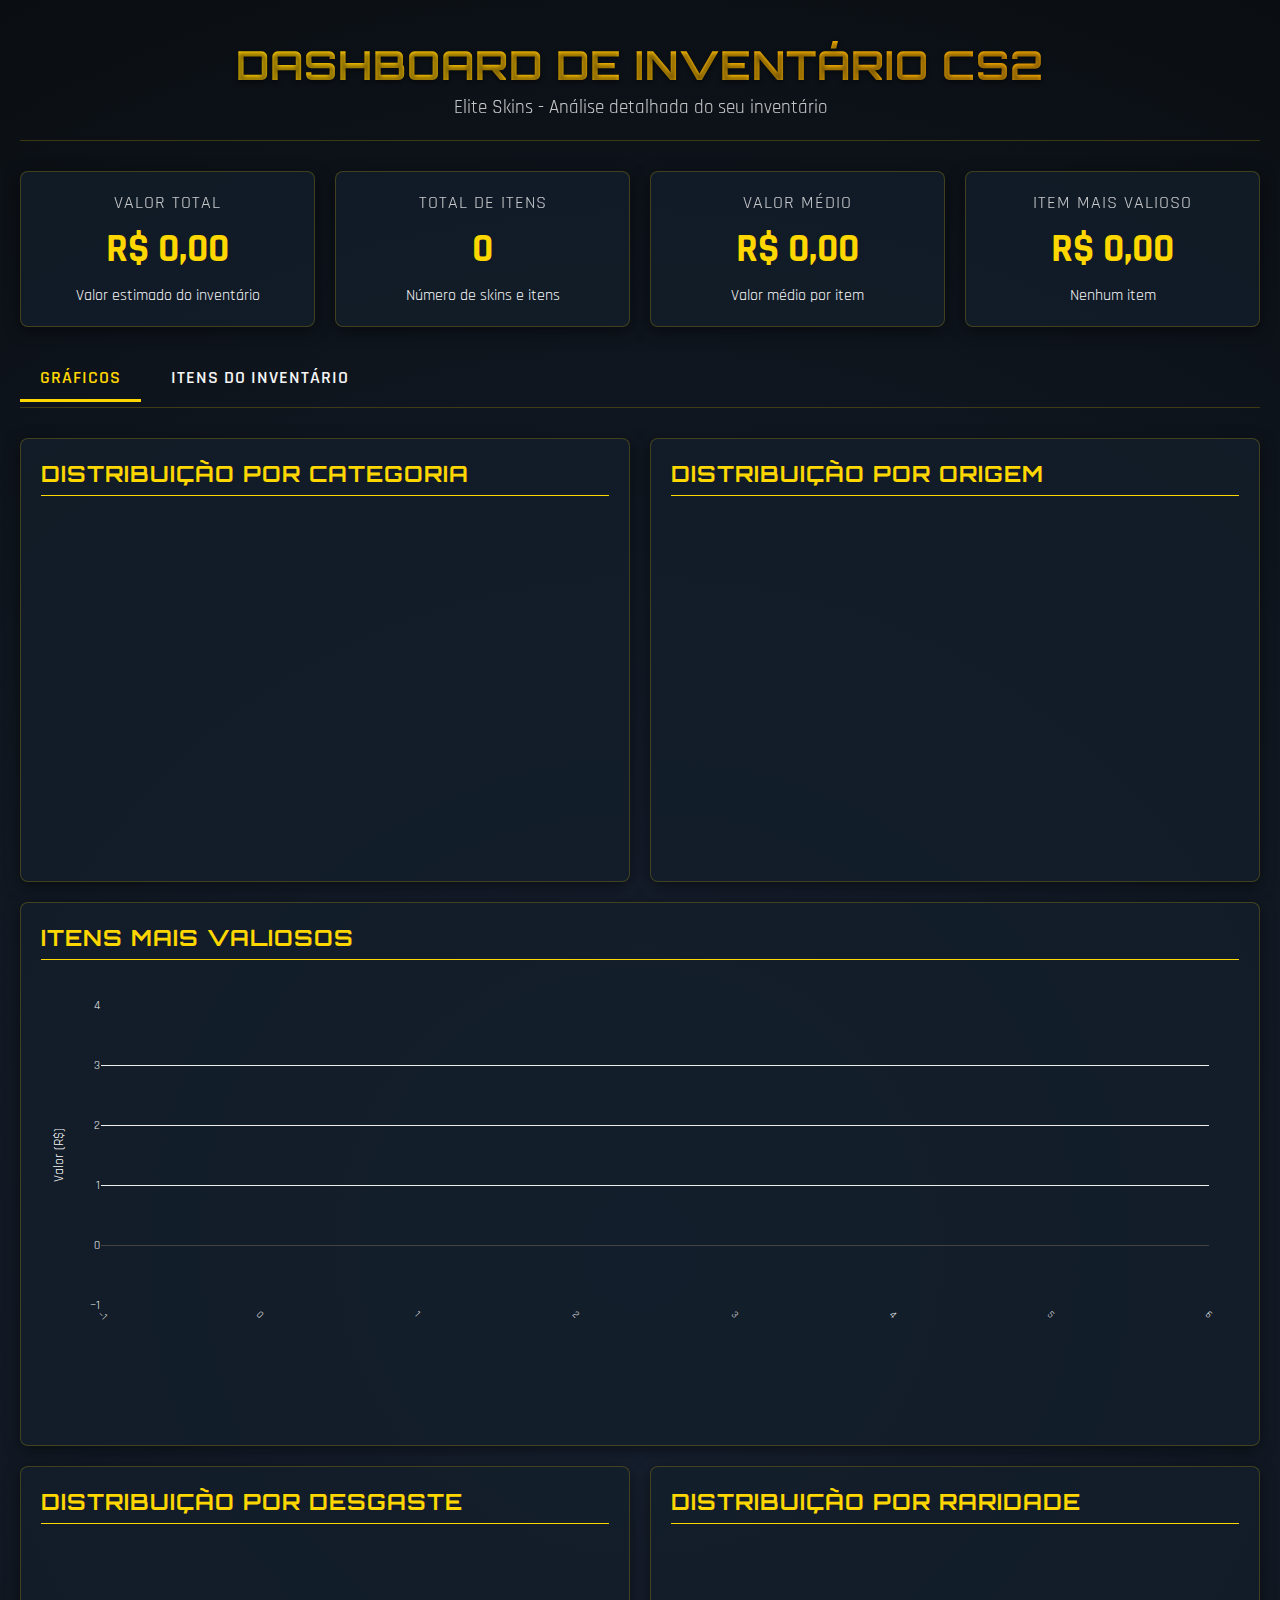
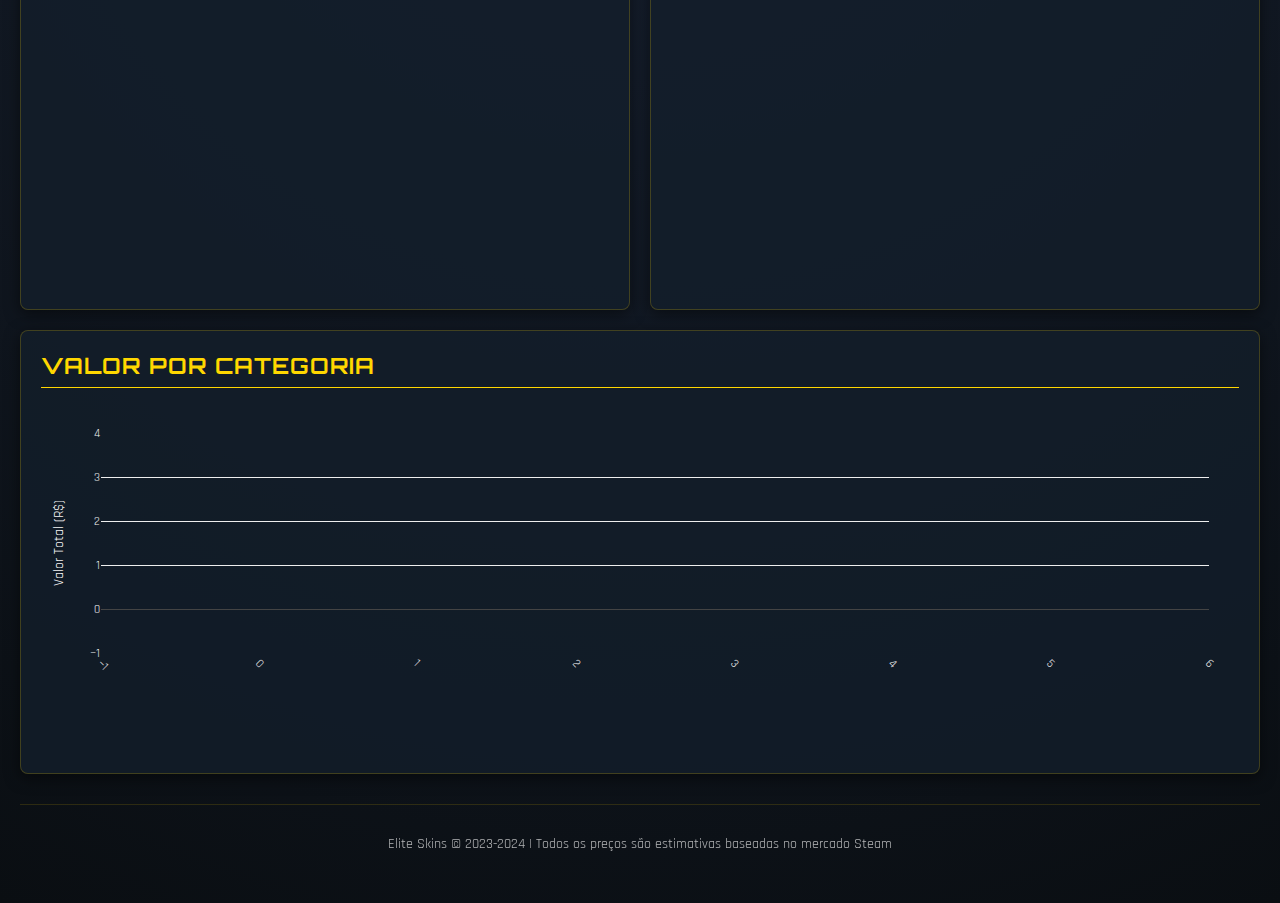
<file: dashboard.html>
<!DOCTYPE html>
<html lang="pt-BR">
<head>
  <meta charset="UTF-8">
  <meta name="viewport" content="width=device-width, initial-scale=1.0">
  <title>Dashboard de Inventário - Elite Skins</title>
  <script src="https://cdn.plot.ly/plotly-2.26.0.min.js"></script>
  <link href="https://fonts.googleapis.com/css2?family=Rajdhani:wght@400;500;600;700&family=Orbitron:wght@400;500;600;700;800;900&family=Teko:wght@400;500;600;700&display=swap" rel="stylesheet">
  <style>
    :root {
      --cs2-primary-gold: #FFD700;
      --cs2-secondary-blue: #131E2B;
      --cs2-bg-dark: #0A0E12;
      --cs2-text-light: #F5F5F5;
      --cs2-accent-orange: #FF6600;
      --cs2-accent-green: #4B9E2A;
      --cs2-danger-red: #DD3333;
      --cs2-info-blue: #2389DA;
      --cs2-card-bg: rgba(19, 30, 43, 0.8);
      --cs2-card-border: rgba(255, 215, 0, 0.2);
      --cs2-shadow: 0 4px 15px rgba(0, 0, 0, 0.5);
    }
    
    * {
      margin: 0;
      padding: 0;
      box-sizing: border-box;
    }
    
    body { 
      font-family: "Rajdhani", sans-serif; 
      background-color: var(--cs2-bg-dark);
      background-image: radial-gradient(circle at center, #182233 0%, #0A0E12 100%);
      color: var(--cs2-text-light); 
      margin: 0; 
      padding: 0;
      min-height: 100vh;
    }
    
    .container { 
      max-width: 1400px; 
      margin: 0 auto;
      padding: 20px;
    }
    
    h1, h2, h3 { 
      font-family: "Orbitron", sans-serif; 
      color: var(--cs2-primary-gold); 
      text-transform: uppercase;
      letter-spacing: 1px;
      margin-bottom: 15px;
    }
    
    h1 {
      font-size: 2.5rem;
      text-shadow: 0 2px 4px rgba(0,0,0,0.5);
      background: linear-gradient(135deg, #FFD700 0%, #FFA500 100%);
      -webkit-background-clip: text;
      background-clip: text;
      -webkit-text-fill-color: transparent;
      margin-bottom: 5px;
    }
    
    h3 {
      font-size: 1.4rem;
      border-bottom: 1px solid var(--cs2-primary-gold);
      padding-bottom: 8px;
      margin-bottom: 15px;
    }
    
    .header { 
      text-align: center; 
      margin-bottom: 30px;
      padding: 20px 0;
      border-bottom: 1px solid var(--cs2-card-border);
    }
    
    .header p {
      font-size: 1.2rem;
      opacity: 0.8;
      margin-top: 5px;
    }
    
    .summary-stats {
      display: grid;
      grid-template-columns: repeat(4, 1fr);
      gap: 20px;
      margin-bottom: 30px;
    }
    
    .stat-card {
      background: var(--cs2-card-bg);
      border-radius: 8px;
      padding: 20px;
      border: 1px solid var(--cs2-card-border);
      text-align: center;
      box-shadow: var(--cs2-shadow);
      transition: all 0.3s ease;
    }
    
    .stat-card:hover {
      transform: translateY(-5px);
      box-shadow: 0 6px 20px rgba(0, 0, 0, 0.7);
      border-color: var(--cs2-primary-gold);
    }
    
    .stat-value {
      font-size: 2.5rem;
      font-weight: 700;
      color: var(--cs2-primary-gold);
      margin: 10px 0;
    }
    
    .stat-label {
      font-size: 1.1rem;
      text-transform: uppercase;
      letter-spacing: 1px;
      opacity: 0.8;
    }
    
    .dashboard-grid { 
      display: grid; 
      grid-template-columns: repeat(2, 1fr); 
      gap: 20px; 
      margin-bottom: 30px; 
    }
    
    .dashboard-card { 
      background: var(--cs2-card-bg);
      border-radius: 8px; 
      padding: 20px; 
      border: 1px solid var(--cs2-card-border);
      box-shadow: var(--cs2-shadow);
      transition: all 0.3s ease;
      display: flex;
      flex-direction: column;
    }
    
    .dashboard-card:hover {
      box-shadow: 0 6px 20px rgba(0, 0, 0, 0.7);
      border-color: rgba(255, 215, 0, 0.5);
    }
    
    .dashboard-wide { 
      grid-column: span 2; 
    }
    
    .chart-container { 
      width: 100%; 
      height: 350px;
      flex-grow: 1;
    }
    
    .chart-container-large {
      height: 450px;
    }
    
    .footer {
      text-align: center;
      padding: 30px 0;
      margin-top: 30px;
      border-top: 1px solid var(--cs2-card-border);
      font-size: 0.9rem;
      opacity: 0.7;
    }
    
    /* Tabs para alternar entre visualizações */
    .view-tabs {
      display: flex;
      margin-bottom: 30px;
      border-bottom: 1px solid var(--cs2-card-border);
      padding-bottom: 5px;
    }
    
    .view-tab {
      padding: 10px 20px;
      margin-right: 10px;
      background: none;
      border: none;
      color: var(--cs2-text-light);
      font-family: 'Rajdhani', sans-serif;
      font-size: 1.1rem;
      font-weight: 600;
      cursor: pointer;
      border-bottom: 3px solid transparent;
      transition: all 0.3s ease;
      text-transform: uppercase;
      letter-spacing: 1px;
    }
    
    .view-tab.active {
      color: var(--cs2-primary-gold);
      border-bottom: 3px solid var(--cs2-primary-gold);
    }
    
    .view-tab:hover {
      color: var(--cs2-primary-gold);
    }
    
    .view-content {
      display: none;
    }
    
    .view-content.active {
      display: block;
      animation: fadeIn 0.5s ease-in-out;
    }
    
    @keyframes fadeIn {
      0% { opacity: 0; }
      100% { opacity: 1; }
    }
    
    /* Estilo para os cards de skins */
    .skins-controls {
      display: flex;
      justify-content: space-between;
      align-items: center;
      margin-bottom: 20px;
      flex-wrap: wrap;
      gap: 10px;
    }
    
    .search-filter {
      display: flex;
      gap: 10px;
      flex-wrap: wrap;
    }
    
    .search-input {
      padding: 8px 15px;
      border-radius: 4px;
      border: 1px solid var(--cs2-card-border);
      background: rgba(10,14,18,0.7);
      color: var(--cs2-text-light);
      font-family: 'Rajdhani', sans-serif;
      width: 200px;
    }
    
    .filter-select {
      padding: 8px 15px;
      border-radius: 4px;
      border: 1px solid var(--cs2-card-border);
      background: rgba(10,14,18,0.7);
      color: var(--cs2-text-light);
      font-family: 'Rajdhani', sans-serif;
    }
    
    .sort-controls {
      display: flex;
      gap: 10px;
    }
    
    .sort-button {
      padding: 8px 15px;
      border-radius: 4px;
      background: linear-gradient(135deg, var(--cs2-secondary-blue) 0%, rgba(10,14,18,0.8) 100%);
      border: 1px solid var(--cs2-card-border);
      color: var(--cs2-text-light);
      font-family: 'Rajdhani', sans-serif;
      cursor: pointer;
      transition: all 0.3s ease;
      font-weight: 600;
    }
    
    .sort-button:hover {
      background: linear-gradient(135deg, var(--cs2-primary-gold) 0%, var(--cs2-accent-orange) 100%);
      color: var(--cs2-bg-dark);
      border-color: transparent;
    }
    
    .skins-grid {
      display: grid;
      grid-template-columns: repeat(auto-fill, minmax(250px, 1fr));
      gap: 20px;
    }
    
    .skin-card {
      background: var(--cs2-card-bg);
      border-radius: 8px;
      border: 1px solid var(--cs2-card-border);
      overflow: hidden;
      box-shadow: var(--cs2-shadow);
      transition: all 0.3s ease;
    }
    
    .skin-card:hover {
      transform: translateY(-5px);
      box-shadow: 0 6px 20px rgba(0, 0, 0, 0.7);
      border-color: var(--cs2-primary-gold);
    }
    
    .skin-img {
      width: 100%;
      height: 150px;
      object-fit: contain;
      background: rgba(10,14,18,0.7);
      padding: 10px;
    }
    
    .skin-placeholder {
      width: 100%;
      height: 150px;
      display: flex;
      align-items: center;
      justify-content: center;
      background: rgba(10,14,18,0.7);
      color: var(--cs2-text-light);
      opacity: 0.6;
      font-size: 0.9rem;
    }
    
    .skin-details {
      padding: 15px;
    }
    
    .skin-name {
      font-weight: 700;
      font-size: 1.1rem;
      margin-bottom: 8px;
      color: var(--cs2-text-light);
      height: 42px;
      overflow: hidden;
      display: -webkit-box;
      -webkit-line-clamp: 2;
      -webkit-box-orient: vertical;
    }
    
    .skin-exterior {
      display: inline-block;
      font-size: 0.8rem;
      padding: 2px 8px;
      margin-bottom: 10px;
      border-radius: 4px;
      background: rgba(255,215,0,0.1);
      color: var(--cs2-text-light);
    }
    
    .skin-price {
      font-size: 1.3rem;
      font-weight: 700;
      color: var(--cs2-primary-gold);
      margin-top: 10px;
    }
    
    .skin-quantity {
      display: inline-block;
      font-size: 0.9rem;
      padding: 2px 8px;
      margin-top: 5px;
      border-radius: 4px;
      background: rgba(75,158,42,0.2);
      color: var(--cs2-accent-green);
    }
    
    .skin-meta {
      display: flex;
      justify-content: space-between;
      align-items: center;
      margin-top: 10px;
    }
    
    .skin-source {
      font-size: 0.8rem;
      opacity: 0.7;
    }
    
    /* Badges para raridade */
    .rarity-badge {
      display: inline-block;
      width: 12px;
      height: 12px;
      border-radius: 50%;
      margin-right: 5px;
      vertical-align: middle;
    }
    
    @media (max-width: 1200px) {
      .summary-stats {
        grid-template-columns: repeat(2, 1fr);
      }
    }
    
    @media (max-width: 768px) {
      .dashboard-grid { 
        grid-template-columns: 1fr; 
      }
      
      .dashboard-wide { 
        grid-column: span 1; 
      }
      
      .summary-stats {
        grid-template-columns: 1fr;
      }
      
      .chart-container,
      .chart-container-large {
        height: 300px;
      }
      
      .skins-grid {
        grid-template-columns: repeat(auto-fill, minmax(220px, 1fr));
      }
      
      .skins-controls {
        flex-direction: column;
        align-items: stretch;
      }
      
      .search-filter, .sort-controls {
        width: 100%;
      }
    }
  </style>
</head>
<body>
  <div class="container">
    <div class="header">
      <h1>Dashboard de Inventário CS2</h1>
      <p>Elite Skins - Análise detalhada do seu inventário</p>
    </div>
    
    <div class="summary-stats">
      <div class="stat-card">
        <div class="stat-label">Valor Total</div>
        <div class="stat-value" id="total-value">R$ 0,00</div>
        <div class="stat-desc">Valor estimado do inventário</div>
      </div>
      
      <div class="stat-card">
        <div class="stat-label">Total de Itens</div>
        <div class="stat-value" id="total-items">0</div>
        <div class="stat-desc">Número de skins e itens</div>
      </div>
      
      <div class="stat-card">
        <div class="stat-label">Valor Médio</div>
        <div class="stat-value" id="avg-value">R$ 0,00</div>
        <div class="stat-desc">Valor médio por item</div>
      </div>
      
      <div class="stat-card">
        <div class="stat-label">Item mais valioso</div>
        <div class="stat-value" id="max-value">R$ 0,00</div>
        <div class="stat-desc" id="max-item-name">Nenhum item</div>
      </div>
    </div>
    
    <!-- Tabs para alternar entre visualizações -->
    <div class="view-tabs">
      <button class="view-tab active" data-tab="charts">Gráficos</button>
      <button class="view-tab" data-tab="items">Itens do Inventário</button>
    </div>
    
    <!-- Visualização 1: Gráficos -->
    <div id="charts-view" class="view-content active">
      <div class="dashboard-grid">
        <div class="dashboard-card">
          <h3>Distribuição por Categoria</h3>
          <div id="category-chart" class="chart-container"></div>
        </div>
        
        <div class="dashboard-card">
          <h3>Distribuição por Origem</h3>
          <div id="source-chart" class="chart-container"></div>
        </div>
        
        <div class="dashboard-card dashboard-wide">
          <h3>Itens Mais Valiosos</h3>
          <div id="top-items-chart" class="chart-container chart-container-large"></div>
        </div>
        
        <div class="dashboard-card">
          <h3>Distribuição por Desgaste</h3>
          <div id="wear-chart" class="chart-container"></div>
        </div>
        
        <div class="dashboard-card">
          <h3>Distribuição por Raridade</h3>
          <div id="rarity-chart" class="chart-container"></div>
        </div>
        
        <div class="dashboard-card dashboard-wide">
          <h3>Valor por Categoria</h3>
          <div id="category-value-chart" class="chart-container"></div>
        </div>
      </div>
    </div>
    
    <!-- Visualização 2: Cards de Itens -->
    <div id="items-view" class="view-content">
      <div class="skins-controls">
        <div class="search-filter">
          <input type="text" id="search-input" class="search-input" placeholder="Buscar por nome...">
          <select id="category-filter" class="filter-select">
            <option value="">Todas categorias</option>
          </select>
          <select id="exterior-filter" class="filter-select">
            <option value="">Todos desgastes</option>
          </select>
        </div>
        <div class="sort-controls">
          <button id="sort-price-desc" class="sort-button">Preço ↓</button>
          <button id="sort-price-asc" class="sort-button">Preço ↑</button>
          <button id="sort-name" class="sort-button">Nome</button>
        </div>
      </div>
      
      <div id="skins-grid" class="skins-grid">
        <!-- Cards de skins serão gerados dinamicamente aqui -->
      </div>
    </div>
    
    <div class="footer">
      Elite Skins © 2023-2024 | Todos os preços são estimativas baseadas no mercado Steam
    </div>
  </div>

  <script>
    // Os dados do inventário serão recebidos via localStorage
    const inventoryData = JSON.parse(localStorage.getItem('inventoryData')) || {items: []};
    
    // Cores para gráficos
    const cs2Colors = ["#FFD700", "#FF6600", "#4B9E2A", "#2389DA", "#DD3333", "#8847ff", "#00B3E6", 
                       "#E6B333", "#3366E6", "#B34D4D", "#80B300", "#E6B3B3", "#6680B3", "#66991A"];
    
    // Mapeamento de raridade para cores
    const rarityColors = {
      'Consumer Grade': '#b0c3d9',
      'Industrial Grade': '#5e98d9',
      'Mil-Spec Grade': '#4b69ff',
      'Restricted': '#8847ff',
      'Classified': '#d32ce6',
      'Covert': '#eb4b4b',
      'Knife': '#caab05',
      'Extraordinary': '#caab05',
      'Contraband': '#e4ae39'
    };
    
    // Formatar valores monetários
    function formatCurrency(value) {
      return new Intl.NumberFormat('pt-BR', { 
        style: 'currency', 
        currency: 'BRL' 
      }).format(value);
    }
    
    // Truncar textos longos para os gráficos
    function truncateText(text, maxLength = 20) {
      if (!text) return "N/A";
      if (text.length <= maxLength) return text;
      return text.substring(0, maxLength - 3) + '...';
    }
    
    // Alternar entre visualizações
    function setupTabs() {
      const tabs = document.querySelectorAll('.view-tab');
      
      tabs.forEach(tab => {
        tab.addEventListener('click', () => {
          // Remover classe active de todas as tabs
          tabs.forEach(t => t.classList.remove('active'));
          
          // Adicionar classe active na tab clicada
          tab.classList.add('active');
          
          // Buscar o conteúdo correspondente
          const tabId = tab.getAttribute('data-tab');
          
          // Remover classe active de todos os conteúdos
          document.querySelectorAll('.view-content').forEach(content => {
            content.classList.remove('active');
          });
          
          // Adicionar classe active no conteúdo correspondente
          document.getElementById(`${tabId}-view`).classList.add('active');
        });
      });
    }
    
    // Gerar cards de skins
    function renderSkinCards(items) {
      const skinsGrid = document.getElementById('skins-grid');
      skinsGrid.innerHTML = '';
      
      if (!items || items.length === 0) {
        skinsGrid.innerHTML = '<p style="grid-column: 1/-1; text-align: center; padding: 50px 0;">Nenhum item encontrado</p>';
        return;
      }
      
      items.forEach(item => {
        const rarityColor = rarityColors[item.rarity] || '#FFD700';
        const card = document.createElement('div');
        card.className = 'skin-card';
        card.style.borderLeft = `3px solid ${rarityColor}`;
        
        // Placeholder para imagem (normalmente usaríamos a imagem da skin)
        const imageContent = item.image_url 
          ? `<img src="${item.image_url}" alt="${item.name}" class="skin-img">`
          : `<div class="skin-placeholder">Imagem não disponível</div>`;
        
        card.innerHTML = `
          ${imageContent}
          <div class="skin-details">
            <div class="skin-name">
              <span class="rarity-badge" style="background-color: ${rarityColor}"></span>
              ${item.name || 'Nome desconhecido'}
            </div>
            <span class="skin-exterior">${item.exterior || 'Sem desgaste'}</span>
            <div class="skin-meta">
              <span class="skin-source">${item.source === 'storage_unit' ? 'Unidade de Armazenamento' : 'Inventário'}</span>
              ${item.quantity > 1 ? `<span class="skin-quantity">x${item.quantity}</span>` : ''}
            </div>
            <div class="skin-price">${formatCurrency(item.price || 0)}</div>
          </div>
        `;
        
        skinsGrid.appendChild(card);
      });
    }
    
    // Configurar filtros e ordenação
    function setupFilters() {
      // Preencher filtros com valores únicos
      const categories = new Set();
      const exteriors = new Set();
      
      inventoryData.items.forEach(item => {
        if (item.category) categories.add(item.category);
        if (item.exterior) exteriors.add(item.exterior);
      });
      
      // Preencher select de categorias
      const categoryFilter = document.getElementById('category-filter');
      categories.forEach(category => {
        const option = document.createElement('option');
        option.value = category;
        option.textContent = category;
        categoryFilter.appendChild(option);
      });
      
      // Preencher select de exteriors
      const exteriorFilter = document.getElementById('exterior-filter');
      exteriors.forEach(exterior => {
        const option = document.createElement('option');
        option.value = exterior;
        option.textContent = exterior;
        exteriorFilter.appendChild(option);
      });
      
      // Configurar eventos de filtro
      function applyFilters() {
        const searchTerm = document.getElementById('search-input').value.toLowerCase();
        const categoryValue = document.getElementById('category-filter').value;
        const exteriorValue = document.getElementById('exterior-filter').value;
        
        // Filtrar itens
        let filteredItems = [...inventoryData.items];
        
        if (searchTerm) {
          filteredItems = filteredItems.filter(item => 
            (item.name && item.name.toLowerCase().includes(searchTerm))
          );
        }
        
        if (categoryValue) {
          filteredItems = filteredItems.filter(item => item.category === categoryValue);
        }
        
        if (exteriorValue) {
          filteredItems = filteredItems.filter(item => item.exterior === exteriorValue);
        }
        
        // Renderizar itens filtrados
        renderSkinCards(filteredItems);
      }
      
      // Adicionar listeners
      document.getElementById('search-input').addEventListener('input', applyFilters);
      document.getElementById('category-filter').addEventListener('change', applyFilters);
      document.getElementById('exterior-filter').addEventListener('change', applyFilters);
      
      // Botões de ordenação
      document.getElementById('sort-price-desc').addEventListener('click', () => {
        const items = [...document.querySelectorAll('#skins-grid .skin-card')];
        const container = document.getElementById('skins-grid');
        
        const sorted = [...inventoryData.items].sort((a, b) => (b.price || 0) - (a.price || 0));
        renderSkinCards(sorted);
      });
      
      document.getElementById('sort-price-asc').addEventListener('click', () => {
        const sorted = [...inventoryData.items].sort((a, b) => (a.price || 0) - (b.price || 0));
        renderSkinCards(sorted);
      });
      
      document.getElementById('sort-name').addEventListener('click', () => {
        const sorted = [...inventoryData.items].sort((a, b) => {
          const nameA = (a.name || '').toUpperCase();
          const nameB = (b.name || '').toUpperCase();
          return nameA.localeCompare(nameB);
        });
        renderSkinCards(sorted);
      });
    }
    
    document.addEventListener("DOMContentLoaded", function() {
      // Preencher estatísticas resumidas
      const totalValue = inventoryData.items.reduce((sum, item) => sum + (item.price || 0) * (item.quantity || 1), 0);
      const totalItems = inventoryData.items.length;
      const avgValue = totalItems > 0 ? totalValue / totalItems : 0;
      
      // Encontrar item mais valioso
      let maxItem = {price: 0, name: "Nenhum item"};
      if (inventoryData.items.length > 0) {
        maxItem = inventoryData.items.reduce((max, item) => 
          (item.price > max.price) ? item : max, {price: 0, name: "Nenhum item"});
      }
      
      document.getElementById('total-value').textContent = formatCurrency(totalValue);
      document.getElementById('total-items').textContent = totalItems;
      document.getElementById('avg-value').textContent = formatCurrency(avgValue);
      document.getElementById('max-value').textContent = formatCurrency(maxItem.price || 0);
      document.getElementById('max-item-name').textContent = truncateText(maxItem.name || "Nenhum item");
      
      // Configurações comuns para todos os gráficos
      const chartConfig = {
        responsive: true,
        displayModeBar: false,
        staticPlot: false,
        hovermode: 'closest',
        font: {family: '"Rajdhani", sans-serif', color: "#F5F5F5"},
        hoverlabel: {bgcolor: "#131E2B", font: {family: '"Rajdhani", sans-serif', size: 14}}
      };
      
      // Categorias
      const categories = {};
      inventoryData.items.forEach(item => {
        const category = item.category || "Outros";
        if (!categories[category]) categories[category] = 0;
        categories[category] += (item.price || 0) * (item.quantity || 1);
      });
      
      Plotly.newPlot("category-chart", [{
        type: "pie",
        labels: Object.keys(categories),
        values: Object.values(categories),
        hole: 0.4,
        textinfo: "label+percent",
        insidetextorientation: "radial",
        marker: {colors: cs2Colors},
        hovertemplate: '%{label}: %{value:.2f} (%{percent})<extra></extra>'
      }], {
        ...chartConfig,
        paper_bgcolor: "rgba(0,0,0,0)", 
        plot_bgcolor: "rgba(0,0,0,0)"
      });
      
      // Origem
      const sources = {"Inventário": 0, "Unidade de Armazenamento": 0};
      inventoryData.items.forEach(item => {
        const source = item.source === "storage_unit" ? "Unidade de Armazenamento" : "Inventário";
        sources[source] += (item.price || 0) * (item.quantity || 1);
      });
      
      Plotly.newPlot("source-chart", [{
        type: "pie",
        labels: Object.keys(sources),
        values: Object.values(sources),
        hole: 0.4,
        textinfo: "label+percent",
        insidetextorientation: "radial",
        marker: {colors: ["#FFD700", "#2389DA"]},
        hovertemplate: '%{label}: %{value:.2f} (%{percent})<extra></extra>'
      }], {
        ...chartConfig,
        paper_bgcolor: "rgba(0,0,0,0)", 
        plot_bgcolor: "rgba(0,0,0,0)"
      });
      
      // Itens mais valiosos - Aumentamos para 15 itens
      const topItems = [...inventoryData.items]
        .sort((a, b) => (b.price || 0) - (a.price || 0))
        .slice(0, 15);
      
      // Truncar nomes longos para melhor visualização
      const topItemNames = topItems.map(item => truncateText(item.name, 25));
      
      Plotly.newPlot("top-items-chart", [{
        type: "bar",
        x: topItemNames,
        y: topItems.map(item => item.price || 0),
        marker: {
          color: topItems.map((_, i) => cs2Colors[i % cs2Colors.length]),
          line: {width: 1, color: 'rgba(0,0,0,0.3)'}
        },
        hovertemplate: '%{x}<br>Valor: %{y:.2f}<extra></extra>'
      }], {
        ...chartConfig,
        paper_bgcolor: "rgba(0,0,0,0)",
        plot_bgcolor: "rgba(0,0,0,0)",
        margin: {b: 120, l: 60, r: 30, t: 30},
        xaxis: {
          tickangle: 45,
          automargin: true,
          tickfont: {size: 10}
        },
        yaxis: {
          title: 'Valor (R$)',
          automargin: true
        }
      });
      
      // Desgaste
      const wearTypes = {};
      inventoryData.items.forEach(item => {
        const wear = item.exterior || "Sem Desgaste";
        wearTypes[wear] = (wearTypes[wear] || 0) + 1;
      });
      
      Plotly.newPlot("wear-chart", [{
        type: "pie",
        labels: Object.keys(wearTypes),
        values: Object.values(wearTypes),
        hole: 0.4,
        textinfo: "label+percent",
        insidetextorientation: "radial",
        marker: {colors: cs2Colors},
        hovertemplate: '%{label}: %{value} itens (%{percent})<extra></extra>'
      }], {
        ...chartConfig,
        paper_bgcolor: "rgba(0,0,0,0)", 
        plot_bgcolor: "rgba(0,0,0,0)"
      });
      
      // Raridade
      const rarityTypes = {};
      inventoryData.items.forEach(item => {
        const rarity = item.rarity || "Normal";
        rarityTypes[rarity] = (rarityTypes[rarity] || 0) + 1;
      });
      
      Plotly.newPlot("rarity-chart", [{
        type: "pie",
        labels: Object.keys(rarityTypes),
        values: Object.values(rarityTypes),
        hole: 0.4,
        textinfo: "label+percent",
        insidetextorientation: "radial",
        marker: {colors: cs2Colors},
        hovertemplate: '%{label}: %{value} itens (%{percent})<extra></extra>'
      }], {
        ...chartConfig,
        paper_bgcolor: "rgba(0,0,0,0)", 
        plot_bgcolor: "rgba(0,0,0,0)"
      });
      
      // Valor por Categoria (Novo gráfico)
      const categoryValues = Object.entries(categories)
        .sort((a, b) => b[1] - a[1]) // Ordenar por valor decrescente
        .slice(0, 10); // Pegar as 10 principais categorias
      
      Plotly.newPlot("category-value-chart", [{
        type: "bar",
        x: categoryValues.map(item => item[0]),
        y: categoryValues.map(item => item[1]),
        marker: {
          color: categoryValues.map((_, i) => cs2Colors[i % cs2Colors.length]),
          line: {width: 1, color: 'rgba(0,0,0,0.3)'}
        },
        hovertemplate: '%{x}<br>Valor Total: %{y:.2f}<extra></extra>'
      }], {
        ...chartConfig,
        paper_bgcolor: "rgba(0,0,0,0)",
        plot_bgcolor: "rgba(0,0,0,0)",
        margin: {b: 100, l: 60, r: 30, t: 30},
        xaxis: {
          tickangle: 45,
          automargin: true
        },
        yaxis: {
          title: 'Valor Total (R$)',
          automargin: true
        }
      });
      
      // Setup para visualização de cards
      setupTabs();
      
      // Renderizar cards de skins para a tab de itens
      renderSkinCards(inventoryData.items);
      
      // Configurar filtros e ordenação
      setupFilters();
    });
  </script>
</body>
</html>
</file>
<file: index.css>
/* --------------------------------------- */
/* ----- Basic Setup ----- */
/* --------------------------------------- */

@font-face {
    font-family: 'Hk Grotesk';
    font-style: normal;
    font-weight: 400;
    src: url('./fonts/HKGrotesk-Regular.woff') format('woff');
}

@font-face {
    font-family: 'Jost';
    font-style: normal;
    font-weight: 400;
    src: url('./fonts/Jost-Regular.ttf') format('woff');
}

* {
    margin: 0;
    padding: 0;
    box-sizing: inherit;
}

.aviso-verde {
  background: rgba(67,160,71,0.09);
  color: #43a047;
  border: 1px solid #43a047;
  border-radius: 8px;
  padding: 0.65rem 1.1rem;
  margin-bottom: 1.1rem;
  font-size: 1.07rem;
  display: flex;
  align-items: center;
  gap: 0.7em;
  font-family: 'Jost', sans-serif;
  font-weight: 500;
  animation: fadeInAviso 0.6s;
}


:root {
    --font-size-small: 1.8rem;
    --font-size-normal: 2.2rem;
    --font-size-medium: 2.8rem;
    --font-size-medium-1: 3.6rem;
    --font-size-large: 5.5rem;
    --font-size-huge: 7.5rem;
    --font-stack: 'Hk Grotesk', sans-serif;

    --line-height-normal: 1.7;
    --line-height-small: 1.2;

    --black: #000;
    --pink: #D50032;
    --white: #f0e9f2;
    --white-1: #e5e5e6da;


    --container-max-width: 1180px;
    --container-normal-width: 800px;
    --container-medium-width: 700px; 
    --container-small-width: 500px;

    --gutter-huge: 12rem;
    --gutter-medium: 6rem;
    --gutter-normal: 3rem;
    --gutter-small-1: 2.5rem;
    --gutter-small: 2rem;

    --border-light: 1px solid rgb(36, 35, 35);
}

html {
    font-size: 62.5%; /* (16/10)*100 = 62.5% => 1rem = 10px */
    box-sizing: border-box;
    scroll-behavior: smooth;
}

@media(max-width: 1000px) {
    html {
        font-size: 52%;
    }
}

body {
    font-size: var(--font-size-small);
    font-family: var(--font-stack);
    font-weight: 400;
    color: var(--white-1);
    line-height: var(--line-height-normal);
    overflow-x: hidden;
}

.row {
    max-width: var(--container-max-width);
    margin: 0 auto;
}

@media(max-width: 1340px) {
    .row {
        max-width: 1100px;
    }
}

@media(max-width: 1240px) {
    .row {
        padding: 0 var(--gutter-medium);
    }
}

@media(max-width: 600px) {
    .row {
        padding: 0 var(--gutter-normal);
    }
}

@media(max-width: 600px) {
    .row {
        padding: 0 var(--gutter-small);
    }
}

section {
    padding: var(--gutter-huge) 0;
    border-bottom: var(--border-light);
}

img {
    object-fit: contain;
    max-width: 100%;
}

/* --------------------------------------- */
/* ----- Headlines and Paragraphs ----- */
/* --------------------------------------- */

h1,
h2,
h3 {
    font-family: 'Jost', sans-serif;
    font-weight: 400;
    line-height: var(--line-height-small);
    color: var(--white);
}

.heading-primary {
    line-height: 1;
    font-size: var(--font-size-huge);
    font-weight: 400;
}

@media(max-width: 900px) {
    .heading-primary {
        font-size: 6.5rem;
    }
}

h2 {
    font-size: var(--font-size-large);
    margin-bottom: var(--gutter-medium);
}

h2::after {
    content: '';
    display: block;
    height: 2px;
    width: 10rem;
    background: var(--cs2-gradient-gold);
    margin: var(--gutter-small) 0;
}

h3 {
    font-size: var(--font-size-medium-1);
    margin-bottom: var(--gutter-small);
}

@media(max-width: 500px) {
    .heading-primary {
        font-size: var(--font-size-large);
    }

    h2 {
        font-size: var(--font-size-medium-1);
    }

    h3 {
        font-size: var(--font-size-medium);
    }
}

p {
    margin: var(--gutter-small-1) 0;
}

@media(max-width: 900px) {
    p { 
        max-width: var(--container-small-width);
    }
}

.home {
    position: fixed;
    bottom: 20px;
    left: 20px;
    width: 50px;
    height: 50px;
    border-radius: 50%;
    background: var(--cs2-gradient-gold);
    border: none;
    cursor: pointer;
    z-index: 9999;
    box-shadow: 0 4px 6px rgba(0, 0, 0, 0.1);
    transition: all 0.3s ease;
}

.home img {
    width: 24px;
    height: 24px;
    margin: 13px;
    transition: filter 0.3s ease;
}

.home:hover {
    background-color: transparent;
    border: 1px solid var(--pink);
    box-shadow: 0 4px 6px rgba(0, 0, 0, 0.1);
}

.home:hover img {
    filter: brightness(1.2);
}

.home:active {
    transform: scale(0.95);
    border: 1px solid var(--pink);
}

/* --------------------------------------- */
/* ----- Buttons and Links ----- */
/* --------------------------------------- */

a {
    color: var(--white);
    font-weight: 400;
    font-family: 'Jost', sans-serif;
    transition: all .2s;
    outline: 2px solid transparent;
}

::-moz-focus-inner {
    border: 0;
}

button:focus,
a:focus {
    outline: 2px solid var(--pink);
}

body:not(.user-is-tabbing) button:focus,
body:not(.user-is-tabbing) a:focus {
    outline: none;
}

.link:hover {
    color: var(--cs2-accent-orange);
}

.btn {
    position: relative;
    display: inline-block;
    padding: 1rem 4.2rem;
    text-decoration: none;
    color: inherit;
    border: 1px solid var(--cs2-primary-gold);
    font-weight: 400;
}

.btn:focus {
    outline: none;
}

.btn::after {
    content: '';
    display: block;
    position: absolute;
    top: 0;
    left: 0;
    right: 100%;
    background: var(--white);
    height: 100%;
    z-index: -1;
    transition: all 0.2s cubic-bezier(1, 0.68, 0.16, 0.9);
}

.btn:hover::after,
.btn:focus::after {
    right: 0;
    background: var(--cs2-gradient-gold);
}

.btn--pink {
    background: var(--cs2-gradient-gold);
    transition: all 0.2s;
}

.btn--pink::after {
    display: none;
}

.btn--pink:hover,
.btn--pink:focus {
    background: transparent;
}

.link__text {
    position: relative;
    display: inline-block;
    padding: .6rem;
    color: inherit;
    text-decoration: none;
    border-bottom: 1px solid var(--pink);
}

.link__text::after {
    content: '';
    display: block;
    position: absolute;
    top: 0;
    left: 0;
    right: 100%;
    background: var(--white);
    height: 100%;
    z-index: -1;
    transition: all 0.2s cubic-bezier(1, 0.68, 0.16, 0.9);
}

.link__text:focus {
    outline: none;
}

.link__text:hover::after,
.link__text:focus:after {
    right: 0;
    background: var(--cs2-gradient-gold);
}

.link__text span {
    padding-left: 1rem;
    font-family: sans-serif;
}

/* ----- Back to Top ----- */

.back-to-top {
    position: fixed;
    bottom: 4rem;
    right: 4rem;
    display: flex;
    justify-content: center;
    align-items: center;
    height: 5.5rem;
    width: 5.5rem;
    background: var(--cs2-gradient-gold);
    border-radius: 50%;
    z-index: 10;
    visibility: hidden;
    transition: all .4s;
}

.back-to-top__image {
    height: 70%;
}

@media(max-width: 900px) {
    .back-to-top {
        right: 2rem;
    }
}

@media(max-width: 500px) {
    .back-to-top {
        right: 1rem;
    }
}

/* --------------------------------------- */
/* ----- Navigation ----- */
/* --------------------------------------- */

.nav {
    display: flex;
    justify-content: flex-end;
    padding: var(--gutter-normal) 0;
}

.nav__items {
    display: flex;
    list-style: none;
}

.nav__item:not(:last-child) {
    margin-right: var(--gutter-medium);
}

@media(max-width: 500px) {
    .nav {
        justify-content: center;
    }
}

@media(max-width: 400px) {
    .nav__item:not(:last-child) {
        margin-right: var(--gutter-normal);
    }
}

@media(max-width: 300px) {
    .nav {
        font-size: var(--font-size-small);
    }
}

.nav__link {
    position: relative;
    display: inline-block;
    padding: 1rem 0;
    text-decoration: none;
    color: inherit;
    transition: all .2s;
}

.nav__link::after {
    content: '';
    position: absolute;
    bottom: 0;
    left: 0;
    right: 100%;
    display: inline-block;
    height: 1rem;
    background: var(--white);
    transition: all 0.25s cubic-bezier(1, 0.68, 0.16, 0.9);
}

.nav__link:hover {
    color: var(--cs2-accent-orange);
}

.nav__link:hover::after {
    right: 0;
    height: 2px;
    background: var(--cs2-gradient-gold);
}

/* --------------------------------------- */
/* ----- Header ----- */
/* --------------------------------------- */

.header {
    background: linear-gradient(rgba(0,0,0, .1), rgba(0,0,0, .4)), 
        url('./images/header.jpg');
    height: 100vh;
    background-size: cover;
    background-position: center;
    background-attachment: fixed;
    font-size: var(--font-size-normal);
}

/* Header específico para a página projeto_1.html */
#header {
    background: linear-gradient(rgba(0,0,0, .1), rgba(0,0,0, .4)), 
        url('./images/header2.jpg');
    height: 100vh;
    background-size: cover;
    background-position: center;
    background-attachment: fixed;
    font-size: var(--font-size-normal);
}

.header__text {
    position: absolute;
    top: 50%;
    transform: translateY(-50%);
}

.header__text p {
    margin: 1.5rem 0 3.5rem;
    max-width: var(--container-medium-width);
    font-family: 'Jost', sans-serif;
    font-size: var(--font-size-medium);
}

@media(max-width: 500px) {
    .header {
        text-align: center;
    }

    .header__text p {
        transform: scale(.8);
    }
}

/* --------------------------------------- */
/* ----- Work ----- */
/* --------------------------------------- */

.work__box {
    display: flex;
    align-items: center;
}

@media(max-width: 900px) {
    .work__box {
        align-items: initial;
        flex-direction: column-reverse;
    }
}

.work__box:not(:last-child) {
    margin-bottom: 25rem;
}

@media(max-width: 500px) {
    .work__box:not(:last-child) {
        margin-bottom: 20rem;
    }
}

.work__links {
    display: flex;
    align-items: center;
}

.work__text {
    flex: 0 0 30%;
}

.work__list {
    /* list-style-type: square; */
    list-style-position: inside;
    margin-bottom: var(--gutter-normal);
}

.work__code {
    display: block;
    height: 3rem;
    margin-left: var(--gutter-normal);
    transition: all .3s;
}

.work__code:hover {
    transform: scale(1.2);
}

.work__image-box {
    margin-bottom: var(--gutter-normal);
}

@media(min-width: 901px) {
    .work__image-box {
        flex: 1;
        margin: 0 0 0 10rem;
    }
}

@media(max-width: 900px) {
    .work__code {
        height: 4rem;
    }
}

/* --------------------------------------- */
/* ----- Clients ----- */
/* --------------------------------------- */

.client__logos {
    display: flex;
    justify-content: space-between;
    filter: invert(100%) grayscale(100%) opacity(.8);
}

.client__logo {
    height: 6.5rem;
    max-width: 18rem;
}

@media(max-width: 1240px) {
    .client__logos {
        overflow-x: scroll;
        padding: var(--gutter-normal);
    }

    .client__logo:not(:last-of-type) {
        margin-right: var(--gutter-medium);
    }
}

/* --------------------------------------- */
/* ----- About ----- */
/* --------------------------------------- */

.about__content {
    display: flex;
    flex-direction: row-reverse;
    align-items: center;
}

@media(max-width: 900px) {
    .about__content {
        flex-direction: column-reverse;
        align-items: initial;
    }
}

.about__photo-container {
    margin-bottom: var(--gutter-normal);
}

@media(min-width: 901px) {
    .about__text {
        flex: 0 0 35%;
    }
    
    .about__photo-container {
        flex: 1;
        margin: 0 var(--gutter-huge) 0 0;
    }
}

/* --------------------------------------- */
/* ----- Contact ----- */
/* --------------------------------------- */

.contact__info {
    max-width: var(--container-medium-width);
}

/* --------------------------------------- */
/* ----- Footer ----- */
/* --------------------------------------- */

.footer {
    text-align: center;
    padding: var(--gutter-medium) 0 var(--gutter-normal);
}

.footer__social-links {
    display: flex;
    justify-content: center;
    padding: var(--gutter-normal) 0;
    list-style: none;
}

.footer__social-link-item:not(:last-of-type) {
    margin-right: var(--gutter-small);
}

.footer__social-image {
    height: 4rem;
}

.footer__github-buttons {
    display: flex;
    justify-content: center;
}

.footer__github-buttons iframe {
    height: 2.5rem;
    width: 84px;
    transform: translateY(3px);
}

@media(max-width: 500px) {
    .footer {
        padding: var(--gutter-medium) 0;
    } 
}
</file>
<file: background.css>
/* Estilo para o fundo fixo do site */
body {
  position: relative;
}

body {
  background: url('teste.png') no-repeat center center fixed;
  background-size: cover;
  background-color: var(--cs2-bg-dark); /* fallback se a imagem não carregar */
}
</file>
<file: mobile.css>
/* Elite Skins 2025 - Estilos para dispositivos móveis */

/* Estes estilos só serão aplicados em telas menores que 768px */

/* Fix para viewport em iPhones */
@viewport {
  width: device-width;
  zoom: 1.0;
}

@-ms-viewport {
  width: device-width;
}

@media (max-width: 768px) {
  /* Ajustes no cabeçalho */
  .header {
    height: auto !important;
    min-height: auto !important;
    padding: 5px 0 !important;
  }
  
  .header-inner {
    flex-direction: row;
    flex-wrap: wrap;
    padding: 5px 0;
    justify-content: center;
  }
  
  /* Reduzir tamanho do logo */
  .logo {
    font-size: 20px !important;
    letter-spacing: 1px !important;
    text-align: center;
    width: 100%;
    margin-bottom: 5px;
  }
  
  /* Ajustes no menu de navegação */
  .nav {
    margin: 5px 0;
    width: 100%;
    justify-content: center;
    flex-wrap: wrap;
    gap: 0;
  }
  
  .nav a {
    font-size: 10px !important;
    padding: 2px 4px !important;
    margin: 0 1px !important;
  }
  
  /* Reduzir tamanho de textos em geral */
  p, li, span:not([class="material-icons"]) {
    font-size: 12px !important;
  }
  
  /* Ajustes nos botões */
  .btn {
    padding: 6px 15px !important;
    font-size: 0.9rem !important;
    margin-top: 5px !important;
  }
  
  .header .btn-primary {
    margin: 0 auto;
    display: block;
    width: 80%;
    max-width: 200px;
  }
  
  /* Ajustes nas seções */
  main {
    padding-top: 70px !important;
  }
  
  section {
    padding: 30px 0 !important;
  }
  
  /* Ajustes de tamanho para títulos */
  h1 {
    font-size: 18px !important;
    line-height: 1.1 !important;
  }
  
  h2 {
    font-size: 16px !important;
    margin-bottom: 8px !important;
  }
  
  h3 {
    font-size: 14px !important;
    margin-bottom: 5px !important;
  }
  
  p {
    font-size: 12px !important;
    line-height: 1.3 !important;
    margin: 5px 0 !important;
  }
  
  /* Ajustes específicos para a seção hero */
  .hero {
    padding-top: 40px !important; /* Reduzir o espau00e7amento para compactar o layout */
    padding-bottom: 10px !important;
    min-height: auto !important;
    height: auto !important;
    margin-top: 0 !important;
  }
  
  /* Reorganizar layout do hero completamente para mobile */
  .hero [style*="display:grid"] {
    display: flex !important;
    flex-direction: column !important;
    align-items: center !important;
    text-align: center !important;
  }
  
  /* Mover o texto para depois do efeito brilhante */
  .hero h1 {
    order: 2 !important;
    font-size: 14px !important;
    margin-top: 5px !important;
    text-align: center !important;
    width: 100% !important;
  }
  
  /* Ajustar os botões para dentro do efeito brilhante */
  .hero .btn,
  [id="hero"] .btn {
    display: inline-block !important;
    margin: 3px auto !important;
    width: auto !important;
    min-width: 100px !important;
    max-width: 150px !important;
    text-align: center !important;
    font-size: 8px !important;
    padding: 4px 8px !important;
    visibility: visible !important;
    opacity: 1 !important;
    z-index: 10 !important;
  }
  
  /* Layout customizado para dispositivos mobile */
  @media (max-width: 480px) {
    /* Reorganizar hero completamente */
    .hero [style*="display:grid; grid-template-columns"] {
      display: flex !important;
      flex-direction: column !important;
      gap: 0 !important;
    }
    
    /* Espaço para o efeito brilhante centralizado */
    .hero [style*="position: relative; padding: 30px 0"] {
      order: 1 !important;
      display: flex !important;
      flex-direction: column !important;
      align-items: center !important;
      justify-content: center !important;
      padding: 5px 0 !important;
    }
    
    /* Ajustes para o texto principal */
    .hero h1 {
      order: 3 !important;
      font-size: 12px !important;
      text-align: center !important;
      margin: 5px auto !important;
      line-height: 1.1 !important;
      width: 80% !important;
    }
    
    /* Centralizar e reduzir o texto abaixo do efeito brilhante */
    .hero [style*="line-height: 1.2;"] {
      font-size: 10px !important;
      text-align: center !important;
      line-height: 1.1 !important;
      order: 4 !important;
      margin: 0 auto !important;
      width: 80% !important;
    }
  }
  
  /* Garantir que a primeira seção seja visível logo abaixo do header */
  .hero [style*="position: relative; padding: 30px 0"] {
    padding: 10px 0 !important;
  }
  
  /* Ajustes no grid de cards */
  [style*="grid-template-columns"] {
    grid-template-columns: repeat(2, 1fr) !important;
    gap: 10px !important;
    padding: 10px !important;
  }
  
  /* Ajustes especu00edficos para cards em 'Por que participar' e 'Grupos e ofertas' */
  [id="por-que-participar"] [style*="flex:1 1 250px"],
  [id="ofertas"] [style*="flex:1 1 250px"],
  [style*="flex:1 1 250px"] {
    flex: 0 0 calc(50% - 10px) !important;
    padding: 10px !important;
    margin-bottom: 10px !important;
    min-height: 0 !important;
  }

  /* Ajustes para o container flex que contém os cards */
  [style*="display:flex; flex-wrap:wrap"],
  [style*="display: flex; flex-wrap: wrap"] {
    gap: 10px !important;
    justify-content: space-between !important;
  }
  
  /* Reduzir o tamanho dos u00edcones nos cards */
  [style*="width: 70px; height: 70px"] {
    width: 40px !important;
    height: 40px !important;
    margin-bottom: 5px !important;
  }
  
  /* Reduzir tamanho dos ícones nos cards dos grupos */
  [id="ofertas"] [style*="width:"] span,
  [id="por-que-participar"] [style*="width:"] span,
  [style*="font-size:2rem; color"] {
    font-size: 1.2rem !important;
  }
  
  /* Reduzir u00edcone do leu00e3o no topo e seu efeito brilhante */
  [id="hero"] img,
  [class="hero"] img {
    max-width: 40% !important;
    max-height: 60px !important;
  }
  
  /* Modificar wrapper brilhante para deixa-lo invisivel mas preservar espaço */
  [id="hero"] [style*="radial-gradient"],
  [class="hero"] [style*="radial-gradient"],
  [style*="glow effect"],
  [style*="background: radial-gradient"] {
    opacity: 0 !important; /* Tornar invisível mas manter o espaço */
    background: transparent !important;
    width: 40px !important;
    height: 40px !important;
    max-width: 40px !important;
    max-height: 40px !important;
    margin: 0 auto !important;
    position: relative !important;
    display: flex !important;
    align-items: center !important;
    justify-content: center !important;
  }
  
  /* Simplificar containers mantendo a estrutura */
  [id="hero"] [style*="border: 1px solid rgba(255,215,0,0.3)"],
  [class="hero"] [style*="border: 1px solid rgba(255,215,0,0.3)"],
  [style*="box-shadow: inset 0 0 30px"] {
    border: none !important;
    box-shadow: none !important;
    background: transparent !important;
  }
  
  /* Ajustar o container principal da logo para ser menor mas manter a estrutura */
  [id="hero"] [style*="width: 320px"][style*="height: 320px"],
  [class="hero"] [style*="width: 320px"][style*="height: 320px"],
  [style*="width: 320px"][style*="height: 320px"] {
    background: transparent !important;
    border: none !important;
    box-shadow: none !important;
    width: 100px !important; /* Tamanho reduzido mas suficiente */
    height: 100px !important; /* Tamanho reduzido mas suficiente */
    margin: 10px auto 20px !important; /* Espaço acima e abaixo */
    padding: 0 !important;
    display: flex !important;
    align-items: center !important;
    justify-content: center !important;
  }

  [id="hero"] img,
  [class="hero"] img {
    max-width: 90% !important;
    max-height: 32px !important;
    margin: 0 auto !important;
    display: block !important;
  }
  
  /* Reduzir u00edcone do leu00e3o no footer */
  [style*="height: 35px; margin-right: 10px"] {
    height: 25px !important;
    margin-right: 5px !important;
  }
  
  /* Ajustar fontes nos cards - todos os tu00edtulos extremamente compactos */
  [style*="flex:1 1 250px"] h3,
  [id="como-funciona"] h3,
  [id="como-funciona"] h4,
  [id="faq"] h3 {
    font-size: 8px !important;
    margin-bottom: 1px !important;
    line-height: 1 !important;
    letter-spacing: 0 !important;
    padding: 0 !important;
    word-spacing: -1px !important;
  }
  
  /* Redução específica para títulos na seção 'Grupos e ofertas' */
  [id="ofertas"] h3 {
    font-size: 7px !important;
    margin-bottom: 0 !important;
    line-height: 1 !important;
    padding: 0 !important;
    font-weight: bold !important;
  }

  [id="ofertas"] [style*="text-align:center; margin-bottom:3rem"] h2 {
    font-size: 20px !important;
  }
  
  [style*="flex:1 1 250px"] p {
    font-size: 8px !important;
    line-height: 1.1 !important;
    margin: 2px 0 !important;
  }
  
  /* Textos especialmente pequenos para os cards do grupo ofertas */
  [id="ofertas"] [style*="flex:1 1 250px"] p {
    font-size: 7px !important;
    line-height: 1 !important;
    margin: 1px 0 !important;
  }
  
  /* Ajustes no footer */
  [id="footer"] [style*="display:flex"], 
  [id="footer"] [style*="display: flex"] {
    flex-direction: column !important;
    text-align: center;
  }
  
  [id="footer"] [style*="flex:"] {
    margin-bottom: 20px !important;
  }
  
  /* Ajuste para tamanhos específicos de tela */
  @media (max-width: 480px) {
    .hero [style*="display:grid"], 
    .hero [style*="display: grid"] {
      grid-template-columns: 1fr !important;
    }
    
    /* Manter dois cards por linha mesmo em telas pequenas */
    [style*="grid-template-columns"] {
      grid-template-columns: repeat(2, 1fr) !important;
    }
    
    /* Ajustes adicionais para telas muito pequenas */
    .btn {
      width: 100%;
      margin: 5px 0;
      box-sizing: border-box;
    }
    
    /* Deixar o texto dos cards ainda menor em telas muito pequenas */
    [style*="flex:1 1 250px"] h3 {
      font-size: 12px !important;
    }
    
    [style*="flex:1 1 250px"] p {
      font-size: 10px !important;
    }
  }
  
  /* Ajustes específicos para iPhones e telas muito estreitas */
  @media (max-width: 375px) {
    /* Container principal mais estreito */
    .container {
      width: 95% !important;
      padding: 0 8px !important;
    }
    
    /* Ajuste para o header */
    .logo {
      font-size: 18px !important;
    }
    
    .nav a {
      font-size: 10px !important;
      padding: 2px 3px !important;
      margin: 0 1px !important;
    }
    
    /* Ajustes para títulos */
    h1 {
      font-size: 20px !important;
    }
    
    h2 {
      font-size: 18px !important;
    }
    
    /* Ajustes para cards */
    [id="ofertas"] h3,
    [id="por-que-participar"] h3 {
      font-size: 10px !important;
    }
    
    /* Reduzir mais o padding em cards */
    [style*="flex:1 1 250px"] {
      padding: 8px !important;
    }
    
    /* Ajustes para ícones */
    [style*="width: 70px; height: 70px"] {
      width: 30px !important;
      height: 30px !important;
      margin-bottom: 3px !important;
    }
  }
  
  /* Ajustes especu00edficos para a setu00e7u00e3o FAQ */
  [id="faq"] {
    padding: 20px 0 !important;
  }
  
  /* Centralizar os cards do FAQ */
  [id="faq"] [style*="display:flex"],
  [id="faq"] [style*="display: flex"] {
    display: flex !important;
    flex-direction: column !important;
    align-items: center !important;
    padding: 0 !important;
    margin: 0 !important;
    width: 100% !important;
  }
  
  /* Ajustar cada card do FAQ */
  [id="faq"] [style*="margin-bottom: 20px"],
  [id="faq"] [style*="max-width: 1000px"] {
    width: 100% !important;
    max-width: 100% !important;
    margin: 10px 0 !important;
    left: 0 !important;
    right: 0 !important;
  }
  
  /* Ajustar o padding interno dos cards do FAQ */
  [id="faq"] [style*="padding: 20px"] {
    padding: 15px !important;
  }
  
  /* Ajustar o texto das perguntas no FAQ */
  [id="faq"] [style*="font-weight: bold"] {
    font-size: 14px !important;
    line-height: 1.3 !important;
  }
  
  /* Ajustar o texto das respostas no FAQ */
  [id="faq"] [style*="margin-top: 10px"] {
    font-size: 12px !important;
    line-height: 1.3 !important;
    margin-top: 8px !important;
  }
  
  /* Melhorias na visualização do contador */
  [id="countdown-sorteio"] {
    font-size: 24px !important;
  }
  
  /* Ajustes para o menu mobile */
  .header {
    position: relative;
  }
  
  /* Ajustes para botão de voltar ao topo */
  #btn-voltar-topo {
    bottom: 10px !important;
    right: 10px !important;
    width: 40px !important;
    height: 40px !important;
  }
  
  /* Melhorias na visualização de imagens */
  img {
    max-width: 100% !important;
    height: auto !important;
  }
  
  /* Melhorias nos cards */
  [style*="clip-path: polygon"] {
    clip-path: none !important;
    border-radius: 5px !important;
    border-width: 1px !important;
  }
  
  /* Ajustes nos elementos decorativos dos cards */
  [style*="position: absolute; top: 0; right: 0; width: 40px; height: 40px"],
  [style*="clip-path: polygon(100% 0, 0 0, 100% 100%)"] {
    width: 20px !important;
    height: 20px !important;
  }
  
  /* Reduzir cantos decorativos */
  [style*="position: absolute; top: 0; left: 0; width: 80px; height: 80px; border-top"],
  [style*="position: absolute; bottom: 0; right: 0; width: 80px; height: 80px; border-bottom"] {
    width: 40px !important;
    height: 40px !important;
    border-width: 2px !important;
  }
  
  /* Reduzir divisores e linhas decorativas */
  [style*="width: 100px; height: 4px"],
  [style*="width: 80px; height: 4px"] {
    height: 2px !important;
    width: 50px !important;
  }
  
  /* Ajustes para tabelas ou listas */
  table, ul, ol {
    width: 100% !important;
    font-size: 14px !important;
  }
}
</file>
